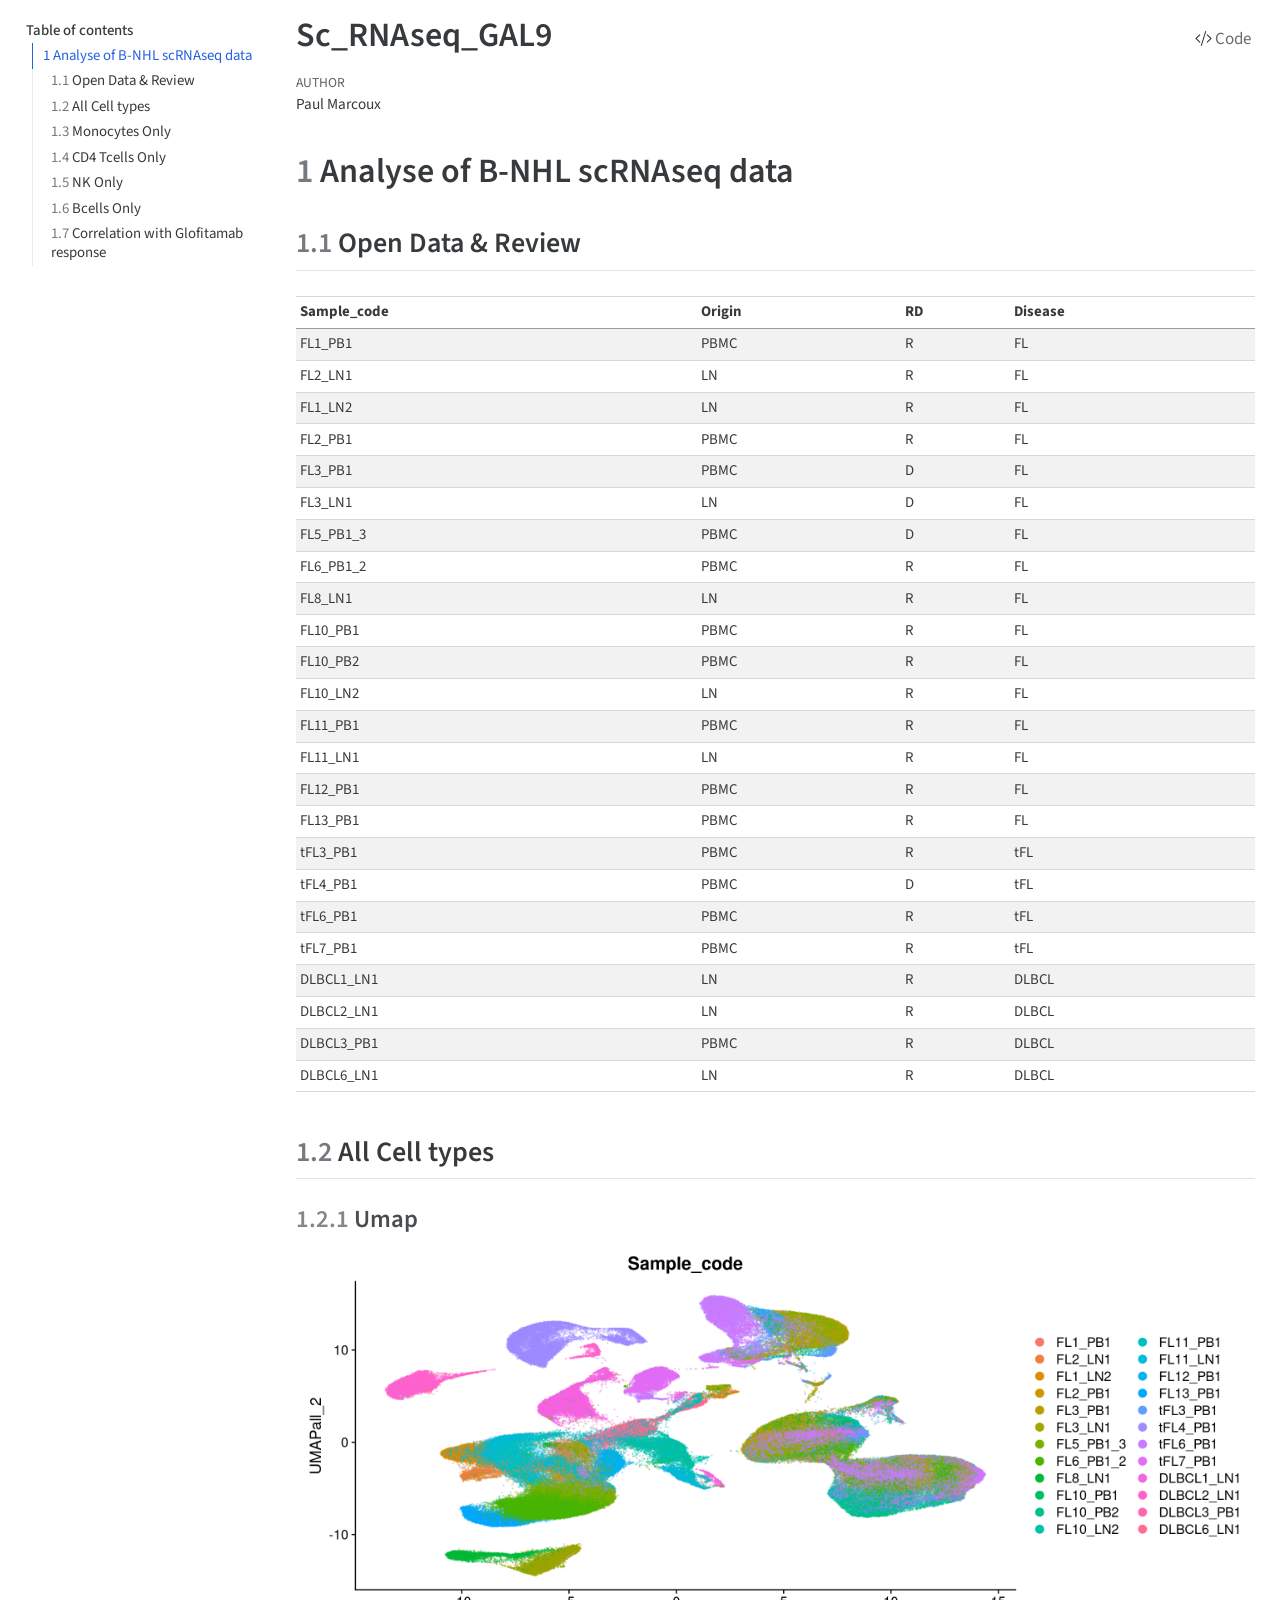
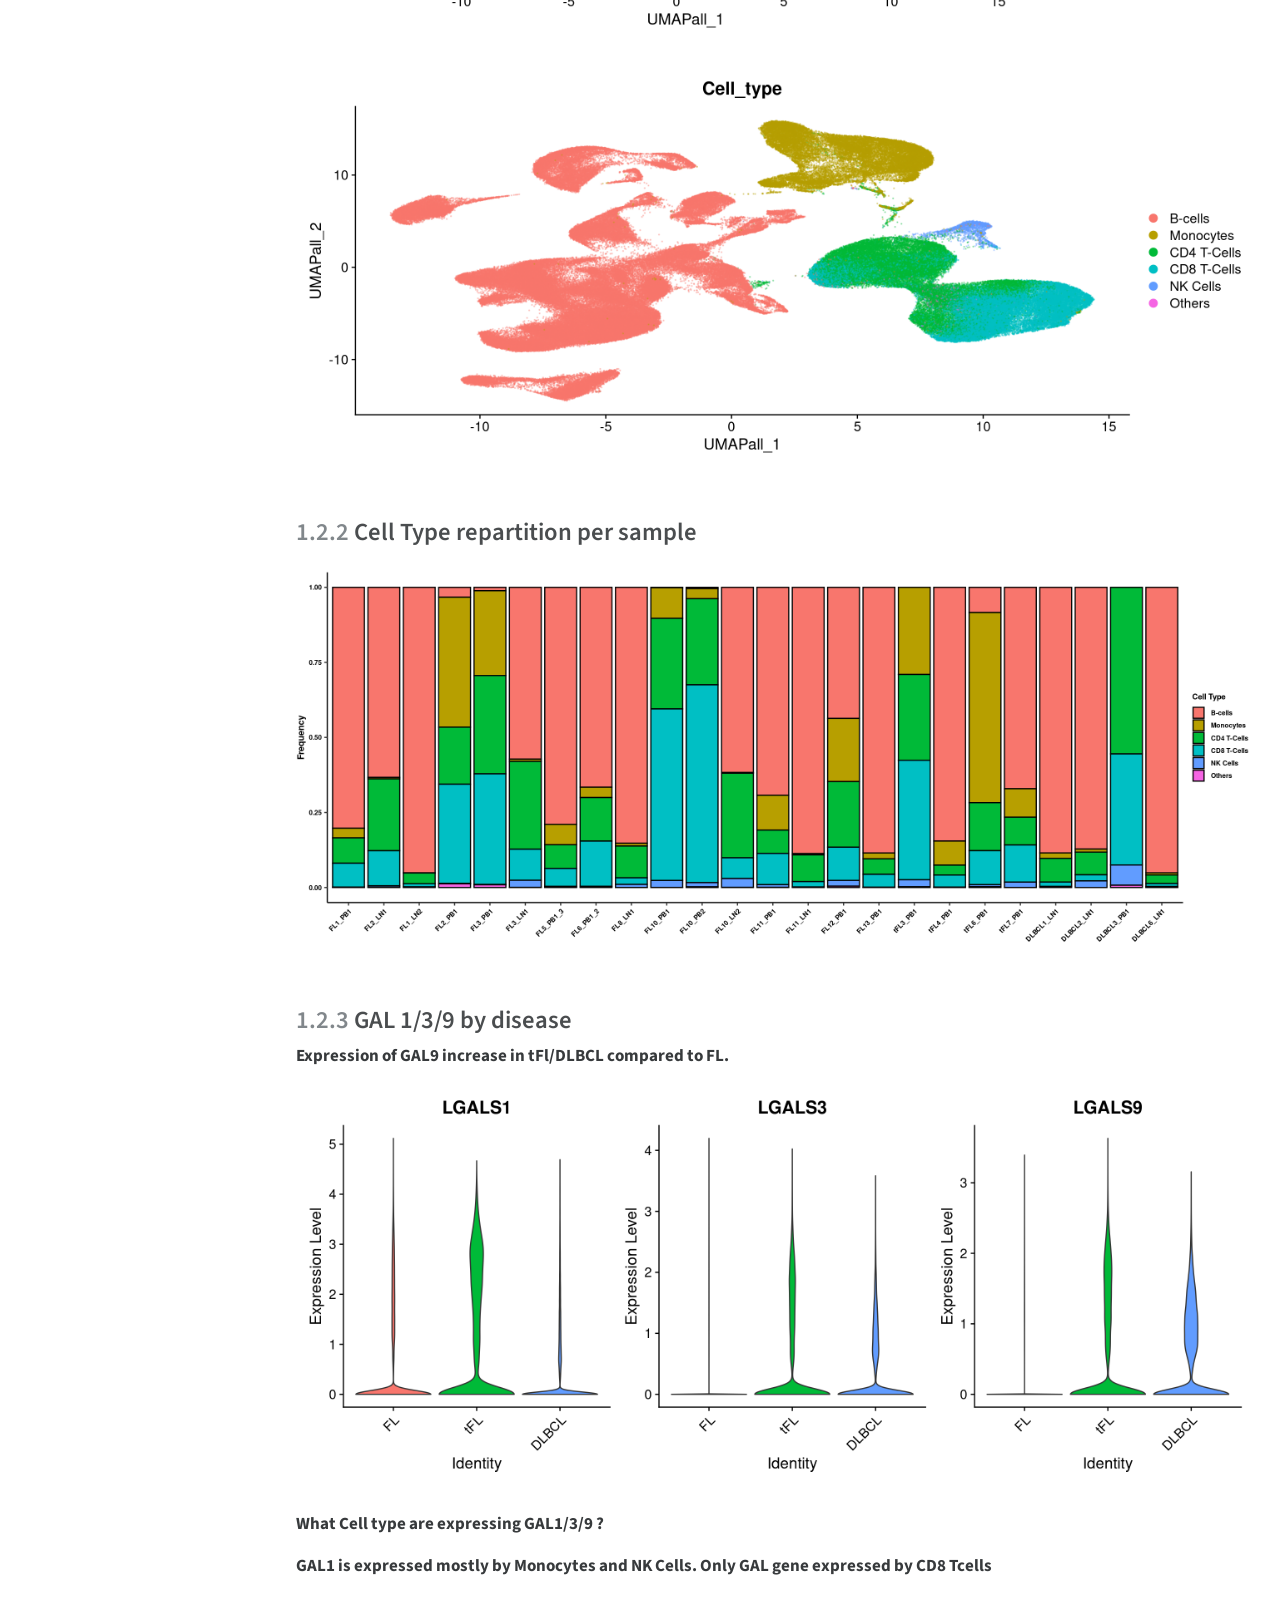
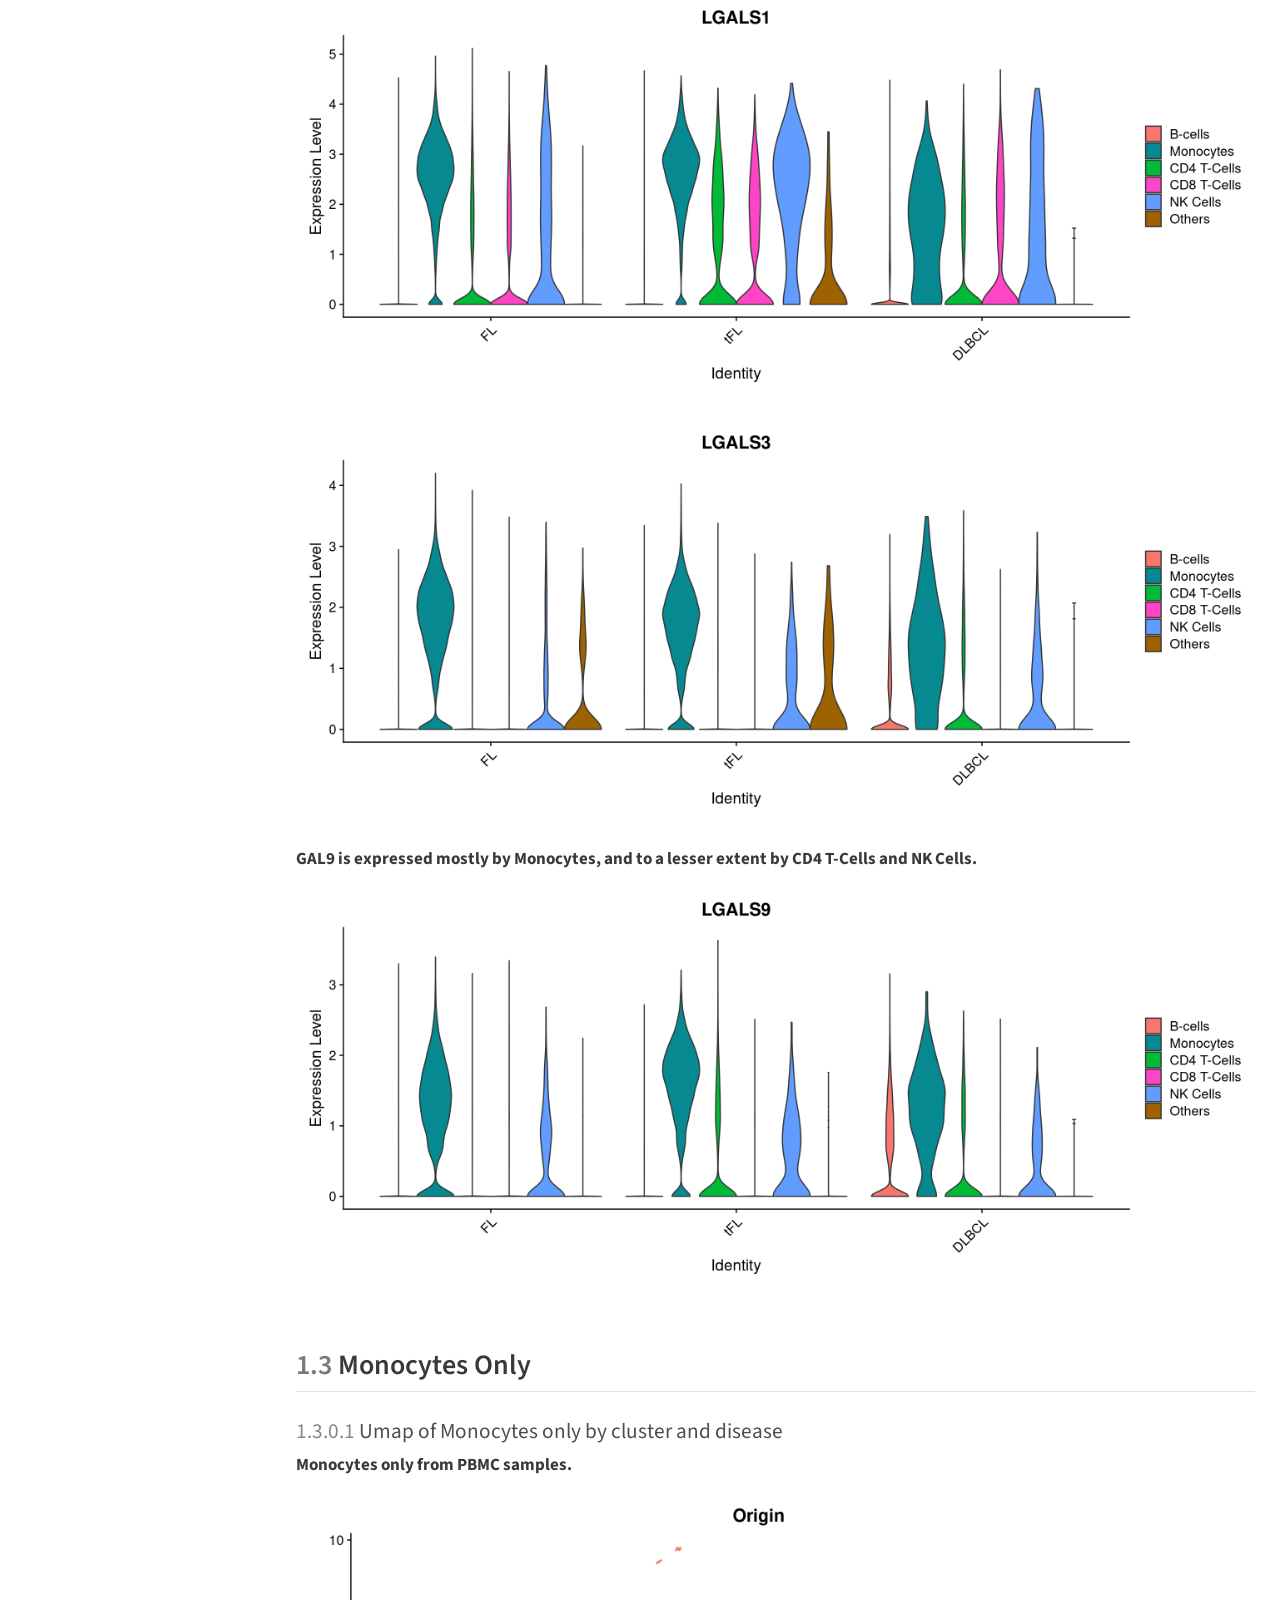
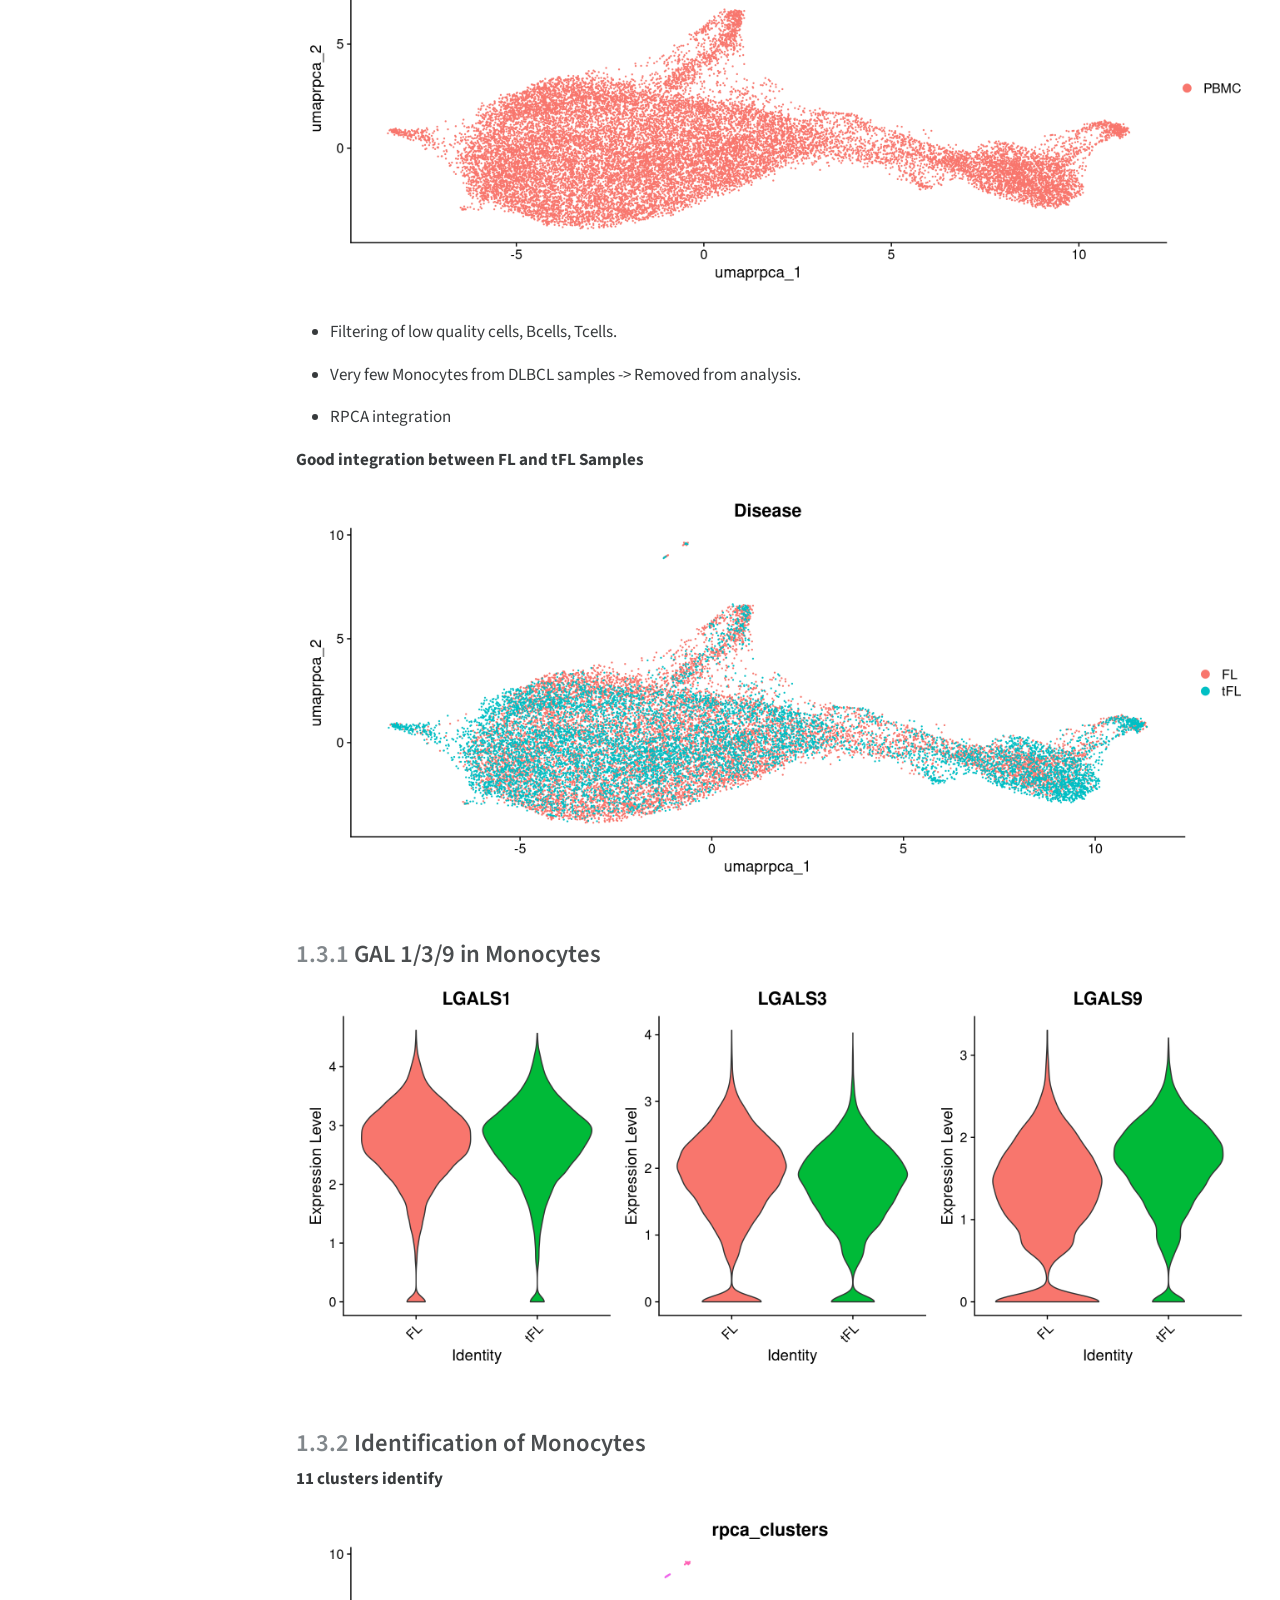
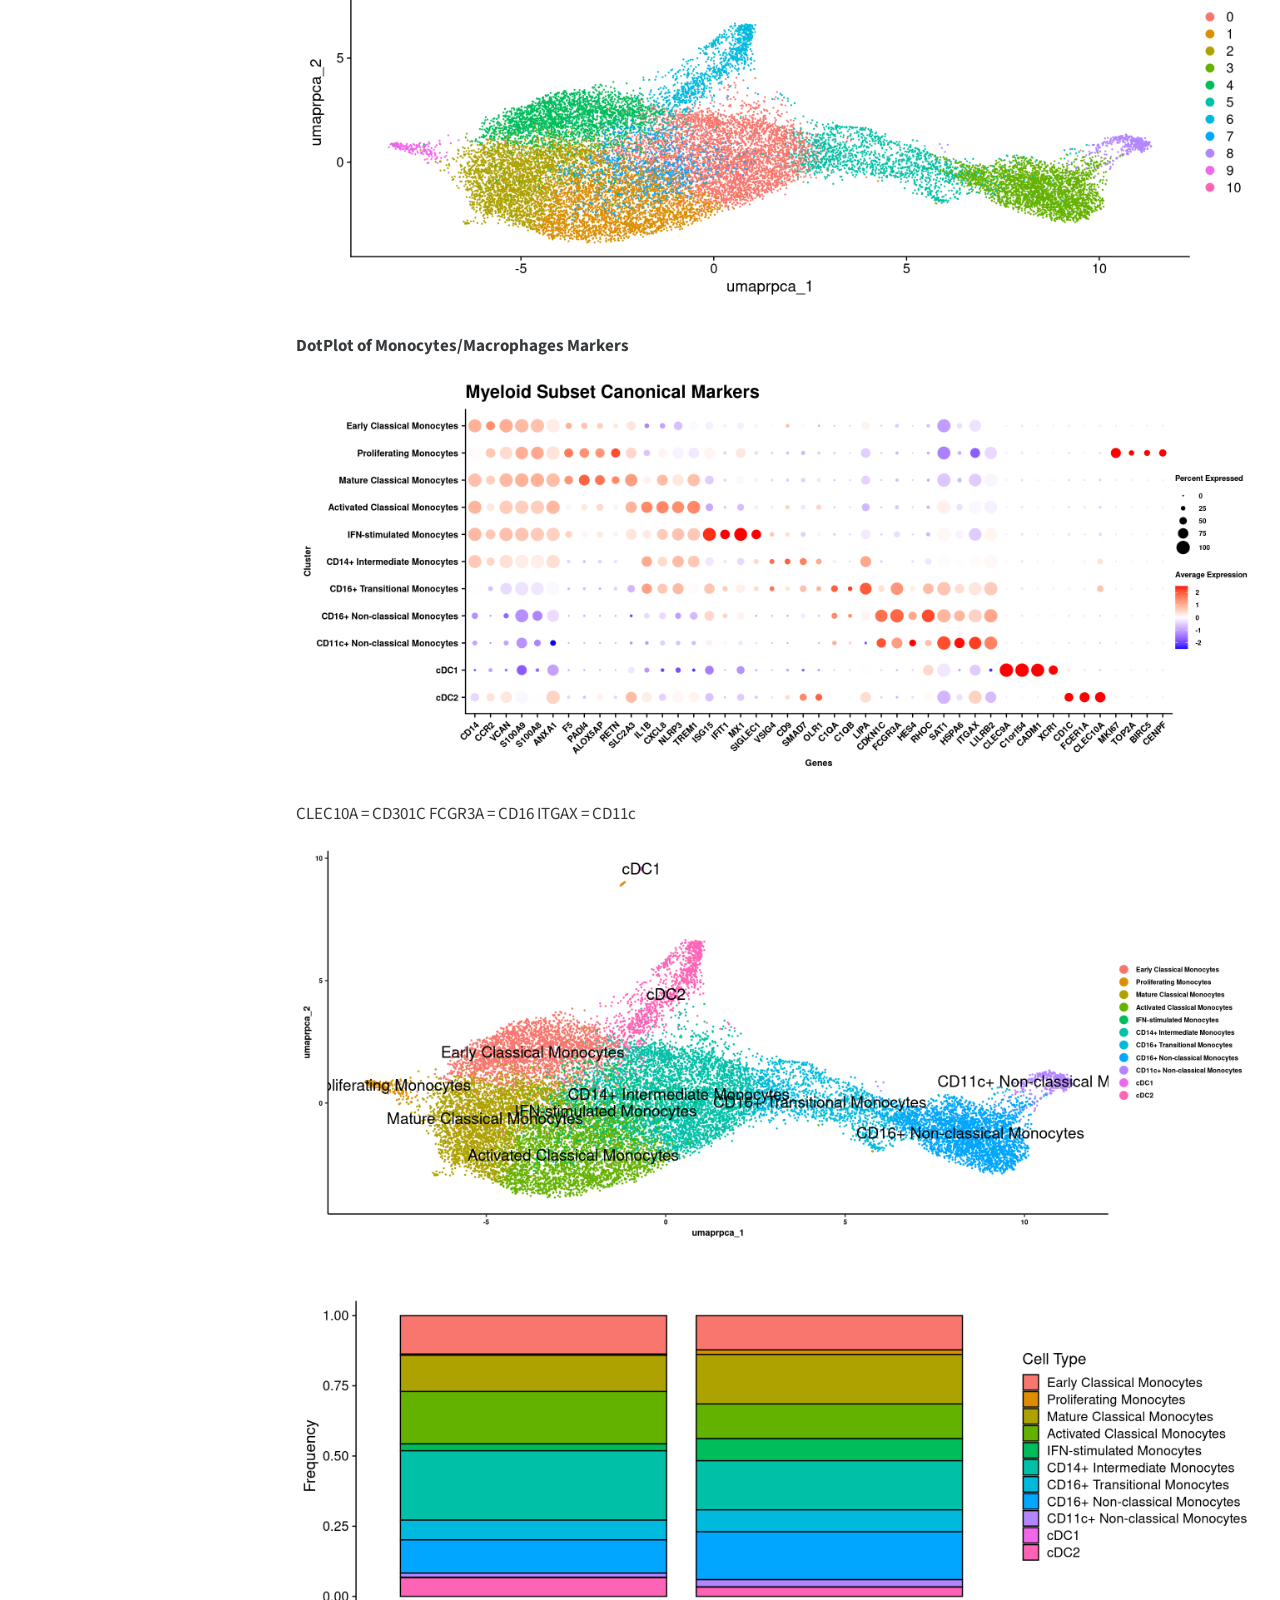
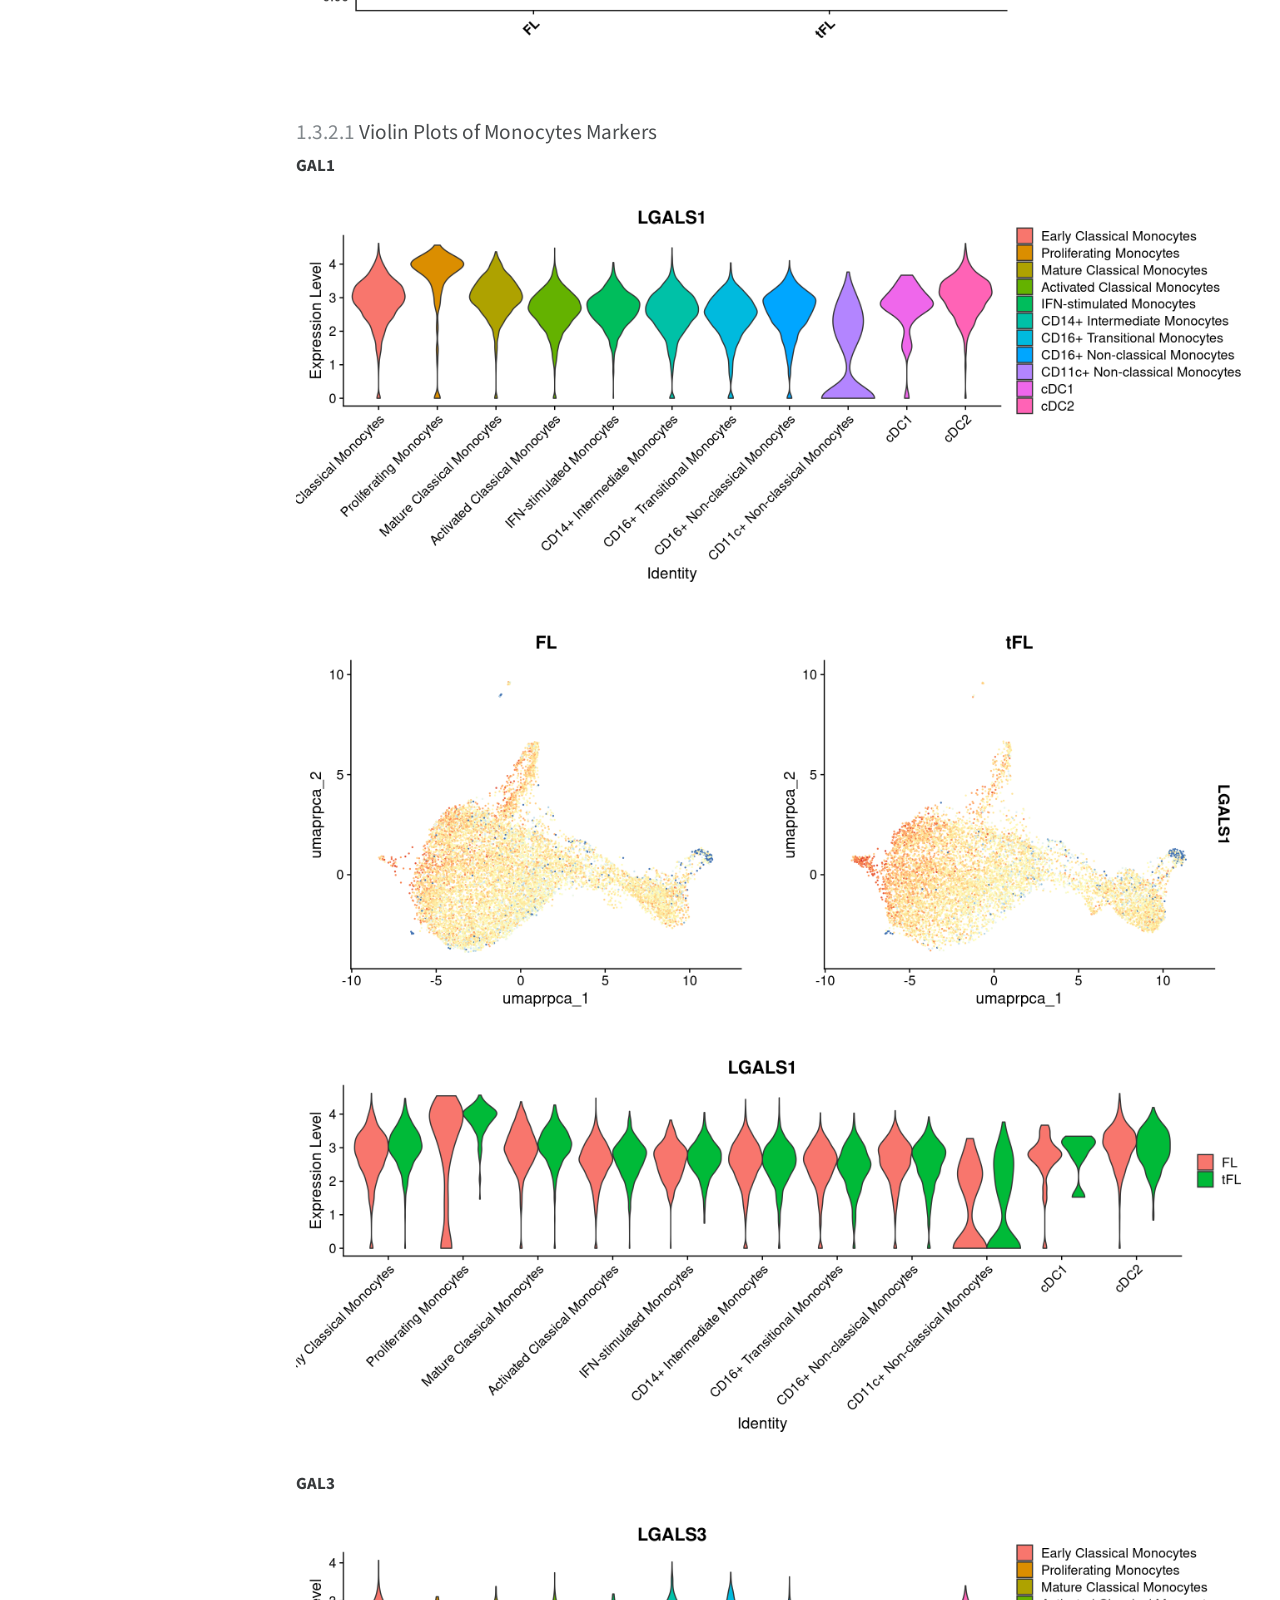
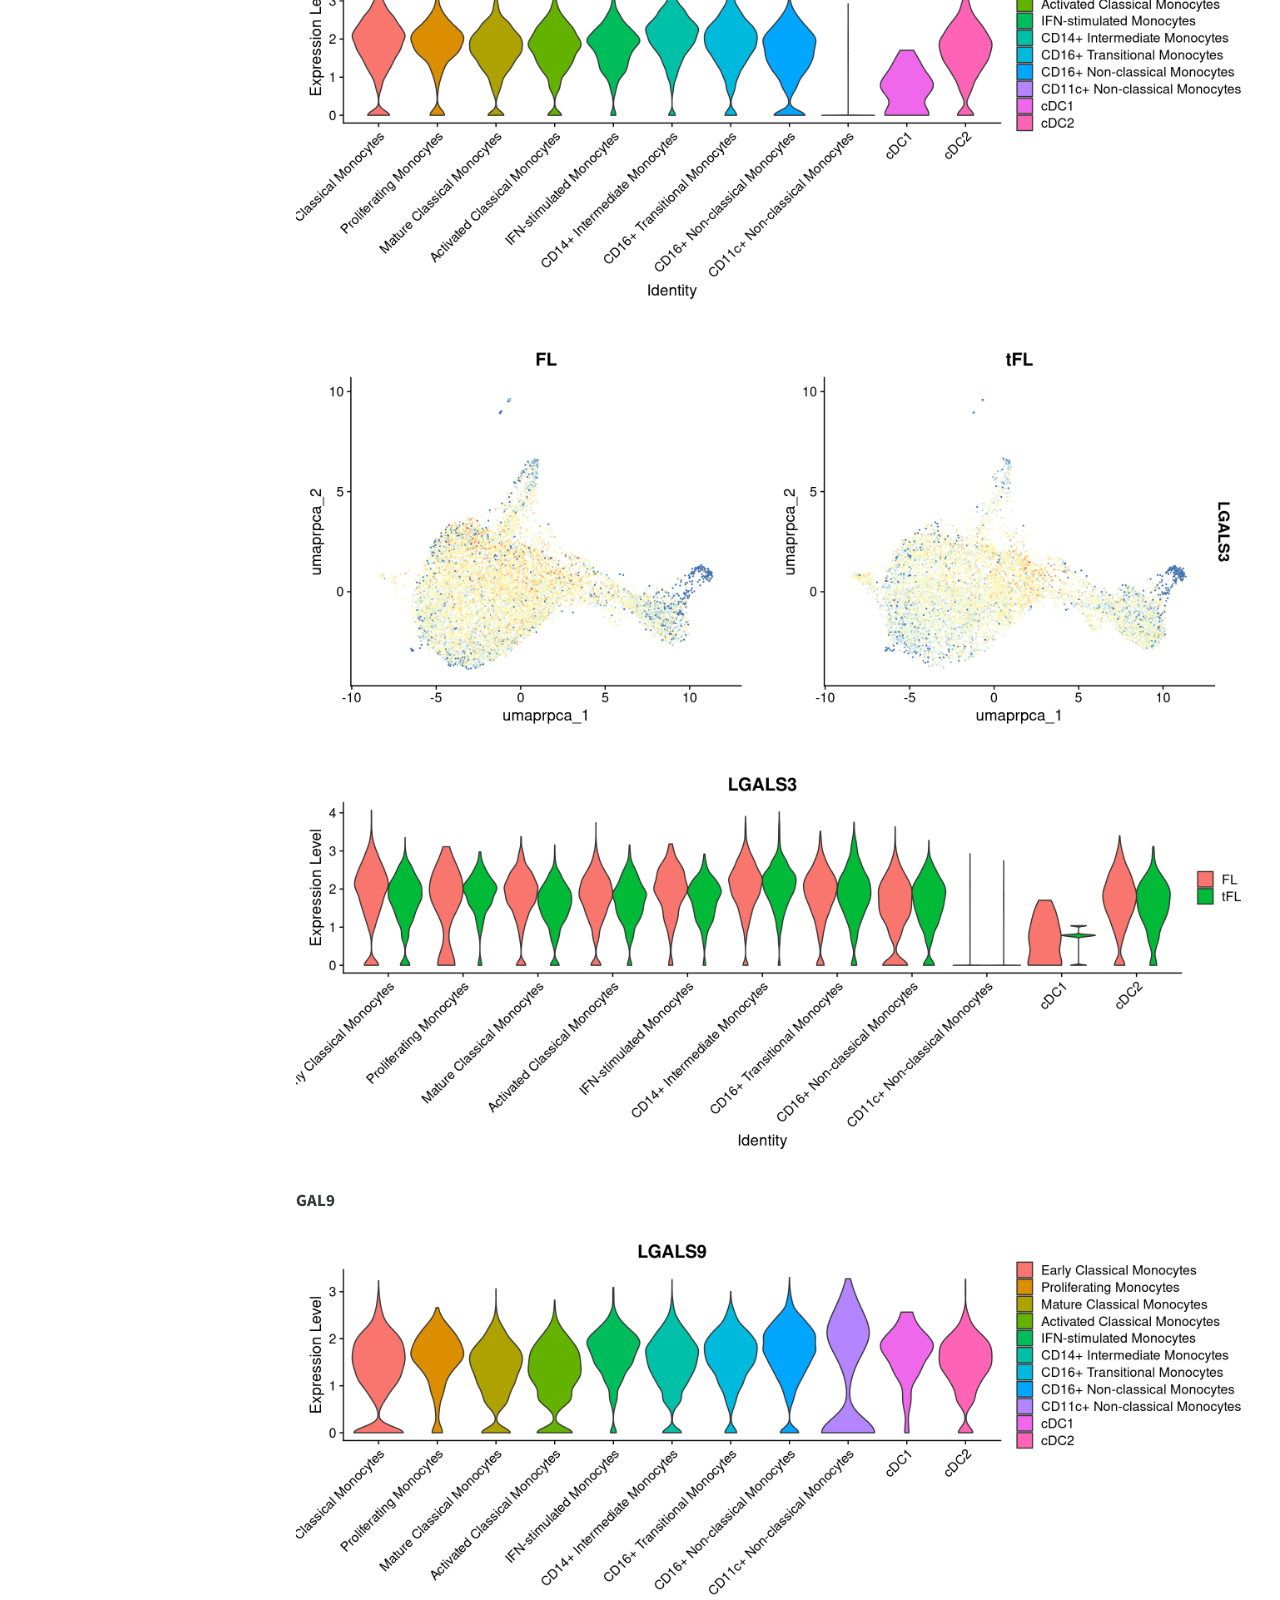
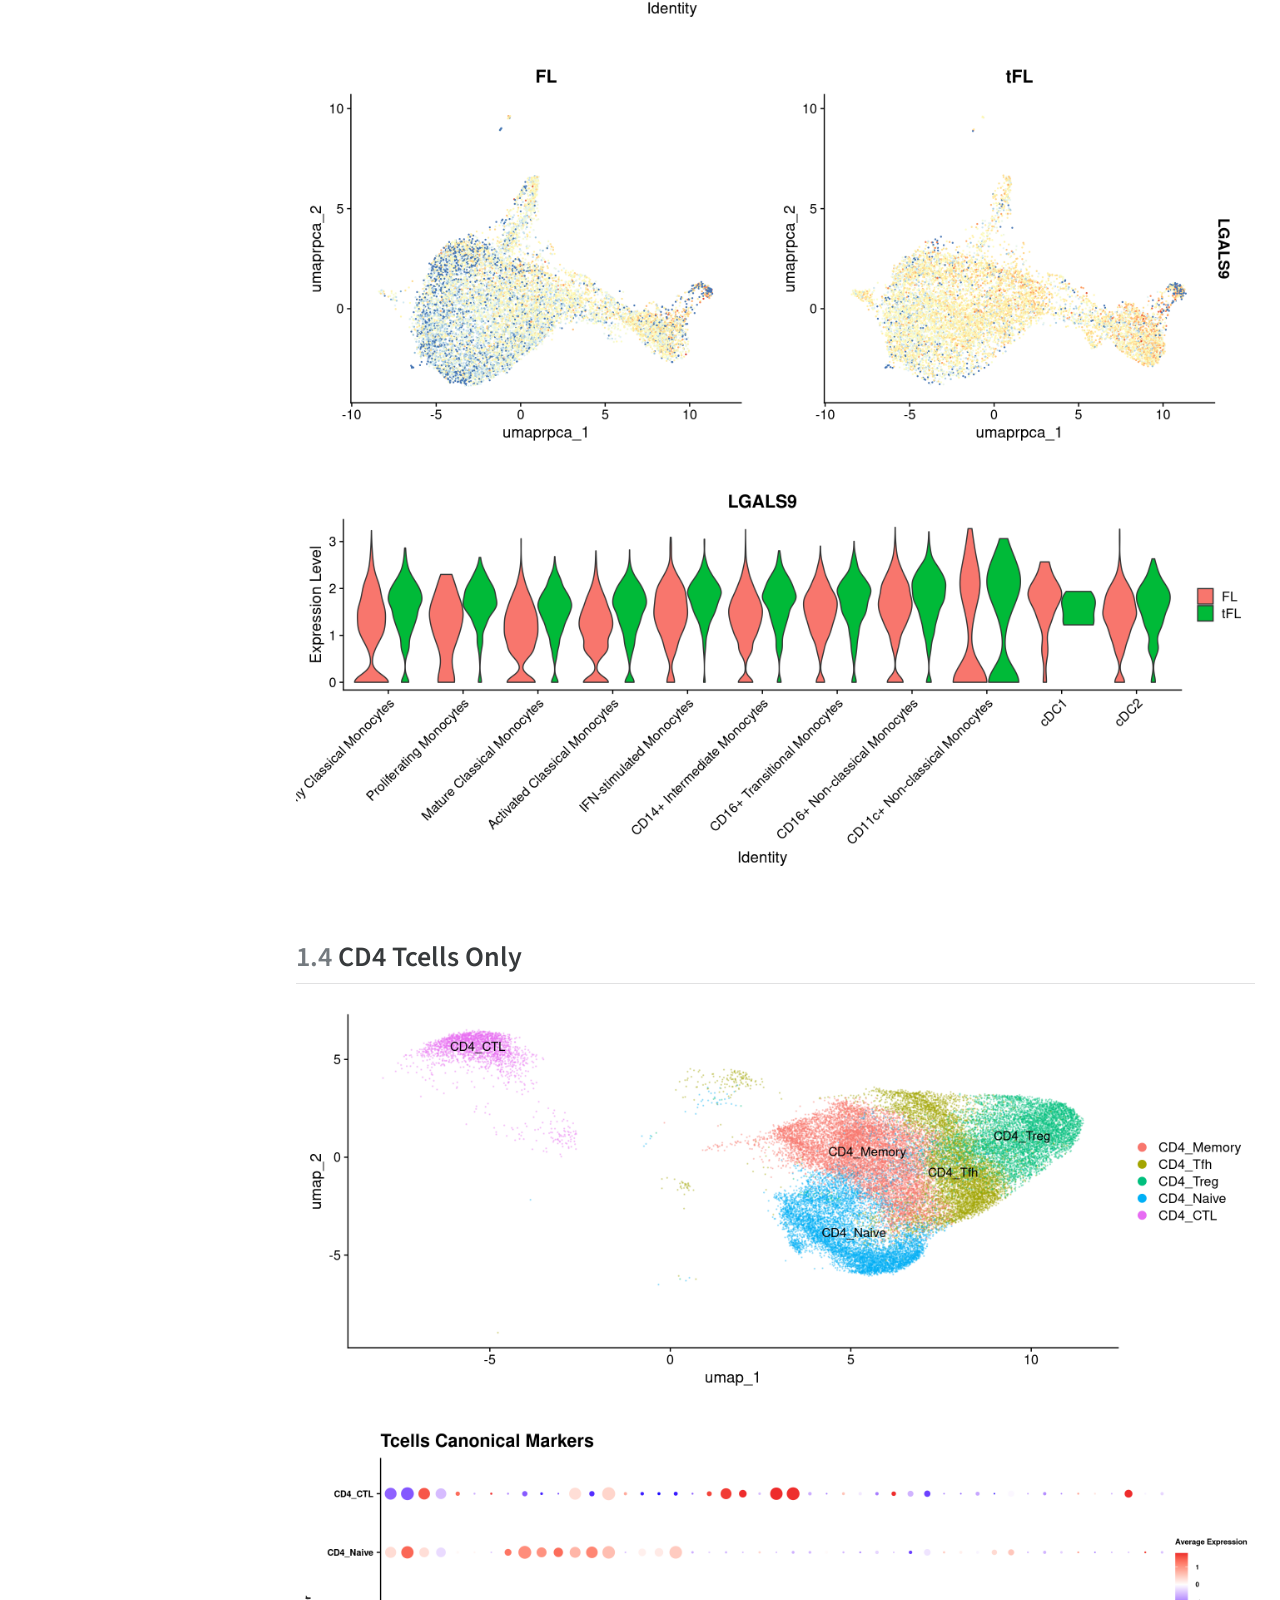
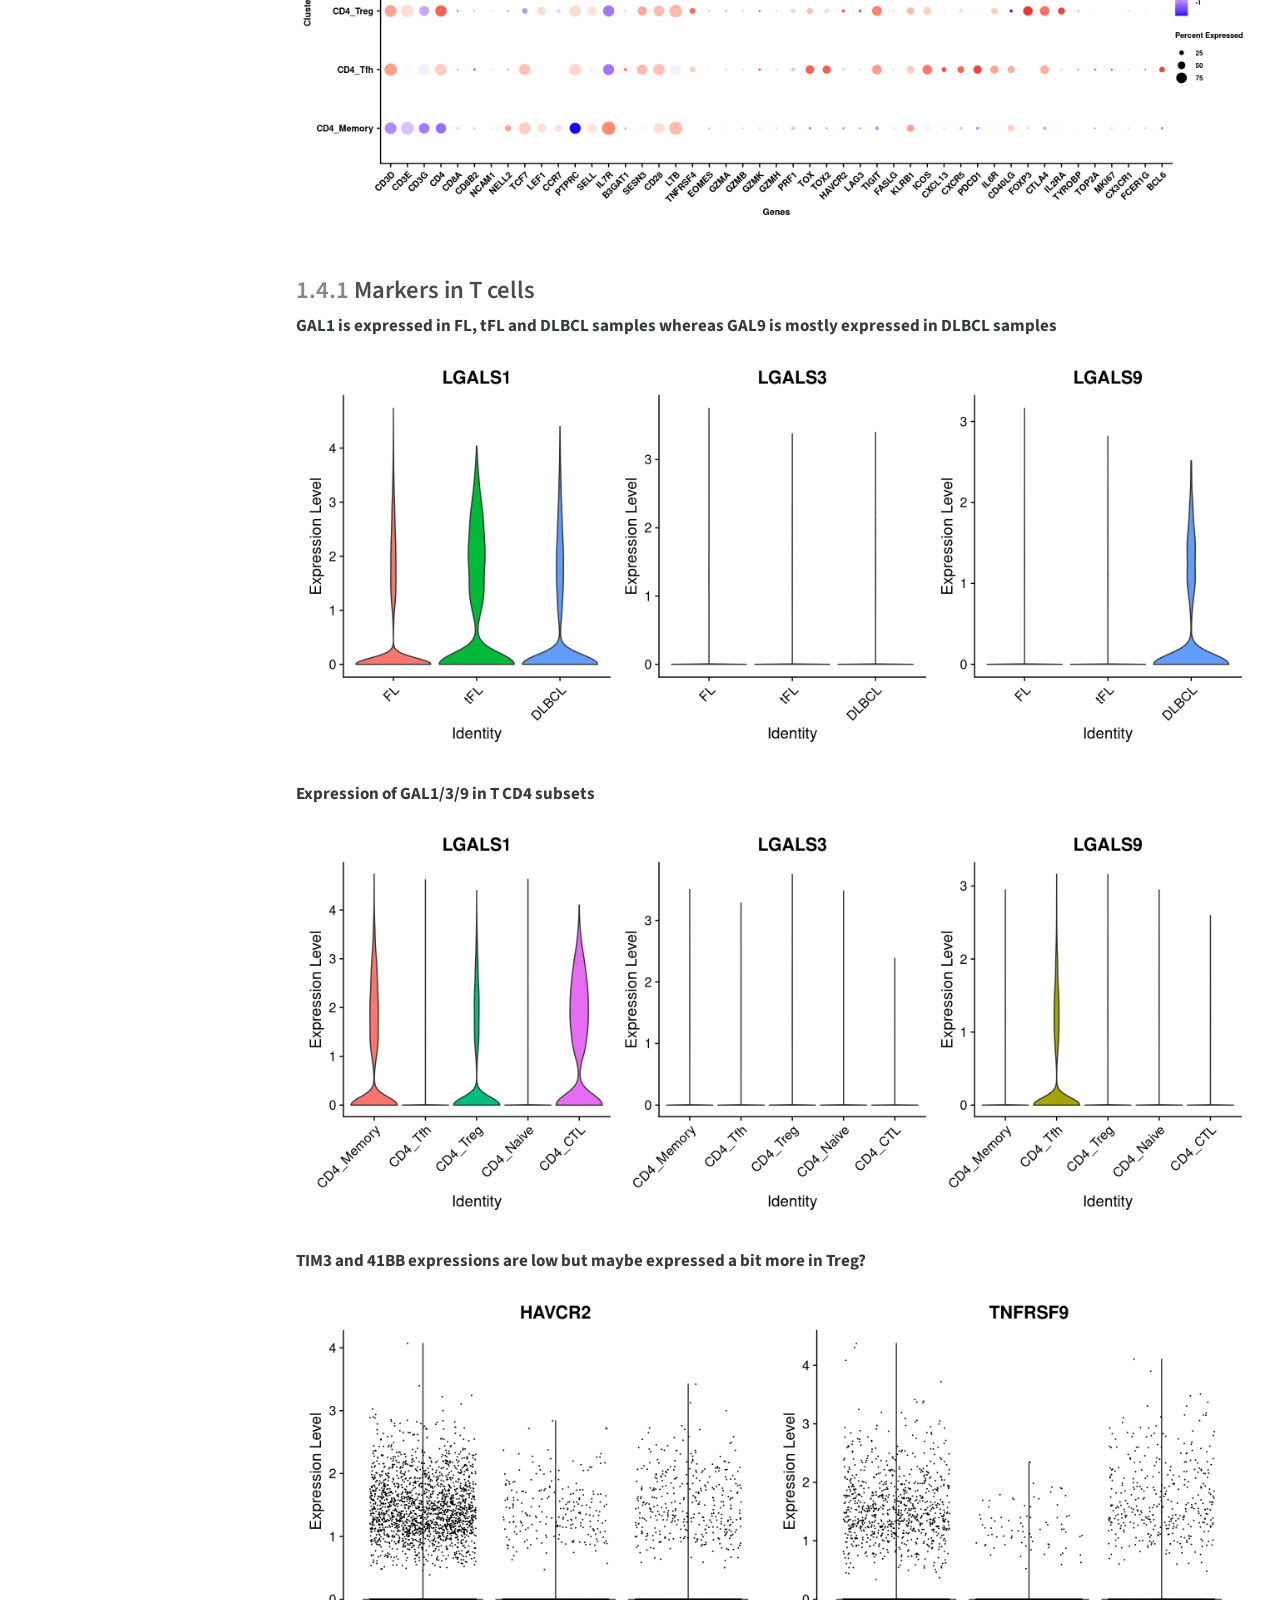
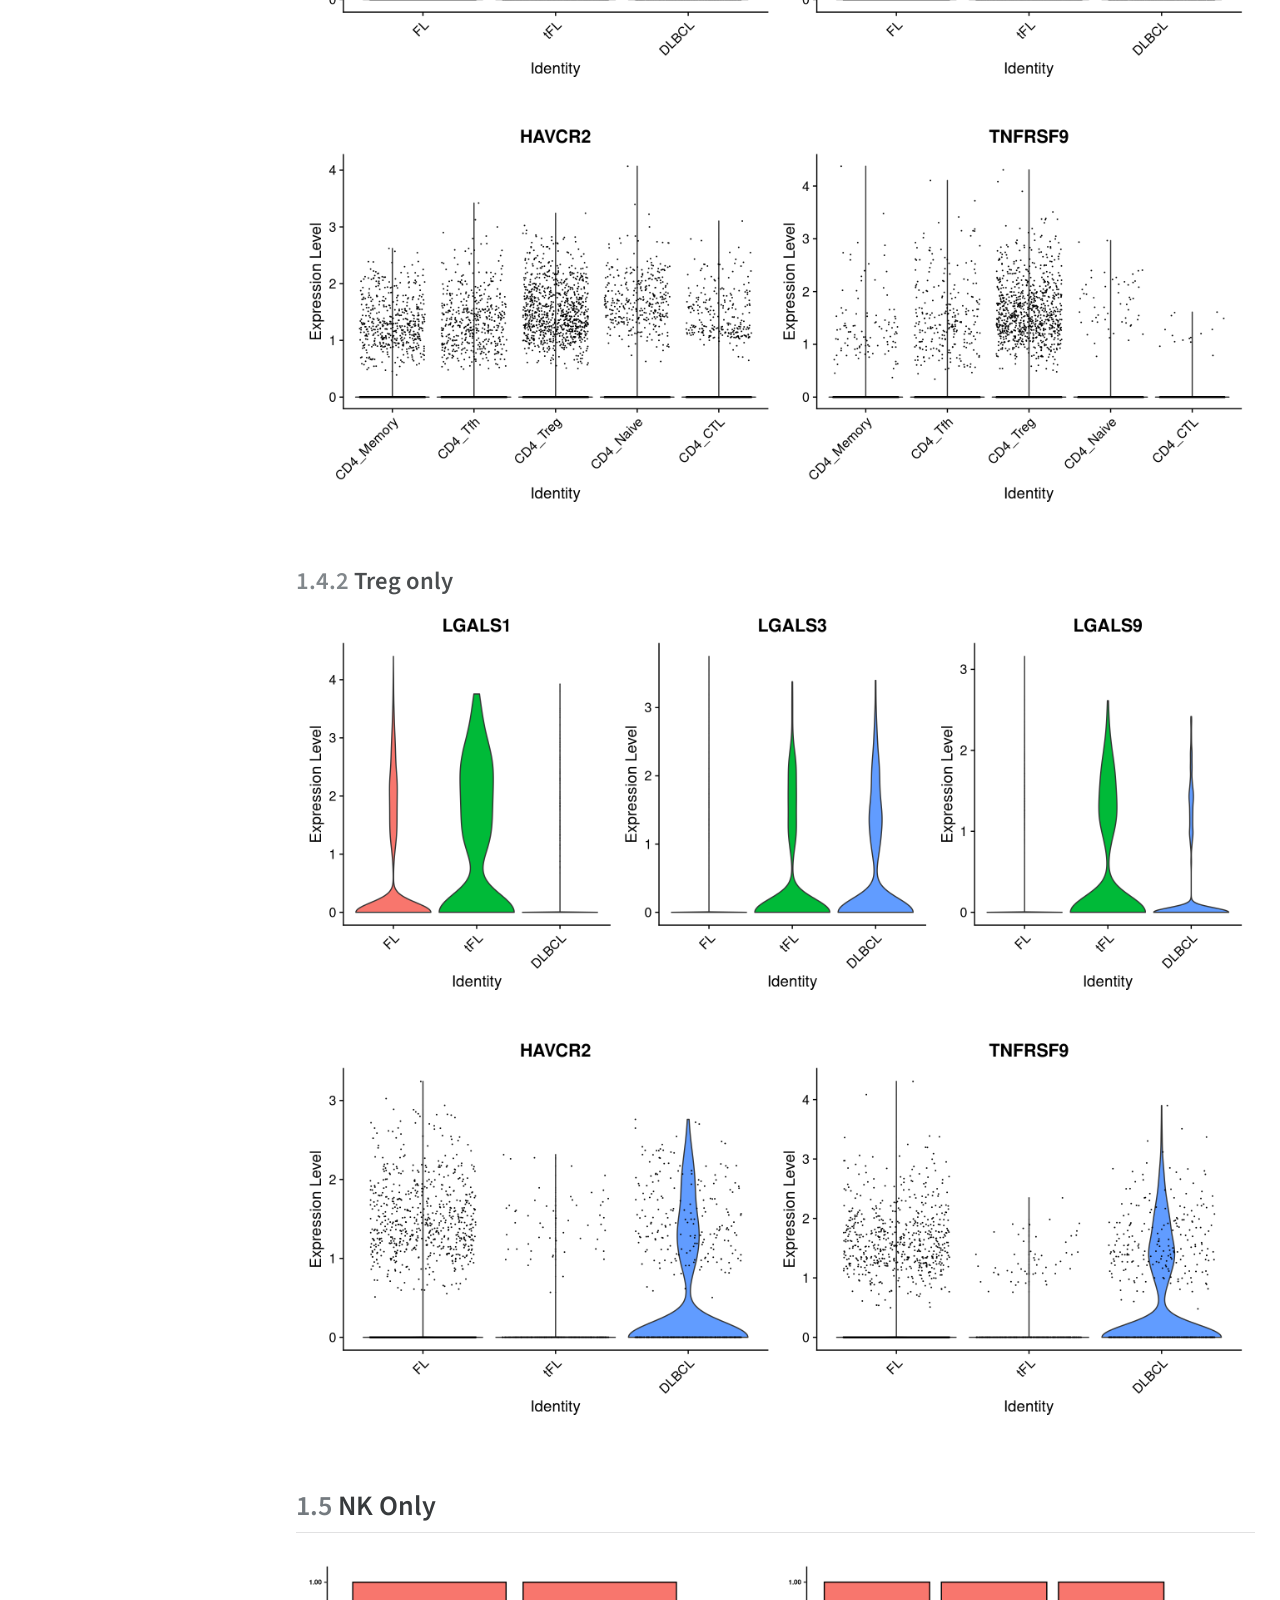
<file: index.html>
<!DOCTYPE html>
<html xmlns="http://www.w3.org/1999/xhtml" lang="en" xml:lang="en"><head>

<meta charset="utf-8">
<meta name="generator" content="quarto-1.6.42">

<meta name="viewport" content="width=device-width, initial-scale=1.0, user-scalable=yes">

<meta name="author" content="Paul Marcoux">

<title>Sc_RNAseq_GAL9</title>
<style>
code{white-space: pre-wrap;}
span.smallcaps{font-variant: small-caps;}
div.columns{display: flex; gap: min(4vw, 1.5em);}
div.column{flex: auto; overflow-x: auto;}
div.hanging-indent{margin-left: 1.5em; text-indent: -1.5em;}
ul.task-list{list-style: none;}
ul.task-list li input[type="checkbox"] {
  width: 0.8em;
  margin: 0 0.8em 0.2em -1em; /* quarto-specific, see https://github.com/quarto-dev/quarto-cli/issues/4556 */ 
  vertical-align: middle;
}
/* CSS for syntax highlighting */
pre > code.sourceCode { white-space: pre; position: relative; }
pre > code.sourceCode > span { line-height: 1.25; }
pre > code.sourceCode > span:empty { height: 1.2em; }
.sourceCode { overflow: visible; }
code.sourceCode > span { color: inherit; text-decoration: inherit; }
div.sourceCode { margin: 1em 0; }
pre.sourceCode { margin: 0; }
@media screen {
div.sourceCode { overflow: auto; }
}
@media print {
pre > code.sourceCode { white-space: pre-wrap; }
pre > code.sourceCode > span { display: inline-block; text-indent: -5em; padding-left: 5em; }
}
pre.numberSource code
  { counter-reset: source-line 0; }
pre.numberSource code > span
  { position: relative; left: -4em; counter-increment: source-line; }
pre.numberSource code > span > a:first-child::before
  { content: counter(source-line);
    position: relative; left: -1em; text-align: right; vertical-align: baseline;
    border: none; display: inline-block;
    -webkit-touch-callout: none; -webkit-user-select: none;
    -khtml-user-select: none; -moz-user-select: none;
    -ms-user-select: none; user-select: none;
    padding: 0 4px; width: 4em;
  }
pre.numberSource { margin-left: 3em;  padding-left: 4px; }
div.sourceCode
  {   }
@media screen {
pre > code.sourceCode > span > a:first-child::before { text-decoration: underline; }
}
</style>


<script src="Sc_RNAseq_GAL9_files/libs/clipboard/clipboard.min.js"></script>
<script src="Sc_RNAseq_GAL9_files/libs/quarto-html/quarto.js"></script>
<script src="Sc_RNAseq_GAL9_files/libs/quarto-html/popper.min.js"></script>
<script src="Sc_RNAseq_GAL9_files/libs/quarto-html/tippy.umd.min.js"></script>
<script src="Sc_RNAseq_GAL9_files/libs/quarto-html/anchor.min.js"></script>
<link href="Sc_RNAseq_GAL9_files/libs/quarto-html/tippy.css" rel="stylesheet">
<link href="Sc_RNAseq_GAL9_files/libs/quarto-html/quarto-syntax-highlighting-2f5df379a58b258e96c21c0638c20c03.css" rel="stylesheet" id="quarto-text-highlighting-styles">
<script src="Sc_RNAseq_GAL9_files/libs/bootstrap/bootstrap.min.js"></script>
<link href="Sc_RNAseq_GAL9_files/libs/bootstrap/bootstrap-icons.css" rel="stylesheet">
<link href="Sc_RNAseq_GAL9_files/libs/bootstrap/bootstrap-c794ee49b626ebf914d72f2d9e6b3318.min.css" rel="stylesheet" append-hash="true" id="quarto-bootstrap" data-mode="light">


</head>

<body>

<div id="quarto-content" class="page-columns page-rows-contents page-layout-full toc-left">
<div id="quarto-sidebar-toc-left" class="sidebar toc-left">
  <nav id="TOC" role="doc-toc" class="toc-active">
    <h2 id="toc-title">Table of contents</h2>
   
  <ul>
  <li><a href="#analyse-of-b-nhl-scrnaseq-data" id="toc-analyse-of-b-nhl-scrnaseq-data" class="nav-link active" data-scroll-target="#analyse-of-b-nhl-scrnaseq-data"><span class="header-section-number">1</span> Analyse of B-NHL scRNAseq data</a>
  <ul class="collapse">
  <li><a href="#open-data-review" id="toc-open-data-review" class="nav-link" data-scroll-target="#open-data-review"><span class="header-section-number">1.1</span> Open Data &amp; Review</a></li>
  <li><a href="#all-cell-types" id="toc-all-cell-types" class="nav-link" data-scroll-target="#all-cell-types"><span class="header-section-number">1.2</span> All Cell types</a>
  <ul class="collapse">
  <li><a href="#umap" id="toc-umap" class="nav-link" data-scroll-target="#umap"><span class="header-section-number">1.2.1</span> Umap</a></li>
  <li><a href="#cell-type-repartition-per-sample" id="toc-cell-type-repartition-per-sample" class="nav-link" data-scroll-target="#cell-type-repartition-per-sample"><span class="header-section-number">1.2.2</span> Cell Type repartition per sample</a></li>
  <li><a href="#gal-139-by-disease" id="toc-gal-139-by-disease" class="nav-link" data-scroll-target="#gal-139-by-disease"><span class="header-section-number">1.2.3</span> GAL 1/3/9 by disease</a></li>
  </ul></li>
  <li><a href="#monocytes-only" id="toc-monocytes-only" class="nav-link" data-scroll-target="#monocytes-only"><span class="header-section-number">1.3</span> Monocytes Only</a>
  <ul class="collapse">
  <li><a href="#gal-139-in-monocytes" id="toc-gal-139-in-monocytes" class="nav-link" data-scroll-target="#gal-139-in-monocytes"><span class="header-section-number">1.3.1</span> GAL 1/3/9 in Monocytes</a></li>
  <li><a href="#identification-of-monocytes" id="toc-identification-of-monocytes" class="nav-link" data-scroll-target="#identification-of-monocytes"><span class="header-section-number">1.3.2</span> Identification of Monocytes</a></li>
  </ul></li>
  <li><a href="#cd4-tcells-only" id="toc-cd4-tcells-only" class="nav-link" data-scroll-target="#cd4-tcells-only"><span class="header-section-number">1.4</span> CD4 Tcells Only</a>
  <ul class="collapse">
  <li><a href="#markers-in-t-cells" id="toc-markers-in-t-cells" class="nav-link" data-scroll-target="#markers-in-t-cells"><span class="header-section-number">1.4.1</span> Markers in T cells</a></li>
  <li><a href="#treg-only" id="toc-treg-only" class="nav-link" data-scroll-target="#treg-only"><span class="header-section-number">1.4.2</span> Treg only</a></li>
  </ul></li>
  <li><a href="#nk-only" id="toc-nk-only" class="nav-link" data-scroll-target="#nk-only"><span class="header-section-number">1.5</span> NK Only</a>
  <ul class="collapse">
  <li><a href="#markers-in-nk" id="toc-markers-in-nk" class="nav-link" data-scroll-target="#markers-in-nk"><span class="header-section-number">1.5.1</span> Markers in NK</a></li>
  </ul></li>
  <li><a href="#bcells-only" id="toc-bcells-only" class="nav-link" data-scroll-target="#bcells-only"><span class="header-section-number">1.6</span> Bcells Only</a>
  <ul class="collapse">
  <li><a href="#bcells-umap" id="toc-bcells-umap" class="nav-link" data-scroll-target="#bcells-umap"><span class="header-section-number">1.6.1</span> BCells Umap</a></li>
  <li><a href="#b-cells-repartition" id="toc-b-cells-repartition" class="nav-link" data-scroll-target="#b-cells-repartition"><span class="header-section-number">1.6.2</span> B Cells repartition</a></li>
  <li><a href="#markers-in-b-cells" id="toc-markers-in-b-cells" class="nav-link" data-scroll-target="#markers-in-b-cells"><span class="header-section-number">1.6.3</span> Markers in B Cells</a></li>
  </ul></li>
  <li><a href="#correlation-with-glofitamab-response" id="toc-correlation-with-glofitamab-response" class="nav-link" data-scroll-target="#correlation-with-glofitamab-response"><span class="header-section-number">1.7</span> Correlation with Glofitamab response</a>
  <ul class="collapse">
  <li><a href="#all-cell-type" id="toc-all-cell-type" class="nav-link" data-scroll-target="#all-cell-type"><span class="header-section-number">1.7.1</span> All cell type</a></li>
  <li><a href="#in-monocytes" id="toc-in-monocytes" class="nav-link" data-scroll-target="#in-monocytes"><span class="header-section-number">1.7.2</span> In Monocytes</a></li>
  <li><a href="#in-nk-cells" id="toc-in-nk-cells" class="nav-link" data-scroll-target="#in-nk-cells"><span class="header-section-number">1.7.3</span> In NK cells</a></li>
  <li><a href="#in-cd4-t-cells" id="toc-in-cd4-t-cells" class="nav-link" data-scroll-target="#in-cd4-t-cells"><span class="header-section-number">1.7.4</span> In CD4 T-cells</a></li>
  </ul></li>
  </ul></li>
  </ul>
</nav>
</div>
<div id="quarto-margin-sidebar" class="sidebar margin-sidebar zindex-bottom">
</div>
<main class="content column-page-right" id="quarto-document-content">

<header id="title-block-header" class="quarto-title-block default">
<div class="quarto-title">
<div class="quarto-title-block"><div><h1 class="title">Sc_RNAseq_GAL9</h1><button type="button" class="btn code-tools-button" id="quarto-code-tools-source"><i class="bi"></i> Code</button></div></div>
</div>



<div class="quarto-title-meta column-page-right">

    <div>
    <div class="quarto-title-meta-heading">Author</div>
    <div class="quarto-title-meta-contents">
             <p>Paul Marcoux </p>
          </div>
  </div>
    
  
    
  </div>
  


</header>


<section id="analyse-of-b-nhl-scrnaseq-data" class="level1" data-number="1">
<h1 data-number="1"><span class="header-section-number">1</span> Analyse of B-NHL scRNAseq data</h1>
<section id="open-data-review" class="level2" data-number="1.1">
<h2 data-number="1.1" class="anchored" data-anchor-id="open-data-review"><span class="header-section-number">1.1</span> Open Data &amp; Review</h2>
<div class="cell">
<div class="cell-output-display">
<table class="caption-top table table-sm table-striped small">
<thead>
<tr class="header">
<th style="text-align: left;">Sample_code</th>
<th style="text-align: left;">Origin</th>
<th style="text-align: left;">RD</th>
<th style="text-align: left;">Disease</th>
</tr>
</thead>
<tbody>
<tr class="odd">
<td style="text-align: left;">FL1_PB1</td>
<td style="text-align: left;">PBMC</td>
<td style="text-align: left;">R</td>
<td style="text-align: left;">FL</td>
</tr>
<tr class="even">
<td style="text-align: left;">FL2_LN1</td>
<td style="text-align: left;">LN</td>
<td style="text-align: left;">R</td>
<td style="text-align: left;">FL</td>
</tr>
<tr class="odd">
<td style="text-align: left;">FL1_LN2</td>
<td style="text-align: left;">LN</td>
<td style="text-align: left;">R</td>
<td style="text-align: left;">FL</td>
</tr>
<tr class="even">
<td style="text-align: left;">FL2_PB1</td>
<td style="text-align: left;">PBMC</td>
<td style="text-align: left;">R</td>
<td style="text-align: left;">FL</td>
</tr>
<tr class="odd">
<td style="text-align: left;">FL3_PB1</td>
<td style="text-align: left;">PBMC</td>
<td style="text-align: left;">D</td>
<td style="text-align: left;">FL</td>
</tr>
<tr class="even">
<td style="text-align: left;">FL3_LN1</td>
<td style="text-align: left;">LN</td>
<td style="text-align: left;">D</td>
<td style="text-align: left;">FL</td>
</tr>
<tr class="odd">
<td style="text-align: left;">FL5_PB1_3</td>
<td style="text-align: left;">PBMC</td>
<td style="text-align: left;">D</td>
<td style="text-align: left;">FL</td>
</tr>
<tr class="even">
<td style="text-align: left;">FL6_PB1_2</td>
<td style="text-align: left;">PBMC</td>
<td style="text-align: left;">R</td>
<td style="text-align: left;">FL</td>
</tr>
<tr class="odd">
<td style="text-align: left;">FL8_LN1</td>
<td style="text-align: left;">LN</td>
<td style="text-align: left;">R</td>
<td style="text-align: left;">FL</td>
</tr>
<tr class="even">
<td style="text-align: left;">FL10_PB1</td>
<td style="text-align: left;">PBMC</td>
<td style="text-align: left;">R</td>
<td style="text-align: left;">FL</td>
</tr>
<tr class="odd">
<td style="text-align: left;">FL10_PB2</td>
<td style="text-align: left;">PBMC</td>
<td style="text-align: left;">R</td>
<td style="text-align: left;">FL</td>
</tr>
<tr class="even">
<td style="text-align: left;">FL10_LN2</td>
<td style="text-align: left;">LN</td>
<td style="text-align: left;">R</td>
<td style="text-align: left;">FL</td>
</tr>
<tr class="odd">
<td style="text-align: left;">FL11_PB1</td>
<td style="text-align: left;">PBMC</td>
<td style="text-align: left;">R</td>
<td style="text-align: left;">FL</td>
</tr>
<tr class="even">
<td style="text-align: left;">FL11_LN1</td>
<td style="text-align: left;">LN</td>
<td style="text-align: left;">R</td>
<td style="text-align: left;">FL</td>
</tr>
<tr class="odd">
<td style="text-align: left;">FL12_PB1</td>
<td style="text-align: left;">PBMC</td>
<td style="text-align: left;">R</td>
<td style="text-align: left;">FL</td>
</tr>
<tr class="even">
<td style="text-align: left;">FL13_PB1</td>
<td style="text-align: left;">PBMC</td>
<td style="text-align: left;">R</td>
<td style="text-align: left;">FL</td>
</tr>
<tr class="odd">
<td style="text-align: left;">tFL3_PB1</td>
<td style="text-align: left;">PBMC</td>
<td style="text-align: left;">R</td>
<td style="text-align: left;">tFL</td>
</tr>
<tr class="even">
<td style="text-align: left;">tFL4_PB1</td>
<td style="text-align: left;">PBMC</td>
<td style="text-align: left;">D</td>
<td style="text-align: left;">tFL</td>
</tr>
<tr class="odd">
<td style="text-align: left;">tFL6_PB1</td>
<td style="text-align: left;">PBMC</td>
<td style="text-align: left;">R</td>
<td style="text-align: left;">tFL</td>
</tr>
<tr class="even">
<td style="text-align: left;">tFL7_PB1</td>
<td style="text-align: left;">PBMC</td>
<td style="text-align: left;">R</td>
<td style="text-align: left;">tFL</td>
</tr>
<tr class="odd">
<td style="text-align: left;">DLBCL1_LN1</td>
<td style="text-align: left;">LN</td>
<td style="text-align: left;">R</td>
<td style="text-align: left;">DLBCL</td>
</tr>
<tr class="even">
<td style="text-align: left;">DLBCL2_LN1</td>
<td style="text-align: left;">LN</td>
<td style="text-align: left;">R</td>
<td style="text-align: left;">DLBCL</td>
</tr>
<tr class="odd">
<td style="text-align: left;">DLBCL3_PB1</td>
<td style="text-align: left;">PBMC</td>
<td style="text-align: left;">R</td>
<td style="text-align: left;">DLBCL</td>
</tr>
<tr class="even">
<td style="text-align: left;">DLBCL6_LN1</td>
<td style="text-align: left;">LN</td>
<td style="text-align: left;">R</td>
<td style="text-align: left;">DLBCL</td>
</tr>
</tbody>
</table>
</div>
</div>
</section>
<section id="all-cell-types" class="level2" data-number="1.2">
<h2 data-number="1.2" class="anchored" data-anchor-id="all-cell-types"><span class="header-section-number">1.2</span> All Cell types</h2>
<section id="umap" class="level3" data-number="1.2.1">
<h3 data-number="1.2.1" class="anchored" data-anchor-id="umap"><span class="header-section-number">1.2.1</span> Umap</h3>
<div class="cell">
<div class="cell-output-display">
<div>
<figure class="figure">
<p><img src="Sc_RNAseq_GAL9_files/figure-html/unnamed-chunk-3-1.png" class="img-fluid figure-img" width="1152"></p>
</figure>
</div>
</div>
<div class="cell-output-display">
<div>
<figure class="figure">
<p><img src="Sc_RNAseq_GAL9_files/figure-html/unnamed-chunk-3-2.png" class="img-fluid figure-img" width="1152"></p>
</figure>
</div>
</div>
</div>
</section>
<section id="cell-type-repartition-per-sample" class="level3" data-number="1.2.2">
<h3 data-number="1.2.2" class="anchored" data-anchor-id="cell-type-repartition-per-sample"><span class="header-section-number">1.2.2</span> Cell Type repartition per sample</h3>
<div class="cell">
<div class="cell-output-display">
<div>
<figure class="figure">
<p><img src="Sc_RNAseq_GAL9_files/figure-html/CellType%20repartition%20per%20sample-1.png" class="img-fluid figure-img" width="1152"></p>
</figure>
</div>
</div>
</div>
</section>
<section id="gal-139-by-disease" class="level3" data-number="1.2.3">
<h3 data-number="1.2.3" class="anchored" data-anchor-id="gal-139-by-disease"><span class="header-section-number">1.2.3</span> GAL 1/3/9 by disease</h3>
<p><strong>Expression of GAL9 increase in tFl/DLBCL compared to FL.</strong></p>
<div class="cell">
<div class="cell-output-display">
<div>
<figure class="figure">
<p><img src="Sc_RNAseq_GAL9_files/figure-html/unnamed-chunk-4-1.png" class="img-fluid figure-img" width="1152"></p>
</figure>
</div>
</div>
</div>
<p><strong>What Cell type are expressing GAL1/3/9 ?</strong></p>
<p><strong>GAL1 is expressed mostly by Monocytes and NK Cells. Only GAL gene expressed by CD8 Tcells</strong></p>
<div class="cell">
<div class="cell-output-display">
<div>
<figure class="figure">
<p><img src="Sc_RNAseq_GAL9_files/figure-html/unnamed-chunk-5-1.png" class="img-fluid figure-img" width="1152"></p>
</figure>
</div>
</div>
</div>
<div class="cell">
<div class="cell-output-display">
<div>
<figure class="figure">
<p><img src="Sc_RNAseq_GAL9_files/figure-html/unnamed-chunk-6-1.png" class="img-fluid figure-img" width="1152"></p>
</figure>
</div>
</div>
</div>
<p><strong>GAL9 is expressed mostly by Monocytes, and to a lesser extent by CD4 T-Cells and NK Cells.</strong></p>
<div class="cell">
<div class="cell-output-display">
<div>
<figure class="figure">
<p><img src="Sc_RNAseq_GAL9_files/figure-html/unnamed-chunk-7-1.png" class="img-fluid figure-img" width="1152"></p>
</figure>
</div>
</div>
</div>
</section>
</section>
<section id="monocytes-only" class="level2" data-number="1.3">
<h2 data-number="1.3" class="anchored" data-anchor-id="monocytes-only"><span class="header-section-number">1.3</span> Monocytes Only</h2>
<section id="umap-of-monocytes-only-by-cluster-and-disease" class="level4" data-number="1.3.0.1">
<h4 data-number="1.3.0.1" class="anchored" data-anchor-id="umap-of-monocytes-only-by-cluster-and-disease"><span class="header-section-number">1.3.0.1</span> Umap of Monocytes only by cluster and disease</h4>
<p><strong>Monocytes only from PBMC samples.</strong></p>
<div class="cell">
<div class="cell-output-display">
<div>
<figure class="figure">
<p><img src="Sc_RNAseq_GAL9_files/figure-html/unnamed-chunk-9-1.png" class="img-fluid figure-img" width="1152"></p>
</figure>
</div>
</div>
</div>
<ul>
<li><p>Filtering of low quality cells, Bcells, Tcells.</p></li>
<li><p>Very few Monocytes from DLBCL samples -&gt; Removed from analysis.</p></li>
<li><p>RPCA integration</p></li>
</ul>
<p><strong>Good integration between FL and tFL Samples</strong></p>
<div class="cell">
<div class="cell-output-display">
<div>
<figure class="figure">
<p><img src="Sc_RNAseq_GAL9_files/figure-html/unnamed-chunk-10-1.png" class="img-fluid figure-img" width="1152"></p>
</figure>
</div>
</div>
</div>
</section>
<section id="gal-139-in-monocytes" class="level3" data-number="1.3.1">
<h3 data-number="1.3.1" class="anchored" data-anchor-id="gal-139-in-monocytes"><span class="header-section-number">1.3.1</span> GAL 1/3/9 in Monocytes</h3>
<div class="cell">
<div class="cell-output-display">
<div>
<figure class="figure">
<p><img src="Sc_RNAseq_GAL9_files/figure-html/unnamed-chunk-11-1.png" class="img-fluid figure-img" width="1152"></p>
</figure>
</div>
</div>
</div>
</section>
<section id="identification-of-monocytes" class="level3" data-number="1.3.2">
<h3 data-number="1.3.2" class="anchored" data-anchor-id="identification-of-monocytes"><span class="header-section-number">1.3.2</span> Identification of Monocytes</h3>
<p><strong>11 clusters identify</strong></p>
<div class="cell">
<div class="cell-output-display">
<div>
<figure class="figure">
<p><img src="Sc_RNAseq_GAL9_files/figure-html/unnamed-chunk-12-1.png" class="img-fluid figure-img" width="1152"></p>
</figure>
</div>
</div>
</div>
<p><strong>DotPlot of Monocytes/Macrophages Markers</strong></p>
<div class="cell">
<div class="cell-output-display">
<div>
<figure class="figure">
<p><img src="Sc_RNAseq_GAL9_files/figure-html/unnamed-chunk-13-1.png" class="img-fluid figure-img" width="1152"></p>
</figure>
</div>
</div>
</div>
<p>CLEC10A = CD301C FCGR3A = CD16 ITGAX = CD11c</p>
<div class="cell">
<div class="cell-output-display">
<div>
<figure class="figure">
<p><img src="Sc_RNAseq_GAL9_files/figure-html/unnamed-chunk-14-1.png" class="img-fluid figure-img" width="1152"></p>
</figure>
</div>
</div>
</div>
<div class="cell">
<div class="cell-output-display">
<div>
<figure class="figure">
<p><img src="Sc_RNAseq_GAL9_files/figure-html/unnamed-chunk-15-1.png" class="img-fluid figure-img" width="1152"></p>
</figure>
</div>
</div>
</div>
<section id="violin-plots-of-monocytes-markers" class="level4" data-number="1.3.2.1">
<h4 data-number="1.3.2.1" class="anchored" data-anchor-id="violin-plots-of-monocytes-markers"><span class="header-section-number">1.3.2.1</span> Violin Plots of Monocytes Markers</h4>
<p><strong>GAL1 </strong></p>
<div class="cell">
<div class="cell-output-display">
<div>
<figure class="figure">
<p><img src="Sc_RNAseq_GAL9_files/figure-html/unnamed-chunk-16-1.png" class="img-fluid figure-img" width="1152"></p>
</figure>
</div>
</div>
<div class="cell-output-display">
<div>
<figure class="figure">
<p><img src="Sc_RNAseq_GAL9_files/figure-html/unnamed-chunk-16-2.png" class="img-fluid figure-img" width="1152"></p>
</figure>
</div>
</div>
<div class="cell-output-display">
<div>
<figure class="figure">
<p><img src="Sc_RNAseq_GAL9_files/figure-html/unnamed-chunk-16-3.png" class="img-fluid figure-img" width="1152"></p>
</figure>
</div>
</div>
</div>
<p><strong>GAL3 </strong></p>
<div class="cell">
<div class="cell-output-display">
<div>
<figure class="figure">
<p><img src="Sc_RNAseq_GAL9_files/figure-html/unnamed-chunk-17-1.png" class="img-fluid figure-img" width="1152"></p>
</figure>
</div>
</div>
<div class="cell-output-display">
<div>
<figure class="figure">
<p><img src="Sc_RNAseq_GAL9_files/figure-html/unnamed-chunk-17-2.png" class="img-fluid figure-img" width="1152"></p>
</figure>
</div>
</div>
<div class="cell-output-display">
<div>
<figure class="figure">
<p><img src="Sc_RNAseq_GAL9_files/figure-html/unnamed-chunk-17-3.png" class="img-fluid figure-img" width="1152"></p>
</figure>
</div>
</div>
</div>
<p><strong>GAL9 </strong></p>
<div class="cell">
<div class="cell-output-display">
<div>
<figure class="figure">
<p><img src="Sc_RNAseq_GAL9_files/figure-html/unnamed-chunk-18-1.png" class="img-fluid figure-img" width="1152"></p>
</figure>
</div>
</div>
<div class="cell-output-display">
<div>
<figure class="figure">
<p><img src="Sc_RNAseq_GAL9_files/figure-html/unnamed-chunk-18-2.png" class="img-fluid figure-img" width="1152"></p>
</figure>
</div>
</div>
<div class="cell-output-display">
<div>
<figure class="figure">
<p><img src="Sc_RNAseq_GAL9_files/figure-html/unnamed-chunk-18-3.png" class="img-fluid figure-img" width="1152"></p>
</figure>
</div>
</div>
</div>
</section>
</section>
</section>
<section id="cd4-tcells-only" class="level2" data-number="1.4">
<h2 data-number="1.4" class="anchored" data-anchor-id="cd4-tcells-only"><span class="header-section-number">1.4</span> CD4 Tcells Only</h2>
<div class="cell">
<div class="cell-output-display">
<div>
<figure class="figure">
<p><img src="Sc_RNAseq_GAL9_files/figure-html/unnamed-chunk-19-1.png" class="img-fluid figure-img" width="1152"></p>
</figure>
</div>
</div>
</div>
<div class="cell">
<div class="cell-output-display">
<div>
<figure class="figure">
<p><img src="Sc_RNAseq_GAL9_files/figure-html/Dot%20Plot%20T%20cell%20cluster-1.png" class="img-fluid figure-img" width="1152"></p>
</figure>
</div>
</div>
</div>
<section id="markers-in-t-cells" class="level3" data-number="1.4.1">
<h3 data-number="1.4.1" class="anchored" data-anchor-id="markers-in-t-cells"><span class="header-section-number">1.4.1</span> Markers in T cells</h3>
<p><strong>GAL1 is expressed in FL, tFL and DLBCL samples whereas GAL9 is mostly expressed in DLBCL samples</strong></p>
<div class="cell">
<div class="cell-output-display">
<div>
<figure class="figure">
<p><img src="Sc_RNAseq_GAL9_files/figure-html/unnamed-chunk-20-1.png" class="img-fluid figure-img" width="1152"></p>
</figure>
</div>
</div>
</div>
<p><strong>Expression of GAL1/3/9 in T CD4 subsets</strong></p>
<div class="cell">
<div class="cell-output-display">
<div>
<figure class="figure">
<p><img src="Sc_RNAseq_GAL9_files/figure-html/unnamed-chunk-21-1.png" class="img-fluid figure-img" width="1152"></p>
</figure>
</div>
</div>
</div>
<p><strong>TIM3 and 41BB expressions are low but maybe expressed a bit more in Treg?</strong></p>
<div class="cell">
<div class="cell-output-display">
<div>
<figure class="figure">
<p><img src="Sc_RNAseq_GAL9_files/figure-html/unnamed-chunk-22-1.png" class="img-fluid figure-img" width="1152"></p>
</figure>
</div>
</div>
</div>
<div class="cell">
<div class="cell-output-display">
<div>
<figure class="figure">
<p><img src="Sc_RNAseq_GAL9_files/figure-html/unnamed-chunk-23-1.png" class="img-fluid figure-img" width="1152"></p>
</figure>
</div>
</div>
</div>
</section>
<section id="treg-only" class="level3" data-number="1.4.2">
<h3 data-number="1.4.2" class="anchored" data-anchor-id="treg-only"><span class="header-section-number">1.4.2</span> Treg only</h3>
<div class="cell">
<div class="cell-output-display">
<div>
<figure class="figure">
<p><img src="Sc_RNAseq_GAL9_files/figure-html/unnamed-chunk-24-1.png" class="img-fluid figure-img" width="1152"></p>
</figure>
</div>
</div>
<div class="cell-output-display">
<div>
<figure class="figure">
<p><img src="Sc_RNAseq_GAL9_files/figure-html/unnamed-chunk-24-2.png" class="img-fluid figure-img" width="1152"></p>
</figure>
</div>
</div>
</div>
</section>
</section>
<section id="nk-only" class="level2" data-number="1.5">
<h2 data-number="1.5" class="anchored" data-anchor-id="nk-only"><span class="header-section-number">1.5</span> NK Only</h2>
<div class="cell">
<div class="cell-output-display">
<div>
<figure class="figure">
<p><img src="Sc_RNAseq_GAL9_files/figure-html/unnamed-chunk-25-1.png" class="img-fluid figure-img" width="1152"></p>
</figure>
</div>
</div>
</div>
<div class="cell">
<div class="cell-output-display">
<div>
<figure class="figure">
<p><img src="Sc_RNAseq_GAL9_files/figure-html/unnamed-chunk-26-1.png" class="img-fluid figure-img" width="1152"></p>
</figure>
</div>
</div>
</div>
<section id="markers-in-nk" class="level3" data-number="1.5.1">
<h3 data-number="1.5.1" class="anchored" data-anchor-id="markers-in-nk"><span class="header-section-number">1.5.1</span> Markers in NK</h3>
<div class="cell">
<div class="cell-output-display">
<div>
<figure class="figure">
<p><img src="Sc_RNAseq_GAL9_files/figure-html/unnamed-chunk-27-1.png" class="img-fluid figure-img" width="1152"></p>
</figure>
</div>
</div>
<div class="cell-output-display">
<div>
<figure class="figure">
<p><img src="Sc_RNAseq_GAL9_files/figure-html/unnamed-chunk-27-2.png" class="img-fluid figure-img" width="1152"></p>
</figure>
</div>
</div>
</div>
</section>
</section>
<section id="bcells-only" class="level2" data-number="1.6">
<h2 data-number="1.6" class="anchored" data-anchor-id="bcells-only"><span class="header-section-number">1.6</span> Bcells Only</h2>
<p><strong>Expression of GAL genes in all B are low</strong></p>
<div class="cell">
<div class="cell-output-display">
<div>
<figure class="figure">
<p><img src="Sc_RNAseq_GAL9_files/figure-html/unnamed-chunk-30-1.png" class="img-fluid figure-img" width="1152"></p>
</figure>
</div>
</div>
</div>
<section id="bcells-umap" class="level3" data-number="1.6.1">
<h3 data-number="1.6.1" class="anchored" data-anchor-id="bcells-umap"><span class="header-section-number">1.6.1</span> BCells Umap</h3>
<div class="cell">
<div class="cell-output-display">
<div>
<figure class="figure">
<p><img src="Sc_RNAseq_GAL9_files/figure-html/unnamed-chunk-31-1.png" class="img-fluid figure-img" width="1152"></p>
</figure>
</div>
</div>
<div class="cell-output-display">
<div>
<figure class="figure">
<p><img src="Sc_RNAseq_GAL9_files/figure-html/unnamed-chunk-31-2.png" class="img-fluid figure-img" width="1152"></p>
</figure>
</div>
</div>
<div class="cell-output-display">
<div>
<figure class="figure">
<p><img src="Sc_RNAseq_GAL9_files/figure-html/unnamed-chunk-31-3.png" class="img-fluid figure-img" width="1152"></p>
</figure>
</div>
</div>
</div>
</section>
<section id="b-cells-repartition" class="level3" data-number="1.6.2">
<h3 data-number="1.6.2" class="anchored" data-anchor-id="b-cells-repartition"><span class="header-section-number">1.6.2</span> B Cells repartition</h3>
<div class="cell">
<div class="cell-output-display">
<div>
<figure class="figure">
<p><img src="Sc_RNAseq_GAL9_files/figure-html/unnamed-chunk-32-1.png" class="img-fluid figure-img" width="1152"></p>
</figure>
</div>
</div>
<div class="cell-output-display">
<div>
<figure class="figure">
<p><img src="Sc_RNAseq_GAL9_files/figure-html/unnamed-chunk-32-2.png" class="img-fluid figure-img" width="1152"></p>
</figure>
</div>
</div>
</div>
</section>
<section id="markers-in-b-cells" class="level3" data-number="1.6.3">
<h3 data-number="1.6.3" class="anchored" data-anchor-id="markers-in-b-cells"><span class="header-section-number">1.6.3</span> Markers in B Cells</h3>
<p><strong>Expression of GAL genes in B cell types</strong></p>
<div class="cell">
<div class="cell-output-display">
<div>
<figure class="figure">
<p><img src="Sc_RNAseq_GAL9_files/figure-html/unnamed-chunk-33-1.png" class="img-fluid figure-img" width="1152"></p>
</figure>
</div>
</div>
</div>
</section>
</section>
<section id="correlation-with-glofitamab-response" class="level2" data-number="1.7">
<h2 data-number="1.7" class="anchored" data-anchor-id="correlation-with-glofitamab-response"><span class="header-section-number">1.7</span> Correlation with Glofitamab response</h2>
<section id="all-cell-type" class="level3" data-number="1.7.1">
<h3 data-number="1.7.1" class="anchored" data-anchor-id="all-cell-type"><span class="header-section-number">1.7.1</span> All cell type</h3>
<div class="cell">
<div class="cell-output-display">
<div>
<figure class="figure">
<p><img src="Sc_RNAseq_GAL9_files/figure-html/unnamed-chunk-35-1.png" class="img-fluid figure-img" width="1152"></p>
</figure>
</div>
</div>
</div>
</section>
<section id="in-monocytes" class="level3" data-number="1.7.2">
<h3 data-number="1.7.2" class="anchored" data-anchor-id="in-monocytes"><span class="header-section-number">1.7.2</span> In Monocytes</h3>
<p><strong>/!&nbsp;Only One sample Low responder vs 5 High Responders</strong></p>
<div class="cell">
<div class="cell-output-display">
<div>
<figure class="figure">
<p><img src="Sc_RNAseq_GAL9_files/figure-html/unnamed-chunk-36-1.png" class="img-fluid figure-img" width="1152"></p>
</figure>
</div>
</div>
</div>
</section>
<section id="in-nk-cells" class="level3" data-number="1.7.3">
<h3 data-number="1.7.3" class="anchored" data-anchor-id="in-nk-cells"><span class="header-section-number">1.7.3</span> In NK cells</h3>
<div class="cell">
<div class="cell-output-display">
<div>
<figure class="figure">
<p><img src="Sc_RNAseq_GAL9_files/figure-html/unnamed-chunk-38-1.png" class="img-fluid figure-img" width="1152"></p>
</figure>
</div>
</div>
</div>
</section>
<section id="in-cd4-t-cells" class="level3" data-number="1.7.4">
<h3 data-number="1.7.4" class="anchored" data-anchor-id="in-cd4-t-cells"><span class="header-section-number">1.7.4</span> In CD4 T-cells</h3>
<div class="cell">
<div class="cell-output-display">
<div>
<figure class="figure">
<p><img src="Sc_RNAseq_GAL9_files/figure-html/unnamed-chunk-39-1.png" class="img-fluid figure-img" width="1152"></p>
</figure>
</div>
</div>
</div>
<section id="treg-only-1" class="level4" data-number="1.7.4.1">
<h4 data-number="1.7.4.1" class="anchored" data-anchor-id="treg-only-1"><span class="header-section-number">1.7.4.1</span> Treg Only</h4>
<div class="cell">
<div class="cell-output-display">
<div>
<figure class="figure">
<p><img src="Sc_RNAseq_GAL9_files/figure-html/unnamed-chunk-41-1.png" class="img-fluid figure-img" width="1152"></p>
</figure>
</div>
</div>
</div>
<!-- -->

</section>
</section>
</section>
</section>

</main>
<!-- /main column -->
<script id="quarto-html-after-body" type="application/javascript">
window.document.addEventListener("DOMContentLoaded", function (event) {
  const toggleBodyColorMode = (bsSheetEl) => {
    const mode = bsSheetEl.getAttribute("data-mode");
    const bodyEl = window.document.querySelector("body");
    if (mode === "dark") {
      bodyEl.classList.add("quarto-dark");
      bodyEl.classList.remove("quarto-light");
    } else {
      bodyEl.classList.add("quarto-light");
      bodyEl.classList.remove("quarto-dark");
    }
  }
  const toggleBodyColorPrimary = () => {
    const bsSheetEl = window.document.querySelector("link#quarto-bootstrap");
    if (bsSheetEl) {
      toggleBodyColorMode(bsSheetEl);
    }
  }
  toggleBodyColorPrimary();  
  const icon = "";
  const anchorJS = new window.AnchorJS();
  anchorJS.options = {
    placement: 'right',
    icon: icon
  };
  anchorJS.add('.anchored');
  const isCodeAnnotation = (el) => {
    for (const clz of el.classList) {
      if (clz.startsWith('code-annotation-')) {                     
        return true;
      }
    }
    return false;
  }
  const onCopySuccess = function(e) {
    // button target
    const button = e.trigger;
    // don't keep focus
    button.blur();
    // flash "checked"
    button.classList.add('code-copy-button-checked');
    var currentTitle = button.getAttribute("title");
    button.setAttribute("title", "Copied!");
    let tooltip;
    if (window.bootstrap) {
      button.setAttribute("data-bs-toggle", "tooltip");
      button.setAttribute("data-bs-placement", "left");
      button.setAttribute("data-bs-title", "Copied!");
      tooltip = new bootstrap.Tooltip(button, 
        { trigger: "manual", 
          customClass: "code-copy-button-tooltip",
          offset: [0, -8]});
      tooltip.show();    
    }
    setTimeout(function() {
      if (tooltip) {
        tooltip.hide();
        button.removeAttribute("data-bs-title");
        button.removeAttribute("data-bs-toggle");
        button.removeAttribute("data-bs-placement");
      }
      button.setAttribute("title", currentTitle);
      button.classList.remove('code-copy-button-checked');
    }, 1000);
    // clear code selection
    e.clearSelection();
  }
  const getTextToCopy = function(trigger) {
      const codeEl = trigger.previousElementSibling.cloneNode(true);
      for (const childEl of codeEl.children) {
        if (isCodeAnnotation(childEl)) {
          childEl.remove();
        }
      }
      return codeEl.innerText;
  }
  const clipboard = new window.ClipboardJS('.code-copy-button:not([data-in-quarto-modal])', {
    text: getTextToCopy
  });
  clipboard.on('success', onCopySuccess);
  if (window.document.getElementById('quarto-embedded-source-code-modal')) {
    const clipboardModal = new window.ClipboardJS('.code-copy-button[data-in-quarto-modal]', {
      text: getTextToCopy,
      container: window.document.getElementById('quarto-embedded-source-code-modal')
    });
    clipboardModal.on('success', onCopySuccess);
  }
  const viewSource = window.document.getElementById('quarto-view-source') ||
                     window.document.getElementById('quarto-code-tools-source');
  if (viewSource) {
    const sourceUrl = viewSource.getAttribute("data-quarto-source-url");
    viewSource.addEventListener("click", function(e) {
      if (sourceUrl) {
        // rstudio viewer pane
        if (/\bcapabilities=\b/.test(window.location)) {
          window.open(sourceUrl);
        } else {
          window.location.href = sourceUrl;
        }
      } else {
        const modal = new bootstrap.Modal(document.getElementById('quarto-embedded-source-code-modal'));
        modal.show();
      }
      return false;
    });
  }
  function toggleCodeHandler(show) {
    return function(e) {
      const detailsSrc = window.document.querySelectorAll(".cell > details > .sourceCode");
      for (let i=0; i<detailsSrc.length; i++) {
        const details = detailsSrc[i].parentElement;
        if (show) {
          details.open = true;
        } else {
          details.removeAttribute("open");
        }
      }
      const cellCodeDivs = window.document.querySelectorAll(".cell > .sourceCode");
      const fromCls = show ? "hidden" : "unhidden";
      const toCls = show ? "unhidden" : "hidden";
      for (let i=0; i<cellCodeDivs.length; i++) {
        const codeDiv = cellCodeDivs[i];
        if (codeDiv.classList.contains(fromCls)) {
          codeDiv.classList.remove(fromCls);
          codeDiv.classList.add(toCls);
        } 
      }
      return false;
    }
  }
  const hideAllCode = window.document.getElementById("quarto-hide-all-code");
  if (hideAllCode) {
    hideAllCode.addEventListener("click", toggleCodeHandler(false));
  }
  const showAllCode = window.document.getElementById("quarto-show-all-code");
  if (showAllCode) {
    showAllCode.addEventListener("click", toggleCodeHandler(true));
  }
    var localhostRegex = new RegExp(/^(?:http|https):\/\/localhost\:?[0-9]*\//);
    var mailtoRegex = new RegExp(/^mailto:/);
      var filterRegex = new RegExp('/' + window.location.host + '/');
    var isInternal = (href) => {
        return filterRegex.test(href) || localhostRegex.test(href) || mailtoRegex.test(href);
    }
    // Inspect non-navigation links and adorn them if external
 	var links = window.document.querySelectorAll('a[href]:not(.nav-link):not(.navbar-brand):not(.toc-action):not(.sidebar-link):not(.sidebar-item-toggle):not(.pagination-link):not(.no-external):not([aria-hidden]):not(.dropdown-item):not(.quarto-navigation-tool):not(.about-link)');
    for (var i=0; i<links.length; i++) {
      const link = links[i];
      if (!isInternal(link.href)) {
        // undo the damage that might have been done by quarto-nav.js in the case of
        // links that we want to consider external
        if (link.dataset.originalHref !== undefined) {
          link.href = link.dataset.originalHref;
        }
      }
    }
  function tippyHover(el, contentFn, onTriggerFn, onUntriggerFn) {
    const config = {
      allowHTML: true,
      maxWidth: 500,
      delay: 100,
      arrow: false,
      appendTo: function(el) {
          return el.parentElement;
      },
      interactive: true,
      interactiveBorder: 10,
      theme: 'quarto',
      placement: 'bottom-start',
    };
    if (contentFn) {
      config.content = contentFn;
    }
    if (onTriggerFn) {
      config.onTrigger = onTriggerFn;
    }
    if (onUntriggerFn) {
      config.onUntrigger = onUntriggerFn;
    }
    window.tippy(el, config); 
  }
  const noterefs = window.document.querySelectorAll('a[role="doc-noteref"]');
  for (var i=0; i<noterefs.length; i++) {
    const ref = noterefs[i];
    tippyHover(ref, function() {
      // use id or data attribute instead here
      let href = ref.getAttribute('data-footnote-href') || ref.getAttribute('href');
      try { href = new URL(href).hash; } catch {}
      const id = href.replace(/^#\/?/, "");
      const note = window.document.getElementById(id);
      if (note) {
        return note.innerHTML;
      } else {
        return "";
      }
    });
  }
  const xrefs = window.document.querySelectorAll('a.quarto-xref');
  const processXRef = (id, note) => {
    // Strip column container classes
    const stripColumnClz = (el) => {
      el.classList.remove("page-full", "page-columns");
      if (el.children) {
        for (const child of el.children) {
          stripColumnClz(child);
        }
      }
    }
    stripColumnClz(note)
    if (id === null || id.startsWith('sec-')) {
      // Special case sections, only their first couple elements
      const container = document.createElement("div");
      if (note.children && note.children.length > 2) {
        container.appendChild(note.children[0].cloneNode(true));
        for (let i = 1; i < note.children.length; i++) {
          const child = note.children[i];
          if (child.tagName === "P" && child.innerText === "") {
            continue;
          } else {
            container.appendChild(child.cloneNode(true));
            break;
          }
        }
        if (window.Quarto?.typesetMath) {
          window.Quarto.typesetMath(container);
        }
        return container.innerHTML
      } else {
        if (window.Quarto?.typesetMath) {
          window.Quarto.typesetMath(note);
        }
        return note.innerHTML;
      }
    } else {
      // Remove any anchor links if they are present
      const anchorLink = note.querySelector('a.anchorjs-link');
      if (anchorLink) {
        anchorLink.remove();
      }
      if (window.Quarto?.typesetMath) {
        window.Quarto.typesetMath(note);
      }
      if (note.classList.contains("callout")) {
        return note.outerHTML;
      } else {
        return note.innerHTML;
      }
    }
  }
  for (var i=0; i<xrefs.length; i++) {
    const xref = xrefs[i];
    tippyHover(xref, undefined, function(instance) {
      instance.disable();
      let url = xref.getAttribute('href');
      let hash = undefined; 
      if (url.startsWith('#')) {
        hash = url;
      } else {
        try { hash = new URL(url).hash; } catch {}
      }
      if (hash) {
        const id = hash.replace(/^#\/?/, "");
        const note = window.document.getElementById(id);
        if (note !== null) {
          try {
            const html = processXRef(id, note.cloneNode(true));
            instance.setContent(html);
          } finally {
            instance.enable();
            instance.show();
          }
        } else {
          // See if we can fetch this
          fetch(url.split('#')[0])
          .then(res => res.text())
          .then(html => {
            const parser = new DOMParser();
            const htmlDoc = parser.parseFromString(html, "text/html");
            const note = htmlDoc.getElementById(id);
            if (note !== null) {
              const html = processXRef(id, note);
              instance.setContent(html);
            } 
          }).finally(() => {
            instance.enable();
            instance.show();
          });
        }
      } else {
        // See if we can fetch a full url (with no hash to target)
        // This is a special case and we should probably do some content thinning / targeting
        fetch(url)
        .then(res => res.text())
        .then(html => {
          const parser = new DOMParser();
          const htmlDoc = parser.parseFromString(html, "text/html");
          const note = htmlDoc.querySelector('main.content');
          if (note !== null) {
            // This should only happen for chapter cross references
            // (since there is no id in the URL)
            // remove the first header
            if (note.children.length > 0 && note.children[0].tagName === "HEADER") {
              note.children[0].remove();
            }
            const html = processXRef(null, note);
            instance.setContent(html);
          } 
        }).finally(() => {
          instance.enable();
          instance.show();
        });
      }
    }, function(instance) {
    });
  }
      let selectedAnnoteEl;
      const selectorForAnnotation = ( cell, annotation) => {
        let cellAttr = 'data-code-cell="' + cell + '"';
        let lineAttr = 'data-code-annotation="' +  annotation + '"';
        const selector = 'span[' + cellAttr + '][' + lineAttr + ']';
        return selector;
      }
      const selectCodeLines = (annoteEl) => {
        const doc = window.document;
        const targetCell = annoteEl.getAttribute("data-target-cell");
        const targetAnnotation = annoteEl.getAttribute("data-target-annotation");
        const annoteSpan = window.document.querySelector(selectorForAnnotation(targetCell, targetAnnotation));
        const lines = annoteSpan.getAttribute("data-code-lines").split(",");
        const lineIds = lines.map((line) => {
          return targetCell + "-" + line;
        })
        let top = null;
        let height = null;
        let parent = null;
        if (lineIds.length > 0) {
            //compute the position of the single el (top and bottom and make a div)
            const el = window.document.getElementById(lineIds[0]);
            top = el.offsetTop;
            height = el.offsetHeight;
            parent = el.parentElement.parentElement;
          if (lineIds.length > 1) {
            const lastEl = window.document.getElementById(lineIds[lineIds.length - 1]);
            const bottom = lastEl.offsetTop + lastEl.offsetHeight;
            height = bottom - top;
          }
          if (top !== null && height !== null && parent !== null) {
            // cook up a div (if necessary) and position it 
            let div = window.document.getElementById("code-annotation-line-highlight");
            if (div === null) {
              div = window.document.createElement("div");
              div.setAttribute("id", "code-annotation-line-highlight");
              div.style.position = 'absolute';
              parent.appendChild(div);
            }
            div.style.top = top - 2 + "px";
            div.style.height = height + 4 + "px";
            div.style.left = 0;
            let gutterDiv = window.document.getElementById("code-annotation-line-highlight-gutter");
            if (gutterDiv === null) {
              gutterDiv = window.document.createElement("div");
              gutterDiv.setAttribute("id", "code-annotation-line-highlight-gutter");
              gutterDiv.style.position = 'absolute';
              const codeCell = window.document.getElementById(targetCell);
              const gutter = codeCell.querySelector('.code-annotation-gutter');
              gutter.appendChild(gutterDiv);
            }
            gutterDiv.style.top = top - 2 + "px";
            gutterDiv.style.height = height + 4 + "px";
          }
          selectedAnnoteEl = annoteEl;
        }
      };
      const unselectCodeLines = () => {
        const elementsIds = ["code-annotation-line-highlight", "code-annotation-line-highlight-gutter"];
        elementsIds.forEach((elId) => {
          const div = window.document.getElementById(elId);
          if (div) {
            div.remove();
          }
        });
        selectedAnnoteEl = undefined;
      };
        // Handle positioning of the toggle
    window.addEventListener(
      "resize",
      throttle(() => {
        elRect = undefined;
        if (selectedAnnoteEl) {
          selectCodeLines(selectedAnnoteEl);
        }
      }, 10)
    );
    function throttle(fn, ms) {
    let throttle = false;
    let timer;
      return (...args) => {
        if(!throttle) { // first call gets through
            fn.apply(this, args);
            throttle = true;
        } else { // all the others get throttled
            if(timer) clearTimeout(timer); // cancel #2
            timer = setTimeout(() => {
              fn.apply(this, args);
              timer = throttle = false;
            }, ms);
        }
      };
    }
      // Attach click handler to the DT
      const annoteDls = window.document.querySelectorAll('dt[data-target-cell]');
      for (const annoteDlNode of annoteDls) {
        annoteDlNode.addEventListener('click', (event) => {
          const clickedEl = event.target;
          if (clickedEl !== selectedAnnoteEl) {
            unselectCodeLines();
            const activeEl = window.document.querySelector('dt[data-target-cell].code-annotation-active');
            if (activeEl) {
              activeEl.classList.remove('code-annotation-active');
            }
            selectCodeLines(clickedEl);
            clickedEl.classList.add('code-annotation-active');
          } else {
            // Unselect the line
            unselectCodeLines();
            clickedEl.classList.remove('code-annotation-active');
          }
        });
      }
  const findCites = (el) => {
    const parentEl = el.parentElement;
    if (parentEl) {
      const cites = parentEl.dataset.cites;
      if (cites) {
        return {
          el,
          cites: cites.split(' ')
        };
      } else {
        return findCites(el.parentElement)
      }
    } else {
      return undefined;
    }
  };
  var bibliorefs = window.document.querySelectorAll('a[role="doc-biblioref"]');
  for (var i=0; i<bibliorefs.length; i++) {
    const ref = bibliorefs[i];
    const citeInfo = findCites(ref);
    if (citeInfo) {
      tippyHover(citeInfo.el, function() {
        var popup = window.document.createElement('div');
        citeInfo.cites.forEach(function(cite) {
          var citeDiv = window.document.createElement('div');
          citeDiv.classList.add('hanging-indent');
          citeDiv.classList.add('csl-entry');
          var biblioDiv = window.document.getElementById('ref-' + cite);
          if (biblioDiv) {
            citeDiv.innerHTML = biblioDiv.innerHTML;
          }
          popup.appendChild(citeDiv);
        });
        return popup.innerHTML;
      });
    }
  }
});
</script><div class="modal fade" id="quarto-embedded-source-code-modal" tabindex="-1" aria-labelledby="quarto-embedded-source-code-modal-label" aria-hidden="true"><div class="modal-dialog modal-dialog-scrollable"><div class="modal-content"><div class="modal-header"><h5 class="modal-title" id="quarto-embedded-source-code-modal-label">Source Code</h5><button class="btn-close" data-bs-dismiss="modal"></button></div><div class="modal-body"><div class="">
<div class="sourceCode" id="cb1" data-shortcodes="false"><pre class="sourceCode markdown code-with-copy"><code class="sourceCode markdown"><span id="cb1-1"><a href="#cb1-1" aria-hidden="true" tabindex="-1"></a><span class="co">---</span></span>
<span id="cb1-2"><a href="#cb1-2" aria-hidden="true" tabindex="-1"></a><span class="an">title:</span><span class="co"> "Sc_RNAseq_GAL9"</span></span>
<span id="cb1-3"><a href="#cb1-3" aria-hidden="true" tabindex="-1"></a><span class="an">author:</span><span class="co"> "Paul Marcoux"</span></span>
<span id="cb1-4"><a href="#cb1-4" aria-hidden="true" tabindex="-1"></a><span class="co"># date: tomorrow</span></span>
<span id="cb1-5"><a href="#cb1-5" aria-hidden="true" tabindex="-1"></a><span class="co"># date-format: "YYYY-MM-DD"</span></span>
<span id="cb1-6"><a href="#cb1-6" aria-hidden="true" tabindex="-1"></a><span class="an">format:</span><span class="co"> </span></span>
<span id="cb1-7"><a href="#cb1-7" aria-hidden="true" tabindex="-1"></a><span class="co">  html:</span></span>
<span id="cb1-8"><a href="#cb1-8" aria-hidden="true" tabindex="-1"></a><span class="co">    page-layout: full</span></span>
<span id="cb1-9"><a href="#cb1-9" aria-hidden="true" tabindex="-1"></a><span class="co">    toc: true</span></span>
<span id="cb1-10"><a href="#cb1-10" aria-hidden="true" tabindex="-1"></a><span class="co">    toc-depth: 3</span></span>
<span id="cb1-11"><a href="#cb1-11" aria-hidden="true" tabindex="-1"></a><span class="co">    toc-location: left</span></span>
<span id="cb1-12"><a href="#cb1-12" aria-hidden="true" tabindex="-1"></a><span class="co">    code-fold: true</span></span>
<span id="cb1-13"><a href="#cb1-13" aria-hidden="true" tabindex="-1"></a><span class="co">    echo: false</span></span>
<span id="cb1-14"><a href="#cb1-14" aria-hidden="true" tabindex="-1"></a><span class="co">    code-summary: "Show code"</span></span>
<span id="cb1-15"><a href="#cb1-15" aria-hidden="true" tabindex="-1"></a><span class="co">    code-tools: true</span></span>
<span id="cb1-16"><a href="#cb1-16" aria-hidden="true" tabindex="-1"></a><span class="co">    theme: cosmo</span></span>
<span id="cb1-17"><a href="#cb1-17" aria-hidden="true" tabindex="-1"></a><span class="co">    embed-resources: false</span></span>
<span id="cb1-18"><a href="#cb1-18" aria-hidden="true" tabindex="-1"></a><span class="co">    number-sections: true</span></span>
<span id="cb1-19"><a href="#cb1-19" aria-hidden="true" tabindex="-1"></a><span class="an">execute:</span></span>
<span id="cb1-20"><a href="#cb1-20" aria-hidden="true" tabindex="-1"></a><span class="co">  warning: false</span></span>
<span id="cb1-21"><a href="#cb1-21" aria-hidden="true" tabindex="-1"></a><span class="co">  message: false</span></span>
<span id="cb1-22"><a href="#cb1-22" aria-hidden="true" tabindex="-1"></a><span class="co">  freeze: auto</span></span>
<span id="cb1-23"><a href="#cb1-23" aria-hidden="true" tabindex="-1"></a><span class="co">  fig-width: 12</span></span>
<span id="cb1-24"><a href="#cb1-24" aria-hidden="true" tabindex="-1"></a><span class="co">  column: page</span></span>
<span id="cb1-25"><a href="#cb1-25" aria-hidden="true" tabindex="-1"></a><span class="co">---</span></span>
<span id="cb1-26"><a href="#cb1-26" aria-hidden="true" tabindex="-1"></a></span>
<span id="cb1-27"><a href="#cb1-27" aria-hidden="true" tabindex="-1"></a><span class="fu"># Analyse of B-NHL scRNAseq data</span></span>
<span id="cb1-28"><a href="#cb1-28" aria-hidden="true" tabindex="-1"></a></span>
<span id="cb1-29"><a href="#cb1-29" aria-hidden="true" tabindex="-1"></a><span class="fu">## Open Data &amp; Review</span></span>
<span id="cb1-30"><a href="#cb1-30" aria-hidden="true" tabindex="-1"></a></span>
<span id="cb1-33"><a href="#cb1-33" aria-hidden="true" tabindex="-1"></a><span class="in">```{r}</span></span>
<span id="cb1-34"><a href="#cb1-34" aria-hidden="true" tabindex="-1"></a><span class="co"># #| include: false</span></span>
<span id="cb1-35"><a href="#cb1-35" aria-hidden="true" tabindex="-1"></a><span class="fu">library</span>(here)</span>
<span id="cb1-36"><a href="#cb1-36" aria-hidden="true" tabindex="-1"></a><span class="fu">library</span>(gtools)</span>
<span id="cb1-37"><a href="#cb1-37" aria-hidden="true" tabindex="-1"></a><span class="fu">library</span>(Seurat)</span>
<span id="cb1-38"><a href="#cb1-38" aria-hidden="true" tabindex="-1"></a><span class="fu">source</span>(<span class="fu">here</span>(<span class="st">'src/00_Open_metadata.R'</span>))</span>
<span id="cb1-39"><a href="#cb1-39" aria-hidden="true" tabindex="-1"></a><span class="fu">source</span>(<span class="fu">here</span>(<span class="st">'src/01_Open_sc_files.R'</span>))</span>
<span id="cb1-40"><a href="#cb1-40" aria-hidden="true" tabindex="-1"></a><span class="in">```</span></span>
<span id="cb1-41"><a href="#cb1-41" aria-hidden="true" tabindex="-1"></a></span>
<span id="cb1-44"><a href="#cb1-44" aria-hidden="true" tabindex="-1"></a><span class="in">```{r}</span></span>
<span id="cb1-45"><a href="#cb1-45" aria-hidden="true" tabindex="-1"></a>Data_info_patients <span class="ot">&lt;-</span> Metadata_All <span class="sc">|&gt;</span> <span class="fu">select</span>(Sample_code,Origin,RD,Disease) <span class="sc">|&gt;</span> <span class="fu">distinct</span>() </span>
<span id="cb1-46"><a href="#cb1-46" aria-hidden="true" tabindex="-1"></a></span>
<span id="cb1-47"><a href="#cb1-47" aria-hidden="true" tabindex="-1"></a>Data_info_patients <span class="ot">&lt;-</span> Data_info_patients[<span class="fu">mixedorder</span>(Data_info_patients<span class="sc">$</span>Sample_code), ]</span>
<span id="cb1-48"><a href="#cb1-48" aria-hidden="true" tabindex="-1"></a>knitr<span class="sc">::</span><span class="fu">kable</span>(Data_info_patients)</span>
<span id="cb1-49"><a href="#cb1-49" aria-hidden="true" tabindex="-1"></a></span>
<span id="cb1-50"><a href="#cb1-50" aria-hidden="true" tabindex="-1"></a><span class="in">```</span></span>
<span id="cb1-51"><a href="#cb1-51" aria-hidden="true" tabindex="-1"></a></span>
<span id="cb1-52"><a href="#cb1-52" aria-hidden="true" tabindex="-1"></a><span class="fu">## All Cell types</span></span>
<span id="cb1-53"><a href="#cb1-53" aria-hidden="true" tabindex="-1"></a></span>
<span id="cb1-54"><a href="#cb1-54" aria-hidden="true" tabindex="-1"></a><span class="fu">### Umap</span></span>
<span id="cb1-55"><a href="#cb1-55" aria-hidden="true" tabindex="-1"></a></span>
<span id="cb1-58"><a href="#cb1-58" aria-hidden="true" tabindex="-1"></a><span class="in">```{r}</span></span>
<span id="cb1-59"><a href="#cb1-59" aria-hidden="true" tabindex="-1"></a><span class="fu">DimPlot</span>(AllSample,</span>
<span id="cb1-60"><a href="#cb1-60" aria-hidden="true" tabindex="-1"></a>        <span class="at">reduction =</span> <span class="st">"umap_all"</span>,</span>
<span id="cb1-61"><a href="#cb1-61" aria-hidden="true" tabindex="-1"></a>        <span class="at">label =</span> <span class="cn">FALSE</span>,</span>
<span id="cb1-62"><a href="#cb1-62" aria-hidden="true" tabindex="-1"></a>        <span class="at">pt.size =</span> <span class="fl">0.01</span>,</span>
<span id="cb1-63"><a href="#cb1-63" aria-hidden="true" tabindex="-1"></a>        <span class="at">raster =</span> <span class="cn">FALSE</span>,</span>
<span id="cb1-64"><a href="#cb1-64" aria-hidden="true" tabindex="-1"></a>        <span class="at">group.by =</span> <span class="st">"Sample_code"</span>,</span>
<span id="cb1-65"><a href="#cb1-65" aria-hidden="true" tabindex="-1"></a>        <span class="at">alpha =</span> <span class="fl">0.3</span></span>
<span id="cb1-66"><a href="#cb1-66" aria-hidden="true" tabindex="-1"></a>) </span>
<span id="cb1-67"><a href="#cb1-67" aria-hidden="true" tabindex="-1"></a><span class="fu">DimPlot</span>(AllSample,</span>
<span id="cb1-68"><a href="#cb1-68" aria-hidden="true" tabindex="-1"></a>        <span class="at">reduction =</span> <span class="st">"umap_all"</span>,</span>
<span id="cb1-69"><a href="#cb1-69" aria-hidden="true" tabindex="-1"></a>        <span class="at">label =</span> <span class="cn">FALSE</span>,</span>
<span id="cb1-70"><a href="#cb1-70" aria-hidden="true" tabindex="-1"></a>        <span class="at">pt.size =</span> <span class="fl">0.01</span>,</span>
<span id="cb1-71"><a href="#cb1-71" aria-hidden="true" tabindex="-1"></a>        <span class="at">raster =</span> <span class="cn">FALSE</span>,</span>
<span id="cb1-72"><a href="#cb1-72" aria-hidden="true" tabindex="-1"></a>        <span class="at">group.by =</span> <span class="st">"Cell_type"</span>,</span>
<span id="cb1-73"><a href="#cb1-73" aria-hidden="true" tabindex="-1"></a>        <span class="at">alpha =</span> <span class="fl">0.3</span></span>
<span id="cb1-74"><a href="#cb1-74" aria-hidden="true" tabindex="-1"></a>) </span>
<span id="cb1-75"><a href="#cb1-75" aria-hidden="true" tabindex="-1"></a><span class="in">```</span></span>
<span id="cb1-76"><a href="#cb1-76" aria-hidden="true" tabindex="-1"></a></span>
<span id="cb1-77"><a href="#cb1-77" aria-hidden="true" tabindex="-1"></a><span class="fu">### Cell Type repartition per sample</span></span>
<span id="cb1-78"><a href="#cb1-78" aria-hidden="true" tabindex="-1"></a></span>
<span id="cb1-79"><a href="#cb1-79" aria-hidden="true" tabindex="-1"></a><span class="in">```{r CellType repartition per sample }</span></span>
<span id="cb1-80"><a href="#cb1-80" aria-hidden="true" tabindex="-1"></a><span class="in">pochi::MetaDataPlot(AllSample, group.by = "Cell_type", split.by = "Sample_code", as.freq = T) +</span></span>
<span id="cb1-81"><a href="#cb1-81" aria-hidden="true" tabindex="-1"></a><span class="in">  labs(</span></span>
<span id="cb1-82"><a href="#cb1-82" aria-hidden="true" tabindex="-1"></a><span class="in">    title = "",</span></span>
<span id="cb1-83"><a href="#cb1-83" aria-hidden="true" tabindex="-1"></a><span class="in">    x = "", # Éviter de répéter des informations évidentes</span></span>
<span id="cb1-84"><a href="#cb1-84" aria-hidden="true" tabindex="-1"></a><span class="in">    y = "Frequency",</span></span>
<span id="cb1-85"><a href="#cb1-85" aria-hidden="true" tabindex="-1"></a><span class="in">    fill = "Cell Type"</span></span>
<span id="cb1-86"><a href="#cb1-86" aria-hidden="true" tabindex="-1"></a><span class="in">  ) +</span></span>
<span id="cb1-87"><a href="#cb1-87" aria-hidden="true" tabindex="-1"></a><span class="in">  labs(fill = "Cell Type") +</span></span>
<span id="cb1-88"><a href="#cb1-88" aria-hidden="true" tabindex="-1"></a><span class="in">  theme_blood() +</span></span>
<span id="cb1-89"><a href="#cb1-89" aria-hidden="true" tabindex="-1"></a><span class="in">  theme(axis.text.x = element_text(angle = 45, hjust = 1, vjust = 1, face = "bold")) # Inclinaison des labels</span></span>
<span id="cb1-90"><a href="#cb1-90" aria-hidden="true" tabindex="-1"></a><span class="in">```</span></span>
<span id="cb1-91"><a href="#cb1-91" aria-hidden="true" tabindex="-1"></a></span>
<span id="cb1-92"><a href="#cb1-92" aria-hidden="true" tabindex="-1"></a><span class="fu">### GAL 1/3/9 by disease</span></span>
<span id="cb1-93"><a href="#cb1-93" aria-hidden="true" tabindex="-1"></a></span>
<span id="cb1-94"><a href="#cb1-94" aria-hidden="true" tabindex="-1"></a>**Expression of GAL9 increase in tFl/DLBCL compared to FL.**</span>
<span id="cb1-95"><a href="#cb1-95" aria-hidden="true" tabindex="-1"></a></span>
<span id="cb1-98"><a href="#cb1-98" aria-hidden="true" tabindex="-1"></a><span class="in">```{r}</span></span>
<span id="cb1-99"><a href="#cb1-99" aria-hidden="true" tabindex="-1"></a><span class="fu">VlnPlot</span>(AllSample,</span>
<span id="cb1-100"><a href="#cb1-100" aria-hidden="true" tabindex="-1"></a>            <span class="at">features =</span> <span class="fu">c</span>(<span class="st">"LGALS1"</span>,<span class="st">"LGALS3"</span>,<span class="st">"LGALS9"</span>),</span>
<span id="cb1-101"><a href="#cb1-101" aria-hidden="true" tabindex="-1"></a>            <span class="at">group.by =</span> <span class="st">"Disease"</span>,</span>
<span id="cb1-102"><a href="#cb1-102" aria-hidden="true" tabindex="-1"></a>            <span class="at">pt.size =</span> <span class="dv">0</span>,</span>
<span id="cb1-103"><a href="#cb1-103" aria-hidden="true" tabindex="-1"></a>            <span class="at">raster =</span> <span class="cn">FALSE</span>)</span>
<span id="cb1-104"><a href="#cb1-104" aria-hidden="true" tabindex="-1"></a><span class="in">```</span></span>
<span id="cb1-105"><a href="#cb1-105" aria-hidden="true" tabindex="-1"></a></span>
<span id="cb1-106"><a href="#cb1-106" aria-hidden="true" tabindex="-1"></a>**What Cell type are expressing GAL1/3/9 ?**</span>
<span id="cb1-107"><a href="#cb1-107" aria-hidden="true" tabindex="-1"></a></span>
<span id="cb1-108"><a href="#cb1-108" aria-hidden="true" tabindex="-1"></a>**GAL1 is expressed mostly by Monocytes and NK Cells. Only GAL gene expressed by CD8 Tcells**</span>
<span id="cb1-109"><a href="#cb1-109" aria-hidden="true" tabindex="-1"></a></span>
<span id="cb1-112"><a href="#cb1-112" aria-hidden="true" tabindex="-1"></a><span class="in">```{r}</span></span>
<span id="cb1-113"><a href="#cb1-113" aria-hidden="true" tabindex="-1"></a><span class="fu">VlnPlot</span>(AllSample,</span>
<span id="cb1-114"><a href="#cb1-114" aria-hidden="true" tabindex="-1"></a>        <span class="at">features =</span> <span class="fu">c</span>(<span class="st">"LGALS1"</span>),</span>
<span id="cb1-115"><a href="#cb1-115" aria-hidden="true" tabindex="-1"></a>        <span class="at">group.by =</span> <span class="st">"Disease"</span>,</span>
<span id="cb1-116"><a href="#cb1-116" aria-hidden="true" tabindex="-1"></a>        <span class="at">split.by =</span> <span class="st">"Cell_type"</span>,</span>
<span id="cb1-117"><a href="#cb1-117" aria-hidden="true" tabindex="-1"></a>        <span class="at">pt.size =</span> <span class="dv">0</span>,</span>
<span id="cb1-118"><a href="#cb1-118" aria-hidden="true" tabindex="-1"></a>        <span class="at">raster =</span> <span class="cn">FALSE</span>)</span>
<span id="cb1-119"><a href="#cb1-119" aria-hidden="true" tabindex="-1"></a><span class="in">```</span></span>
<span id="cb1-120"><a href="#cb1-120" aria-hidden="true" tabindex="-1"></a></span>
<span id="cb1-123"><a href="#cb1-123" aria-hidden="true" tabindex="-1"></a><span class="in">```{r}</span></span>
<span id="cb1-124"><a href="#cb1-124" aria-hidden="true" tabindex="-1"></a><span class="fu">VlnPlot</span>(AllSample,</span>
<span id="cb1-125"><a href="#cb1-125" aria-hidden="true" tabindex="-1"></a>        <span class="at">features =</span> <span class="fu">c</span>(<span class="st">"LGALS3"</span>),</span>
<span id="cb1-126"><a href="#cb1-126" aria-hidden="true" tabindex="-1"></a>        <span class="at">group.by =</span> <span class="st">"Disease"</span>,</span>
<span id="cb1-127"><a href="#cb1-127" aria-hidden="true" tabindex="-1"></a>        <span class="at">split.by =</span> <span class="st">"Cell_type"</span>,</span>
<span id="cb1-128"><a href="#cb1-128" aria-hidden="true" tabindex="-1"></a>        <span class="at">pt.size =</span> <span class="dv">0</span>,</span>
<span id="cb1-129"><a href="#cb1-129" aria-hidden="true" tabindex="-1"></a>        <span class="at">raster =</span> <span class="cn">FALSE</span>)</span>
<span id="cb1-130"><a href="#cb1-130" aria-hidden="true" tabindex="-1"></a><span class="in">```</span></span>
<span id="cb1-131"><a href="#cb1-131" aria-hidden="true" tabindex="-1"></a></span>
<span id="cb1-132"><a href="#cb1-132" aria-hidden="true" tabindex="-1"></a>**GAL9 is expressed mostly by Monocytes, and to a lesser extent by CD4 T-Cells and NK Cells.**</span>
<span id="cb1-133"><a href="#cb1-133" aria-hidden="true" tabindex="-1"></a></span>
<span id="cb1-136"><a href="#cb1-136" aria-hidden="true" tabindex="-1"></a><span class="in">```{r}</span></span>
<span id="cb1-137"><a href="#cb1-137" aria-hidden="true" tabindex="-1"></a><span class="fu">VlnPlot</span>(AllSample,</span>
<span id="cb1-138"><a href="#cb1-138" aria-hidden="true" tabindex="-1"></a>        <span class="at">features =</span> <span class="fu">c</span>(<span class="st">"LGALS9"</span>),</span>
<span id="cb1-139"><a href="#cb1-139" aria-hidden="true" tabindex="-1"></a>        <span class="at">group.by =</span> <span class="st">"Disease"</span>,</span>
<span id="cb1-140"><a href="#cb1-140" aria-hidden="true" tabindex="-1"></a>        <span class="at">split.by =</span> <span class="st">"Cell_type"</span>,</span>
<span id="cb1-141"><a href="#cb1-141" aria-hidden="true" tabindex="-1"></a>        <span class="at">pt.size =</span> <span class="dv">0</span>,</span>
<span id="cb1-142"><a href="#cb1-142" aria-hidden="true" tabindex="-1"></a>        <span class="at">raster =</span> <span class="cn">FALSE</span>)</span>
<span id="cb1-143"><a href="#cb1-143" aria-hidden="true" tabindex="-1"></a><span class="in">```</span></span>
<span id="cb1-144"><a href="#cb1-144" aria-hidden="true" tabindex="-1"></a></span>
<span id="cb1-145"><a href="#cb1-145" aria-hidden="true" tabindex="-1"></a><span class="fu">## Monocytes Only</span></span>
<span id="cb1-146"><a href="#cb1-146" aria-hidden="true" tabindex="-1"></a></span>
<span id="cb1-149"><a href="#cb1-149" aria-hidden="true" tabindex="-1"></a><span class="in">```{r}</span></span>
<span id="cb1-150"><a href="#cb1-150" aria-hidden="true" tabindex="-1"></a>AllSample_subset_monocytes <span class="ot">&lt;-</span> <span class="fu">LoadSeuratRds</span>(<span class="fu">here</span>(<span class="st">"~/Postdoc/R/ScRNA_Barcelona/data/Seurat_obj/AllSample_subset_monocytes_cleaned_cca_rpca_integrated.rds"</span>))</span>
<span id="cb1-151"><a href="#cb1-151" aria-hidden="true" tabindex="-1"></a><span class="in">```</span></span>
<span id="cb1-152"><a href="#cb1-152" aria-hidden="true" tabindex="-1"></a></span>
<span id="cb1-153"><a href="#cb1-153" aria-hidden="true" tabindex="-1"></a><span class="fu">#### Umap of Monocytes only by cluster and disease</span></span>
<span id="cb1-154"><a href="#cb1-154" aria-hidden="true" tabindex="-1"></a></span>
<span id="cb1-155"><a href="#cb1-155" aria-hidden="true" tabindex="-1"></a>**Monocytes only from PBMC samples.**</span>
<span id="cb1-156"><a href="#cb1-156" aria-hidden="true" tabindex="-1"></a></span>
<span id="cb1-159"><a href="#cb1-159" aria-hidden="true" tabindex="-1"></a><span class="in">```{r}</span></span>
<span id="cb1-160"><a href="#cb1-160" aria-hidden="true" tabindex="-1"></a><span class="fu">DimPlot</span>(AllSample_subset_monocytes,</span>
<span id="cb1-161"><a href="#cb1-161" aria-hidden="true" tabindex="-1"></a>            <span class="at">reduction =</span> <span class="st">"umap.rpca"</span>,</span>
<span id="cb1-162"><a href="#cb1-162" aria-hidden="true" tabindex="-1"></a>            <span class="at">group.by =</span> <span class="st">"Origin"</span>,</span>
<span id="cb1-163"><a href="#cb1-163" aria-hidden="true" tabindex="-1"></a>            <span class="at">pt.size =</span> <span class="fl">0.01</span>,</span>
<span id="cb1-164"><a href="#cb1-164" aria-hidden="true" tabindex="-1"></a>            <span class="at">raster =</span> <span class="cn">FALSE</span>,</span>
<span id="cb1-165"><a href="#cb1-165" aria-hidden="true" tabindex="-1"></a>        <span class="at">label.size =</span> <span class="dv">3</span>) <span class="sc">+</span></span>
<span id="cb1-166"><a href="#cb1-166" aria-hidden="true" tabindex="-1"></a>  <span class="fu">plot_layout</span>(<span class="at">guides =</span> <span class="st">"collect"</span>)</span>
<span id="cb1-167"><a href="#cb1-167" aria-hidden="true" tabindex="-1"></a><span class="in">```</span></span>
<span id="cb1-168"><a href="#cb1-168" aria-hidden="true" tabindex="-1"></a></span>
<span id="cb1-169"><a href="#cb1-169" aria-hidden="true" tabindex="-1"></a><span class="ss">-   </span>Filtering of low quality cells, Bcells, Tcells.</span>
<span id="cb1-170"><a href="#cb1-170" aria-hidden="true" tabindex="-1"></a></span>
<span id="cb1-171"><a href="#cb1-171" aria-hidden="true" tabindex="-1"></a><span class="ss">-   </span>Very few Monocytes from DLBCL samples -<span class="sc">\&gt;</span> Removed from analysis.</span>
<span id="cb1-172"><a href="#cb1-172" aria-hidden="true" tabindex="-1"></a></span>
<span id="cb1-173"><a href="#cb1-173" aria-hidden="true" tabindex="-1"></a><span class="ss">-   </span>RPCA integration</span>
<span id="cb1-174"><a href="#cb1-174" aria-hidden="true" tabindex="-1"></a></span>
<span id="cb1-175"><a href="#cb1-175" aria-hidden="true" tabindex="-1"></a>**Good integration between FL and tFL Samples**</span>
<span id="cb1-176"><a href="#cb1-176" aria-hidden="true" tabindex="-1"></a></span>
<span id="cb1-179"><a href="#cb1-179" aria-hidden="true" tabindex="-1"></a><span class="in">```{r}</span></span>
<span id="cb1-180"><a href="#cb1-180" aria-hidden="true" tabindex="-1"></a><span class="fu">DimPlot</span>(AllSample_subset_monocytes,</span>
<span id="cb1-181"><a href="#cb1-181" aria-hidden="true" tabindex="-1"></a>            <span class="at">reduction =</span> <span class="st">"umap.rpca"</span>,</span>
<span id="cb1-182"><a href="#cb1-182" aria-hidden="true" tabindex="-1"></a>            <span class="at">group.by =</span> <span class="st">"Disease"</span>,</span>
<span id="cb1-183"><a href="#cb1-183" aria-hidden="true" tabindex="-1"></a>            <span class="at">pt.size =</span> <span class="fl">0.01</span>,</span>
<span id="cb1-184"><a href="#cb1-184" aria-hidden="true" tabindex="-1"></a>            <span class="at">raster =</span> <span class="cn">FALSE</span>) <span class="sc">+</span></span>
<span id="cb1-185"><a href="#cb1-185" aria-hidden="true" tabindex="-1"></a>  <span class="fu">plot_layout</span>(<span class="at">guides =</span> <span class="st">"collect"</span>)</span>
<span id="cb1-186"><a href="#cb1-186" aria-hidden="true" tabindex="-1"></a><span class="in">```</span></span>
<span id="cb1-187"><a href="#cb1-187" aria-hidden="true" tabindex="-1"></a></span>
<span id="cb1-188"><a href="#cb1-188" aria-hidden="true" tabindex="-1"></a><span class="fu">### GAL 1/3/9 in Monocytes</span></span>
<span id="cb1-189"><a href="#cb1-189" aria-hidden="true" tabindex="-1"></a></span>
<span id="cb1-192"><a href="#cb1-192" aria-hidden="true" tabindex="-1"></a><span class="in">```{r}</span></span>
<span id="cb1-193"><a href="#cb1-193" aria-hidden="true" tabindex="-1"></a><span class="co">#| warning: false</span></span>
<span id="cb1-194"><a href="#cb1-194" aria-hidden="true" tabindex="-1"></a><span class="fu">VlnPlot</span>(AllSample_subset_monocytes,</span>
<span id="cb1-195"><a href="#cb1-195" aria-hidden="true" tabindex="-1"></a>        <span class="at">features =</span> <span class="fu">c</span>(<span class="st">"LGALS1"</span>,<span class="st">"LGALS3"</span>,<span class="st">"LGALS9"</span>),</span>
<span id="cb1-196"><a href="#cb1-196" aria-hidden="true" tabindex="-1"></a>        <span class="at">group.by =</span> <span class="st">"Disease"</span>,</span>
<span id="cb1-197"><a href="#cb1-197" aria-hidden="true" tabindex="-1"></a>        <span class="at">pt.size =</span> <span class="dv">0</span>,</span>
<span id="cb1-198"><a href="#cb1-198" aria-hidden="true" tabindex="-1"></a>        <span class="at">raster =</span> <span class="cn">FALSE</span>)<span class="sc">&amp;</span></span>
<span id="cb1-199"><a href="#cb1-199" aria-hidden="true" tabindex="-1"></a>  <span class="fu">scale_fill_manual</span>(<span class="at">values =</span> <span class="fu">c</span>(<span class="st">"#f8766d"</span>,<span class="st">"#00ba38"</span>))  <span class="co"># Custom fill colors_response_type</span></span>
<span id="cb1-200"><a href="#cb1-200" aria-hidden="true" tabindex="-1"></a></span>
<span id="cb1-201"><a href="#cb1-201" aria-hidden="true" tabindex="-1"></a>  </span>
<span id="cb1-202"><a href="#cb1-202" aria-hidden="true" tabindex="-1"></a><span class="in">```</span></span>
<span id="cb1-203"><a href="#cb1-203" aria-hidden="true" tabindex="-1"></a></span>
<span id="cb1-204"><a href="#cb1-204" aria-hidden="true" tabindex="-1"></a><span class="fu">### Identification of Monocytes</span></span>
<span id="cb1-205"><a href="#cb1-205" aria-hidden="true" tabindex="-1"></a></span>
<span id="cb1-206"><a href="#cb1-206" aria-hidden="true" tabindex="-1"></a>**11 clusters identify**</span>
<span id="cb1-207"><a href="#cb1-207" aria-hidden="true" tabindex="-1"></a></span>
<span id="cb1-210"><a href="#cb1-210" aria-hidden="true" tabindex="-1"></a><span class="in">```{r}</span></span>
<span id="cb1-211"><a href="#cb1-211" aria-hidden="true" tabindex="-1"></a><span class="fu">DimPlot</span>(AllSample_subset_monocytes,</span>
<span id="cb1-212"><a href="#cb1-212" aria-hidden="true" tabindex="-1"></a>            <span class="at">reduction =</span> <span class="st">"umap.rpca"</span>,</span>
<span id="cb1-213"><a href="#cb1-213" aria-hidden="true" tabindex="-1"></a>            <span class="at">group.by =</span> <span class="st">"rpca_clusters"</span>,</span>
<span id="cb1-214"><a href="#cb1-214" aria-hidden="true" tabindex="-1"></a>            <span class="at">pt.size =</span> <span class="fl">0.01</span>,</span>
<span id="cb1-215"><a href="#cb1-215" aria-hidden="true" tabindex="-1"></a>            <span class="at">raster =</span> <span class="cn">FALSE</span>) <span class="sc">+</span></span>
<span id="cb1-216"><a href="#cb1-216" aria-hidden="true" tabindex="-1"></a>  <span class="fu">plot_layout</span>(<span class="at">guides =</span> <span class="st">"collect"</span>)</span>
<span id="cb1-217"><a href="#cb1-217" aria-hidden="true" tabindex="-1"></a><span class="in">```</span></span>
<span id="cb1-218"><a href="#cb1-218" aria-hidden="true" tabindex="-1"></a></span>
<span id="cb1-219"><a href="#cb1-219" aria-hidden="true" tabindex="-1"></a>**DotPlot of Monocytes/Macrophages Markers**</span>
<span id="cb1-220"><a href="#cb1-220" aria-hidden="true" tabindex="-1"></a></span>
<span id="cb1-223"><a href="#cb1-223" aria-hidden="true" tabindex="-1"></a><span class="in">```{r}</span></span>
<span id="cb1-224"><a href="#cb1-224" aria-hidden="true" tabindex="-1"></a><span class="co"># 1. Define the canonical markers based on your DE results</span></span>
<span id="cb1-225"><a href="#cb1-225" aria-hidden="true" tabindex="-1"></a>myeloid_markers <span class="ot">&lt;-</span> <span class="fu">c</span>(</span>
<span id="cb1-226"><a href="#cb1-226" aria-hidden="true" tabindex="-1"></a>  <span class="co"># Monocyte Lineage</span></span>
<span id="cb1-227"><a href="#cb1-227" aria-hidden="true" tabindex="-1"></a>  <span class="st">"CD14"</span>,<span class="st">"CCR2"</span>, <span class="st">"VCAN"</span>, <span class="st">"S100A9"</span>, <span class="st">"S100A8"</span>,<span class="st">"ANXA1"</span>,  <span class="co"># Cluster 4: Early Classical</span></span>
<span id="cb1-228"><a href="#cb1-228" aria-hidden="true" tabindex="-1"></a>  <span class="st">"F5"</span>,            </span>
<span id="cb1-229"><a href="#cb1-229" aria-hidden="true" tabindex="-1"></a>  <span class="st">"PADI4"</span>, <span class="st">"ALOX5AP"</span>, <span class="st">"RETN"</span>, <span class="st">"SLC2A3"</span>,      <span class="co"># Cluster 2: Mature Classical</span></span>
<span id="cb1-230"><a href="#cb1-230" aria-hidden="true" tabindex="-1"></a></span>
<span id="cb1-231"><a href="#cb1-231" aria-hidden="true" tabindex="-1"></a>  <span class="st">"IL1B"</span>, <span class="st">"CXCL8"</span>, <span class="st">"NLRP3"</span>, <span class="st">"TREM1"</span>,         <span class="co"># Cluster 1: Inflammatory Mac/Mono</span></span>
<span id="cb1-232"><a href="#cb1-232" aria-hidden="true" tabindex="-1"></a>  </span>
<span id="cb1-233"><a href="#cb1-233" aria-hidden="true" tabindex="-1"></a>  <span class="st">"ISG15"</span>, <span class="st">"IFIT1"</span>, <span class="st">"MX1"</span>, <span class="st">"SIGLEC1"</span>,        <span class="co"># Cluster 7: ISG-High (Interferon)</span></span>
<span id="cb1-234"><a href="#cb1-234" aria-hidden="true" tabindex="-1"></a>  </span>
<span id="cb1-235"><a href="#cb1-235" aria-hidden="true" tabindex="-1"></a></span>
<span id="cb1-236"><a href="#cb1-236" aria-hidden="true" tabindex="-1"></a></span>
<span id="cb1-237"><a href="#cb1-237" aria-hidden="true" tabindex="-1"></a>  <span class="co"># Macrophage-like</span></span>
<span id="cb1-238"><a href="#cb1-238" aria-hidden="true" tabindex="-1"></a></span>
<span id="cb1-239"><a href="#cb1-239" aria-hidden="true" tabindex="-1"></a>  <span class="st">"VSIG4"</span>, <span class="st">"CD9"</span>, <span class="st">"SMAD7"</span>, <span class="st">"OLR1"</span>,           <span class="co"># Cluster 0: Resident Mac</span></span>
<span id="cb1-240"><a href="#cb1-240" aria-hidden="true" tabindex="-1"></a>  <span class="st">"C1QA"</span>, <span class="st">"C1QB"</span>, <span class="st">"LIPA"</span>,            <span class="co">#  C1q+ Scavenging Mac</span></span>
<span id="cb1-241"><a href="#cb1-241" aria-hidden="true" tabindex="-1"></a>  </span>
<span id="cb1-242"><a href="#cb1-242" aria-hidden="true" tabindex="-1"></a>  <span class="co"># Non Classical</span></span>
<span id="cb1-243"><a href="#cb1-243" aria-hidden="true" tabindex="-1"></a>  <span class="st">"CDKN1C"</span>, <span class="st">"FCGR3A"</span>, <span class="st">"HES4"</span>, <span class="st">"RHOC"</span>,        <span class="co"># Cluster 3: Non-classical</span></span>
<span id="cb1-244"><a href="#cb1-244" aria-hidden="true" tabindex="-1"></a>  <span class="st">"SAT1"</span>, <span class="st">"HSPA6"</span>, <span class="st">"ITGAX"</span>, <span class="st">"LILRB2"</span>,        <span class="co"># Cluster 8: Activated Non-classical</span></span>
<span id="cb1-245"><a href="#cb1-245" aria-hidden="true" tabindex="-1"></a>  </span>
<span id="cb1-246"><a href="#cb1-246" aria-hidden="true" tabindex="-1"></a>  </span>
<span id="cb1-247"><a href="#cb1-247" aria-hidden="true" tabindex="-1"></a>  <span class="co"># Dendritic Cells</span></span>
<span id="cb1-248"><a href="#cb1-248" aria-hidden="true" tabindex="-1"></a>  <span class="st">"CLEC9A"</span>,<span class="st">"C1orf54"</span>, <span class="st">"CADM1"</span>, <span class="st">"XCR1"</span>,       <span class="co"># Cluster 10: cDC1 (Villani et al. 2019)</span></span>
<span id="cb1-249"><a href="#cb1-249" aria-hidden="true" tabindex="-1"></a>  <span class="st">"CD1C"</span>, <span class="st">"FCER1A"</span>, <span class="st">"CLEC10A"</span>,               <span class="co"># Cluster 6: cDC2 (Villani et al. 2019)</span></span>
<span id="cb1-250"><a href="#cb1-250" aria-hidden="true" tabindex="-1"></a></span>
<span id="cb1-251"><a href="#cb1-251" aria-hidden="true" tabindex="-1"></a>  <span class="co"># Proliferation state</span></span>
<span id="cb1-252"><a href="#cb1-252" aria-hidden="true" tabindex="-1"></a>  <span class="st">"MKI67"</span>, <span class="st">"TOP2A"</span>, <span class="st">"BIRC5"</span>, <span class="st">"CENPF"</span>     <span class="co"># Cluster 9: Cycling Myeloid</span></span>
<span id="cb1-253"><a href="#cb1-253" aria-hidden="true" tabindex="-1"></a>  </span>
<span id="cb1-254"><a href="#cb1-254" aria-hidden="true" tabindex="-1"></a>  </span>
<span id="cb1-255"><a href="#cb1-255" aria-hidden="true" tabindex="-1"></a>)</span>
<span id="cb1-256"><a href="#cb1-256" aria-hidden="true" tabindex="-1"></a><span class="co"># 2. Factor Order</span></span>
<span id="cb1-257"><a href="#cb1-257" aria-hidden="true" tabindex="-1"></a>biological_order <span class="ot">&lt;-</span> <span class="fu">c</span>(</span>
<span id="cb1-258"><a href="#cb1-258" aria-hidden="true" tabindex="-1"></a>  <span class="st">"Early Classical Monocytes"</span>, </span>
<span id="cb1-259"><a href="#cb1-259" aria-hidden="true" tabindex="-1"></a>  <span class="st">"Proliferating Monocytes"</span>,</span>
<span id="cb1-260"><a href="#cb1-260" aria-hidden="true" tabindex="-1"></a>  <span class="st">"Mature Classical Monocytes"</span>, </span>
<span id="cb1-261"><a href="#cb1-261" aria-hidden="true" tabindex="-1"></a>  <span class="st">"Activated Classical Monocytes"</span>, </span>
<span id="cb1-262"><a href="#cb1-262" aria-hidden="true" tabindex="-1"></a>  <span class="st">"IFN-stimulated Monocytes"</span>,</span>
<span id="cb1-263"><a href="#cb1-263" aria-hidden="true" tabindex="-1"></a>  <span class="st">"CD14+ Intermediate Monocytes"</span>, </span>
<span id="cb1-264"><a href="#cb1-264" aria-hidden="true" tabindex="-1"></a>  <span class="st">"CD16+ Transitional Monocytes"</span>,</span>
<span id="cb1-265"><a href="#cb1-265" aria-hidden="true" tabindex="-1"></a>  <span class="st">"CD16+ Non-classical Monocytes"</span>,</span>
<span id="cb1-266"><a href="#cb1-266" aria-hidden="true" tabindex="-1"></a>  <span class="st">"CD11c+ Non-classical Monocytes"</span>,</span>
<span id="cb1-267"><a href="#cb1-267" aria-hidden="true" tabindex="-1"></a>  <span class="st">"cDC1"</span>,</span>
<span id="cb1-268"><a href="#cb1-268" aria-hidden="true" tabindex="-1"></a>  <span class="st">"cDC2"</span></span>
<span id="cb1-269"><a href="#cb1-269" aria-hidden="true" tabindex="-1"></a>)</span>
<span id="cb1-270"><a href="#cb1-270" aria-hidden="true" tabindex="-1"></a></span>
<span id="cb1-271"><a href="#cb1-271" aria-hidden="true" tabindex="-1"></a></span>
<span id="cb1-272"><a href="#cb1-272" aria-hidden="true" tabindex="-1"></a><span class="co"># 3. Generate the DotPlot</span></span>
<span id="cb1-273"><a href="#cb1-273" aria-hidden="true" tabindex="-1"></a><span class="fu">levels</span>(AllSample_subset_monocytes) <span class="ot">&lt;-</span> <span class="fu">rev</span>(biological_order)</span>
<span id="cb1-274"><a href="#cb1-274" aria-hidden="true" tabindex="-1"></a></span>
<span id="cb1-275"><a href="#cb1-275" aria-hidden="true" tabindex="-1"></a><span class="fu">DotPlot</span>(AllSample_subset_monocytes, <span class="at">features =</span> myeloid_markers, <span class="at">dot.scale =</span> <span class="dv">5</span>) <span class="sc">+</span> </span>
<span id="cb1-276"><a href="#cb1-276" aria-hidden="true" tabindex="-1"></a>  <span class="fu">RotatedAxis</span>() <span class="sc">+</span> </span>
<span id="cb1-277"><a href="#cb1-277" aria-hidden="true" tabindex="-1"></a>  <span class="fu">scale_colour_gradient2</span>(<span class="at">low =</span> <span class="st">"blue"</span>, <span class="at">mid =</span> <span class="st">"white"</span>, <span class="at">high =</span> <span class="st">"red"</span>) <span class="sc">+</span></span>
<span id="cb1-278"><a href="#cb1-278" aria-hidden="true" tabindex="-1"></a>  <span class="fu">labs</span>(<span class="at">title =</span> <span class="st">"Myeloid Subset Canonical Markers"</span>, <span class="at">x =</span> <span class="st">"Genes"</span>, <span class="at">y =</span> <span class="st">"Cluster"</span>)<span class="sc">+</span></span>
<span id="cb1-279"><a href="#cb1-279" aria-hidden="true" tabindex="-1"></a>      <span class="fu">theme</span>(</span>
<span id="cb1-280"><a href="#cb1-280" aria-hidden="true" tabindex="-1"></a>      <span class="at">axis.text.x =</span> <span class="fu">element_text</span>(<span class="at">size =</span> <span class="dv">8</span>, <span class="at">face =</span> <span class="st">"bold"</span>, <span class="at">color =</span> <span class="st">"black"</span>), <span class="co"># Labels des axes X</span></span>
<span id="cb1-281"><a href="#cb1-281" aria-hidden="true" tabindex="-1"></a>      <span class="at">axis.text.y =</span> <span class="fu">element_text</span>(<span class="at">size =</span> <span class="dv">8</span>, <span class="at">face =</span> <span class="st">"bold"</span>, <span class="at">color =</span> <span class="st">"black"</span>),</span>
<span id="cb1-282"><a href="#cb1-282" aria-hidden="true" tabindex="-1"></a>      <span class="at">axis.title =</span> <span class="fu">element_text</span>(<span class="at">size =</span> <span class="dv">8</span>, <span class="at">face =</span> <span class="st">"bold"</span>),</span>
<span id="cb1-283"><a href="#cb1-283" aria-hidden="true" tabindex="-1"></a>      <span class="at">axis.title.y =</span> <span class="fu">element_text</span>(<span class="at">size =</span> <span class="dv">8</span>, <span class="at">face =</span> <span class="st">"bold"</span>, <span class="at">color =</span> <span class="st">"black"</span>), <span class="co"># Labels des axes X</span></span>
<span id="cb1-284"><a href="#cb1-284" aria-hidden="true" tabindex="-1"></a>      <span class="at">legend.title =</span> <span class="fu">element_text</span>(<span class="at">size =</span> <span class="dv">7</span>, <span class="at">face =</span> <span class="st">"bold"</span>), <span class="co"># Titre de la légende</span></span>
<span id="cb1-285"><a href="#cb1-285" aria-hidden="true" tabindex="-1"></a>      <span class="at">legend.text =</span> <span class="fu">element_text</span>(<span class="at">size =</span> <span class="dv">6</span>, <span class="at">face =</span> <span class="st">"bold"</span>),</span>
<span id="cb1-286"><a href="#cb1-286" aria-hidden="true" tabindex="-1"></a>      <span class="at">legend.box.spacing =</span> <span class="fu">unit</span>(<span class="fl">0.1</span>, <span class="st">"cm"</span>),</span>
<span id="cb1-287"><a href="#cb1-287" aria-hidden="true" tabindex="-1"></a>      <span class="at">legend.key.size =</span> <span class="fu">unit</span>(<span class="fl">0.4</span>, <span class="st">"cm"</span>))</span>
<span id="cb1-288"><a href="#cb1-288" aria-hidden="true" tabindex="-1"></a><span class="fu">levels</span>(AllSample_subset_monocytes) <span class="ot">&lt;-</span> (biological_order)</span>
<span id="cb1-289"><a href="#cb1-289" aria-hidden="true" tabindex="-1"></a></span>
<span id="cb1-290"><a href="#cb1-290" aria-hidden="true" tabindex="-1"></a></span>
<span id="cb1-291"><a href="#cb1-291" aria-hidden="true" tabindex="-1"></a><span class="in">```</span></span>
<span id="cb1-292"><a href="#cb1-292" aria-hidden="true" tabindex="-1"></a></span>
<span id="cb1-293"><a href="#cb1-293" aria-hidden="true" tabindex="-1"></a>CLEC10A = CD301C FCGR3A = CD16 ITGAX = CD11c</span>
<span id="cb1-294"><a href="#cb1-294" aria-hidden="true" tabindex="-1"></a></span>
<span id="cb1-297"><a href="#cb1-297" aria-hidden="true" tabindex="-1"></a><span class="in">```{r}</span></span>
<span id="cb1-298"><a href="#cb1-298" aria-hidden="true" tabindex="-1"></a><span class="fu">DimPlot</span>(</span>
<span id="cb1-299"><a href="#cb1-299" aria-hidden="true" tabindex="-1"></a>  AllSample_subset_monocytes,</span>
<span id="cb1-300"><a href="#cb1-300" aria-hidden="true" tabindex="-1"></a>  <span class="at">reduction =</span> <span class="st">"umap.rpca"</span>,</span>
<span id="cb1-301"><a href="#cb1-301" aria-hidden="true" tabindex="-1"></a>  <span class="at">combine =</span> , <span class="at">label.size =</span> <span class="dv">5</span>,</span>
<span id="cb1-302"><a href="#cb1-302" aria-hidden="true" tabindex="-1"></a>  <span class="at">label =</span> <span class="cn">TRUE</span></span>
<span id="cb1-303"><a href="#cb1-303" aria-hidden="true" tabindex="-1"></a>)<span class="sc">+</span></span>
<span id="cb1-304"><a href="#cb1-304" aria-hidden="true" tabindex="-1"></a>  <span class="fu">theme_blood</span>()</span>
<span id="cb1-305"><a href="#cb1-305" aria-hidden="true" tabindex="-1"></a><span class="in">```</span></span>
<span id="cb1-306"><a href="#cb1-306" aria-hidden="true" tabindex="-1"></a></span>
<span id="cb1-309"><a href="#cb1-309" aria-hidden="true" tabindex="-1"></a><span class="in">```{r}</span></span>
<span id="cb1-310"><a href="#cb1-310" aria-hidden="true" tabindex="-1"></a>pochi<span class="sc">::</span><span class="fu">MetaDataPlot</span>(AllSample_subset_monocytes, <span class="at">group.by =</span> <span class="st">"Cell_type_monocytes"</span>, <span class="at">split.by =</span> <span class="st">"Disease"</span>, <span class="at">as.freq =</span> T) <span class="sc">+</span></span>
<span id="cb1-311"><a href="#cb1-311" aria-hidden="true" tabindex="-1"></a>  <span class="fu">labs</span>(</span>
<span id="cb1-312"><a href="#cb1-312" aria-hidden="true" tabindex="-1"></a>    <span class="at">title =</span> <span class="st">""</span>,</span>
<span id="cb1-313"><a href="#cb1-313" aria-hidden="true" tabindex="-1"></a>    <span class="at">x =</span> <span class="st">""</span>, <span class="co"># Éviter de répéter des informations évidentes</span></span>
<span id="cb1-314"><a href="#cb1-314" aria-hidden="true" tabindex="-1"></a>    <span class="at">y =</span> <span class="st">"Frequency"</span>,</span>
<span id="cb1-315"><a href="#cb1-315" aria-hidden="true" tabindex="-1"></a>    <span class="at">fill =</span> <span class="st">"Cell Type"</span></span>
<span id="cb1-316"><a href="#cb1-316" aria-hidden="true" tabindex="-1"></a>  ) <span class="sc">+</span></span>
<span id="cb1-317"><a href="#cb1-317" aria-hidden="true" tabindex="-1"></a>  <span class="fu">labs</span>(<span class="at">fill =</span> <span class="st">"Cell Type"</span>) <span class="sc">+</span></span>
<span id="cb1-318"><a href="#cb1-318" aria-hidden="true" tabindex="-1"></a>  <span class="co"># scale_fill_brewer(palette = "GnBu", direction = -1) +</span></span>
<span id="cb1-319"><a href="#cb1-319" aria-hidden="true" tabindex="-1"></a>  <span class="co"># theme_blood() +</span></span>
<span id="cb1-320"><a href="#cb1-320" aria-hidden="true" tabindex="-1"></a>  <span class="fu">theme</span>(<span class="at">axis.text.x =</span> <span class="fu">element_text</span>(<span class="at">angle =</span> <span class="dv">45</span>, <span class="at">hjust =</span> <span class="dv">1</span>, <span class="at">vjust =</span> <span class="dv">1</span>, <span class="at">face =</span> <span class="st">"bold"</span>)) <span class="co"># Inclinaison des labels</span></span>
<span id="cb1-321"><a href="#cb1-321" aria-hidden="true" tabindex="-1"></a><span class="in">```</span></span>
<span id="cb1-322"><a href="#cb1-322" aria-hidden="true" tabindex="-1"></a></span>
<span id="cb1-323"><a href="#cb1-323" aria-hidden="true" tabindex="-1"></a><span class="fu">#### Violin Plots of Monocytes Markers</span></span>
<span id="cb1-324"><a href="#cb1-324" aria-hidden="true" tabindex="-1"></a>**GAL1 **</span>
<span id="cb1-327"><a href="#cb1-327" aria-hidden="true" tabindex="-1"></a><span class="in">```{r}</span></span>
<span id="cb1-328"><a href="#cb1-328" aria-hidden="true" tabindex="-1"></a><span class="fu">VlnPlot</span>(AllSample_subset_monocytes, <span class="at">features =</span> <span class="st">"LGALS1"</span>,<span class="at">pt.size =</span> <span class="dv">0</span>)</span>
<span id="cb1-329"><a href="#cb1-329" aria-hidden="true" tabindex="-1"></a><span class="fu">FeaturePlot</span>(AllSample_subset_monocytes, <span class="at">features =</span> <span class="st">"LGALS1"</span>,<span class="at">pt.size =</span> <span class="fl">0.01</span>, <span class="at">raster =</span> <span class="cn">FALSE</span>,</span>
<span id="cb1-330"><a href="#cb1-330" aria-hidden="true" tabindex="-1"></a>            <span class="at">split.by =</span> <span class="st">"Disease"</span>, <span class="at">reduction =</span> <span class="st">"umap.rpca"</span>,) <span class="sc">&amp;</span></span>
<span id="cb1-331"><a href="#cb1-331" aria-hidden="true" tabindex="-1"></a>    <span class="fu">scale_color_distiller</span>(<span class="at">palette =</span> <span class="st">"RdYlBu"</span>) </span>
<span id="cb1-332"><a href="#cb1-332" aria-hidden="true" tabindex="-1"></a></span>
<span id="cb1-333"><a href="#cb1-333" aria-hidden="true" tabindex="-1"></a><span class="fu">VlnPlot</span>(AllSample_subset_monocytes, <span class="at">features =</span> <span class="st">"LGALS1"</span>,<span class="at">pt.size =</span> <span class="dv">0</span>,<span class="at">split.by =</span> <span class="st">"Disease"</span>)<span class="sc">&amp;</span></span>
<span id="cb1-334"><a href="#cb1-334" aria-hidden="true" tabindex="-1"></a>  <span class="fu">scale_fill_manual</span>(<span class="at">values =</span> <span class="fu">c</span>(<span class="st">"#f8766d"</span>,<span class="st">"#00ba38"</span>))</span>
<span id="cb1-335"><a href="#cb1-335" aria-hidden="true" tabindex="-1"></a><span class="in">```</span></span>
<span id="cb1-336"><a href="#cb1-336" aria-hidden="true" tabindex="-1"></a></span>
<span id="cb1-337"><a href="#cb1-337" aria-hidden="true" tabindex="-1"></a>**GAL3 **</span>
<span id="cb1-340"><a href="#cb1-340" aria-hidden="true" tabindex="-1"></a><span class="in">```{r}</span></span>
<span id="cb1-341"><a href="#cb1-341" aria-hidden="true" tabindex="-1"></a><span class="fu">VlnPlot</span>(AllSample_subset_monocytes, <span class="at">features =</span> <span class="st">"LGALS3"</span>,<span class="at">pt.size =</span> <span class="dv">0</span>)</span>
<span id="cb1-342"><a href="#cb1-342" aria-hidden="true" tabindex="-1"></a><span class="fu">FeaturePlot</span>(AllSample_subset_monocytes, <span class="at">features =</span> <span class="st">"LGALS3"</span>,<span class="at">pt.size =</span> <span class="fl">0.01</span>, <span class="at">raster =</span> <span class="cn">FALSE</span>,</span>
<span id="cb1-343"><a href="#cb1-343" aria-hidden="true" tabindex="-1"></a>            <span class="at">split.by =</span> <span class="st">"Disease"</span>, <span class="at">reduction =</span> <span class="st">"umap.rpca"</span>,) <span class="sc">&amp;</span></span>
<span id="cb1-344"><a href="#cb1-344" aria-hidden="true" tabindex="-1"></a>    <span class="fu">scale_color_distiller</span>(<span class="at">palette =</span> <span class="st">"RdYlBu"</span>) </span>
<span id="cb1-345"><a href="#cb1-345" aria-hidden="true" tabindex="-1"></a></span>
<span id="cb1-346"><a href="#cb1-346" aria-hidden="true" tabindex="-1"></a><span class="fu">VlnPlot</span>(AllSample_subset_monocytes, <span class="at">features =</span> <span class="st">"LGALS3"</span>,<span class="at">pt.size =</span> <span class="dv">0</span>,<span class="at">split.by =</span> <span class="st">"Disease"</span>)<span class="sc">&amp;</span></span>
<span id="cb1-347"><a href="#cb1-347" aria-hidden="true" tabindex="-1"></a>  <span class="fu">scale_fill_manual</span>(<span class="at">values =</span> <span class="fu">c</span>(<span class="st">"#f8766d"</span>,<span class="st">"#00ba38"</span>))</span>
<span id="cb1-348"><a href="#cb1-348" aria-hidden="true" tabindex="-1"></a><span class="in">```</span></span>
<span id="cb1-349"><a href="#cb1-349" aria-hidden="true" tabindex="-1"></a></span>
<span id="cb1-350"><a href="#cb1-350" aria-hidden="true" tabindex="-1"></a>**GAL9 **</span>
<span id="cb1-353"><a href="#cb1-353" aria-hidden="true" tabindex="-1"></a><span class="in">```{r}</span></span>
<span id="cb1-354"><a href="#cb1-354" aria-hidden="true" tabindex="-1"></a><span class="fu">VlnPlot</span>(AllSample_subset_monocytes, <span class="at">features =</span> <span class="st">"LGALS9"</span>,<span class="at">pt.size =</span> <span class="dv">0</span>)</span>
<span id="cb1-355"><a href="#cb1-355" aria-hidden="true" tabindex="-1"></a><span class="fu">FeaturePlot</span>(AllSample_subset_monocytes, <span class="at">features =</span> <span class="st">"LGALS9"</span>,<span class="at">pt.size =</span> <span class="fl">0.01</span>, <span class="at">raster =</span> <span class="cn">FALSE</span>,</span>
<span id="cb1-356"><a href="#cb1-356" aria-hidden="true" tabindex="-1"></a>            <span class="at">split.by =</span> <span class="st">"Disease"</span>, <span class="at">reduction =</span> <span class="st">"umap.rpca"</span>,) <span class="sc">&amp;</span></span>
<span id="cb1-357"><a href="#cb1-357" aria-hidden="true" tabindex="-1"></a>    <span class="fu">scale_color_distiller</span>(<span class="at">palette =</span> <span class="st">"RdYlBu"</span>) </span>
<span id="cb1-358"><a href="#cb1-358" aria-hidden="true" tabindex="-1"></a></span>
<span id="cb1-359"><a href="#cb1-359" aria-hidden="true" tabindex="-1"></a><span class="fu">VlnPlot</span>(AllSample_subset_monocytes, <span class="at">features =</span> <span class="st">"LGALS9"</span>,<span class="at">pt.size =</span> <span class="dv">0</span>,<span class="at">split.by =</span> <span class="st">"Disease"</span>)<span class="sc">&amp;</span></span>
<span id="cb1-360"><a href="#cb1-360" aria-hidden="true" tabindex="-1"></a>  <span class="fu">scale_fill_manual</span>(<span class="at">values =</span> <span class="fu">c</span>(<span class="st">"#f8766d"</span>,<span class="st">"#00ba38"</span>))</span>
<span id="cb1-361"><a href="#cb1-361" aria-hidden="true" tabindex="-1"></a></span>
<span id="cb1-362"><a href="#cb1-362" aria-hidden="true" tabindex="-1"></a><span class="in">```</span></span>
<span id="cb1-363"><a href="#cb1-363" aria-hidden="true" tabindex="-1"></a></span>
<span id="cb1-364"><a href="#cb1-364" aria-hidden="true" tabindex="-1"></a><span class="fu">## CD4 Tcells Only</span></span>
<span id="cb1-365"><a href="#cb1-365" aria-hidden="true" tabindex="-1"></a></span>
<span id="cb1-366"><a href="#cb1-366" aria-hidden="true" tabindex="-1"></a><span class="in">```{r T cells R Object}</span></span>
<span id="cb1-367"><a href="#cb1-367" aria-hidden="true" tabindex="-1"></a><span class="in">load(file = file.path(data_dir, 'Object_R/Seurat_obj_T_annoted.Robj'))</span></span>
<span id="cb1-368"><a href="#cb1-368" aria-hidden="true" tabindex="-1"></a><span class="in">Tcells_joined &lt;- JoinLayers(Tcells)</span></span>
<span id="cb1-369"><a href="#cb1-369" aria-hidden="true" tabindex="-1"></a></span>
<span id="cb1-370"><a href="#cb1-370" aria-hidden="true" tabindex="-1"></a><span class="in">Tcells_joined$Disease &lt;- factor(Tcells_joined$Disease, levels = c("FL", "tFL", "DLBCL"))</span></span>
<span id="cb1-371"><a href="#cb1-371" aria-hidden="true" tabindex="-1"></a></span>
<span id="cb1-372"><a href="#cb1-372" aria-hidden="true" tabindex="-1"></a><span class="in">rm(Tcells)</span></span>
<span id="cb1-373"><a href="#cb1-373" aria-hidden="true" tabindex="-1"></a><span class="in">```</span></span>
<span id="cb1-374"><a href="#cb1-374" aria-hidden="true" tabindex="-1"></a></span>
<span id="cb1-377"><a href="#cb1-377" aria-hidden="true" tabindex="-1"></a><span class="in">```{r}</span></span>
<span id="cb1-378"><a href="#cb1-378" aria-hidden="true" tabindex="-1"></a>Tcells_TCD4 <span class="ot">&lt;-</span> <span class="fu">subset</span>(Tcells_joined, <span class="at">subset =</span> Cell_type <span class="sc">==</span> <span class="st">"CD4"</span>)</span>
<span id="cb1-379"><a href="#cb1-379" aria-hidden="true" tabindex="-1"></a></span>
<span id="cb1-380"><a href="#cb1-380" aria-hidden="true" tabindex="-1"></a><span class="fu">DimPlot</span>(Tcells_TCD4,</span>
<span id="cb1-381"><a href="#cb1-381" aria-hidden="true" tabindex="-1"></a>        <span class="at">reduction =</span> <span class="st">"umap"</span>,</span>
<span id="cb1-382"><a href="#cb1-382" aria-hidden="true" tabindex="-1"></a>        <span class="at">label =</span> <span class="cn">TRUE</span>,</span>
<span id="cb1-383"><a href="#cb1-383" aria-hidden="true" tabindex="-1"></a>        <span class="at">pt.size =</span> <span class="fl">0.01</span>,</span>
<span id="cb1-384"><a href="#cb1-384" aria-hidden="true" tabindex="-1"></a>        <span class="at">raster =</span> <span class="cn">FALSE</span>,</span>
<span id="cb1-385"><a href="#cb1-385" aria-hidden="true" tabindex="-1"></a>        <span class="at">alpha =</span> <span class="fl">0.3</span>)</span>
<span id="cb1-386"><a href="#cb1-386" aria-hidden="true" tabindex="-1"></a><span class="in">```</span></span>
<span id="cb1-387"><a href="#cb1-387" aria-hidden="true" tabindex="-1"></a></span>
<span id="cb1-388"><a href="#cb1-388" aria-hidden="true" tabindex="-1"></a><span class="in">```{r Dot Plot T cell cluster}</span></span>
<span id="cb1-389"><a href="#cb1-389" aria-hidden="true" tabindex="-1"></a><span class="in">  markers &lt;- c(</span></span>
<span id="cb1-390"><a href="#cb1-390" aria-hidden="true" tabindex="-1"></a><span class="in">    "CD3D", "CD3E", "CD3G", "CD4", "CD8A", "CD8B2", "NCAM1", "NELL2", "TCF7", "LEF1", "CCR7", "PTPRC", "SELL", "IL7R", "B3GAT1", "SESN3", "CD28", "LTB", "TNFRSF4", "EOMES", "GZMA", "GZMB", "GZMK", "GZMH",</span></span>
<span id="cb1-391"><a href="#cb1-391" aria-hidden="true" tabindex="-1"></a><span class="in">    "PRF1", "TOX", "TOX2", "HAVCR2", "LAG3", "TIGIT", "FASLG", "KLRB1", "ICOS", "CXCL13", "CXCR5", "PDCD1",</span></span>
<span id="cb1-392"><a href="#cb1-392" aria-hidden="true" tabindex="-1"></a><span class="in">    "IL6R", "CD40LG", "FOXP3", "CTLA4", "IL2RA", "TYROBP", "TOP2A", "MKI67", "CX3CR1", "FCER1G", "BCL6"</span></span>
<span id="cb1-393"><a href="#cb1-393" aria-hidden="true" tabindex="-1"></a><span class="in">  )</span></span>
<span id="cb1-394"><a href="#cb1-394" aria-hidden="true" tabindex="-1"></a></span>
<span id="cb1-395"><a href="#cb1-395" aria-hidden="true" tabindex="-1"></a><span class="in">DotPlot(Tcells_TCD4, features = markers, assay = "RNA", dot.scale = 5) +</span></span>
<span id="cb1-396"><a href="#cb1-396" aria-hidden="true" tabindex="-1"></a><span class="in">    RotatedAxis() + </span></span>
<span id="cb1-397"><a href="#cb1-397" aria-hidden="true" tabindex="-1"></a><span class="in">    scale_color_gradient2(low = "blue", mid = "white", high = "firebrick2") +</span></span>
<span id="cb1-398"><a href="#cb1-398" aria-hidden="true" tabindex="-1"></a><span class="in">    labs(title = "Tcells Canonical Markers", x = "Genes", y = "Cluster")+</span></span>
<span id="cb1-399"><a href="#cb1-399" aria-hidden="true" tabindex="-1"></a><span class="in">      theme(</span></span>
<span id="cb1-400"><a href="#cb1-400" aria-hidden="true" tabindex="-1"></a><span class="in">      axis.text.x = element_text(size = 8, face = "bold", color = "black"), # Labels des axes X</span></span>
<span id="cb1-401"><a href="#cb1-401" aria-hidden="true" tabindex="-1"></a><span class="in">      axis.text.y = element_text(size = 8, face = "bold", color = "black"),</span></span>
<span id="cb1-402"><a href="#cb1-402" aria-hidden="true" tabindex="-1"></a><span class="in">      axis.title = element_text(size = 8, face = "bold"),</span></span>
<span id="cb1-403"><a href="#cb1-403" aria-hidden="true" tabindex="-1"></a><span class="in">      axis.title.y = element_text(size = 8, face = "bold", color = "black"), # Labels des axes X</span></span>
<span id="cb1-404"><a href="#cb1-404" aria-hidden="true" tabindex="-1"></a><span class="in">      legend.title = element_text(size = 7, face = "bold"), # Titre de la légende</span></span>
<span id="cb1-405"><a href="#cb1-405" aria-hidden="true" tabindex="-1"></a><span class="in">      legend.text = element_text(size = 6, face = "bold"),</span></span>
<span id="cb1-406"><a href="#cb1-406" aria-hidden="true" tabindex="-1"></a><span class="in">      legend.box.spacing = unit(0.1, "cm"),</span></span>
<span id="cb1-407"><a href="#cb1-407" aria-hidden="true" tabindex="-1"></a><span class="in">      legend.key.size = unit(0.4, "cm"))</span></span>
<span id="cb1-408"><a href="#cb1-408" aria-hidden="true" tabindex="-1"></a><span class="in">```</span></span>
<span id="cb1-409"><a href="#cb1-409" aria-hidden="true" tabindex="-1"></a></span>
<span id="cb1-410"><a href="#cb1-410" aria-hidden="true" tabindex="-1"></a><span class="fu">### Markers in T cells</span></span>
<span id="cb1-411"><a href="#cb1-411" aria-hidden="true" tabindex="-1"></a>**GAL1 is expressed in FL, tFL and  DLBCL samples whereas GAL9 is mostly expressed in DLBCL samples**</span>
<span id="cb1-414"><a href="#cb1-414" aria-hidden="true" tabindex="-1"></a><span class="in">```{r}</span></span>
<span id="cb1-415"><a href="#cb1-415" aria-hidden="true" tabindex="-1"></a><span class="fu">VlnPlot</span>(Tcells_TCD4,</span>
<span id="cb1-416"><a href="#cb1-416" aria-hidden="true" tabindex="-1"></a>        <span class="at">features =</span> <span class="fu">c</span>(<span class="st">"LGALS1"</span>,<span class="st">"LGALS3"</span>,<span class="st">"LGALS9"</span>),</span>
<span id="cb1-417"><a href="#cb1-417" aria-hidden="true" tabindex="-1"></a>        <span class="at">group.by =</span> <span class="st">"Disease"</span>,</span>
<span id="cb1-418"><a href="#cb1-418" aria-hidden="true" tabindex="-1"></a>        <span class="at">pt.size =</span> <span class="dv">0</span>,</span>
<span id="cb1-419"><a href="#cb1-419" aria-hidden="true" tabindex="-1"></a>        <span class="at">raster =</span> <span class="cn">FALSE</span>)</span>
<span id="cb1-420"><a href="#cb1-420" aria-hidden="true" tabindex="-1"></a><span class="in">```</span></span>
<span id="cb1-421"><a href="#cb1-421" aria-hidden="true" tabindex="-1"></a>**Expression of GAL1/3/9 in T CD4 subsets**</span>
<span id="cb1-424"><a href="#cb1-424" aria-hidden="true" tabindex="-1"></a><span class="in">```{r}</span></span>
<span id="cb1-425"><a href="#cb1-425" aria-hidden="true" tabindex="-1"></a><span class="fu">VlnPlot</span>(Tcells_TCD4,</span>
<span id="cb1-426"><a href="#cb1-426" aria-hidden="true" tabindex="-1"></a>        <span class="at">features =</span> <span class="fu">c</span>(<span class="st">"LGALS1"</span>,<span class="st">"LGALS3"</span>,<span class="st">"LGALS9"</span>),</span>
<span id="cb1-427"><a href="#cb1-427" aria-hidden="true" tabindex="-1"></a>        <span class="at">group.by =</span> <span class="st">"T_clusters"</span>,</span>
<span id="cb1-428"><a href="#cb1-428" aria-hidden="true" tabindex="-1"></a>        <span class="at">pt.size =</span> <span class="fl">0.00</span>,</span>
<span id="cb1-429"><a href="#cb1-429" aria-hidden="true" tabindex="-1"></a>        <span class="at">raster =</span> <span class="cn">FALSE</span>)</span>
<span id="cb1-430"><a href="#cb1-430" aria-hidden="true" tabindex="-1"></a><span class="in">```</span></span>
<span id="cb1-431"><a href="#cb1-431" aria-hidden="true" tabindex="-1"></a>**TIM3 and 41BB expressions are low but maybe expressed a bit more in Treg?**</span>
<span id="cb1-434"><a href="#cb1-434" aria-hidden="true" tabindex="-1"></a><span class="in">```{r}</span></span>
<span id="cb1-435"><a href="#cb1-435" aria-hidden="true" tabindex="-1"></a><span class="fu">VlnPlot</span>(Tcells_TCD4,</span>
<span id="cb1-436"><a href="#cb1-436" aria-hidden="true" tabindex="-1"></a>        <span class="at">features =</span> <span class="fu">c</span>(<span class="st">"HAVCR2"</span>,<span class="st">"TNFRSF9"</span>),</span>
<span id="cb1-437"><a href="#cb1-437" aria-hidden="true" tabindex="-1"></a>        <span class="at">group.by =</span> <span class="st">"Disease"</span>,</span>
<span id="cb1-438"><a href="#cb1-438" aria-hidden="true" tabindex="-1"></a>        <span class="at">pt.size =</span> <span class="fl">0.01</span>,</span>
<span id="cb1-439"><a href="#cb1-439" aria-hidden="true" tabindex="-1"></a>        <span class="at">raster =</span> <span class="cn">FALSE</span>)</span>
<span id="cb1-440"><a href="#cb1-440" aria-hidden="true" tabindex="-1"></a><span class="in">```</span></span>
<span id="cb1-443"><a href="#cb1-443" aria-hidden="true" tabindex="-1"></a><span class="in">```{r}</span></span>
<span id="cb1-444"><a href="#cb1-444" aria-hidden="true" tabindex="-1"></a><span class="fu">VlnPlot</span>(Tcells_TCD4,</span>
<span id="cb1-445"><a href="#cb1-445" aria-hidden="true" tabindex="-1"></a>        <span class="at">features =</span> <span class="fu">c</span>(<span class="st">"HAVCR2"</span>,<span class="st">"TNFRSF9"</span>),</span>
<span id="cb1-446"><a href="#cb1-446" aria-hidden="true" tabindex="-1"></a>        <span class="at">group.by =</span> <span class="st">"T_clusters"</span>,</span>
<span id="cb1-447"><a href="#cb1-447" aria-hidden="true" tabindex="-1"></a>        <span class="at">pt.size =</span> <span class="fl">0.01</span>,</span>
<span id="cb1-448"><a href="#cb1-448" aria-hidden="true" tabindex="-1"></a>        <span class="at">raster =</span> <span class="cn">FALSE</span>)</span>
<span id="cb1-449"><a href="#cb1-449" aria-hidden="true" tabindex="-1"></a><span class="in">```</span></span>
<span id="cb1-450"><a href="#cb1-450" aria-hidden="true" tabindex="-1"></a></span>
<span id="cb1-451"><a href="#cb1-451" aria-hidden="true" tabindex="-1"></a><span class="fu">### Treg only</span></span>
<span id="cb1-452"><a href="#cb1-452" aria-hidden="true" tabindex="-1"></a></span>
<span id="cb1-455"><a href="#cb1-455" aria-hidden="true" tabindex="-1"></a><span class="in">```{r}</span></span>
<span id="cb1-456"><a href="#cb1-456" aria-hidden="true" tabindex="-1"></a>Tcells_TCD4_Treg <span class="ot">&lt;-</span> <span class="fu">subset</span>(Tcells_joined, <span class="at">subset =</span> T_clusters <span class="sc">==</span> <span class="st">"CD4_Treg"</span>)</span>
<span id="cb1-457"><a href="#cb1-457" aria-hidden="true" tabindex="-1"></a></span>
<span id="cb1-458"><a href="#cb1-458" aria-hidden="true" tabindex="-1"></a><span class="fu">VlnPlot</span>(Tcells_TCD4_Treg,</span>
<span id="cb1-459"><a href="#cb1-459" aria-hidden="true" tabindex="-1"></a>        <span class="at">features =</span> <span class="fu">c</span>(<span class="st">"LGALS1"</span>,<span class="st">"LGALS3"</span>,<span class="st">"LGALS9"</span>),</span>
<span id="cb1-460"><a href="#cb1-460" aria-hidden="true" tabindex="-1"></a>        <span class="at">group.by =</span> <span class="st">"Disease"</span>,</span>
<span id="cb1-461"><a href="#cb1-461" aria-hidden="true" tabindex="-1"></a>        <span class="at">pt.size =</span> <span class="dv">0</span>,</span>
<span id="cb1-462"><a href="#cb1-462" aria-hidden="true" tabindex="-1"></a>        <span class="at">raster =</span> <span class="cn">FALSE</span></span>
<span id="cb1-463"><a href="#cb1-463" aria-hidden="true" tabindex="-1"></a>)</span>
<span id="cb1-464"><a href="#cb1-464" aria-hidden="true" tabindex="-1"></a></span>
<span id="cb1-465"><a href="#cb1-465" aria-hidden="true" tabindex="-1"></a><span class="fu">VlnPlot</span>(Tcells_TCD4_Treg,</span>
<span id="cb1-466"><a href="#cb1-466" aria-hidden="true" tabindex="-1"></a>        <span class="at">features =</span> <span class="fu">c</span>(<span class="st">"HAVCR2"</span>,<span class="st">"TNFRSF9"</span>),</span>
<span id="cb1-467"><a href="#cb1-467" aria-hidden="true" tabindex="-1"></a>        <span class="at">group.by =</span> <span class="st">"Disease"</span>,</span>
<span id="cb1-468"><a href="#cb1-468" aria-hidden="true" tabindex="-1"></a>        <span class="at">pt.size =</span> <span class="fl">0.01</span>,</span>
<span id="cb1-469"><a href="#cb1-469" aria-hidden="true" tabindex="-1"></a>        <span class="at">raster =</span> <span class="cn">FALSE</span>)</span>
<span id="cb1-470"><a href="#cb1-470" aria-hidden="true" tabindex="-1"></a><span class="in">```</span></span>
<span id="cb1-471"><a href="#cb1-471" aria-hidden="true" tabindex="-1"></a></span>
<span id="cb1-472"><a href="#cb1-472" aria-hidden="true" tabindex="-1"></a><span class="fu">## NK Only</span></span>
<span id="cb1-473"><a href="#cb1-473" aria-hidden="true" tabindex="-1"></a></span>
<span id="cb1-476"><a href="#cb1-476" aria-hidden="true" tabindex="-1"></a><span class="in">```{r}</span></span>
<span id="cb1-477"><a href="#cb1-477" aria-hidden="true" tabindex="-1"></a>Origin_distribution <span class="ot">&lt;-</span> pochi<span class="sc">::</span><span class="fu">MetaDataPlot</span>(AllSample, <span class="at">group.by =</span> <span class="st">"Cell_type"</span>, <span class="at">split.by =</span> <span class="st">"Origin"</span>, <span class="at">as.freq =</span> T) <span class="sc">+</span></span>
<span id="cb1-478"><a href="#cb1-478" aria-hidden="true" tabindex="-1"></a>  <span class="fu">labs</span>(</span>
<span id="cb1-479"><a href="#cb1-479" aria-hidden="true" tabindex="-1"></a>    <span class="at">title =</span> <span class="st">""</span>,</span>
<span id="cb1-480"><a href="#cb1-480" aria-hidden="true" tabindex="-1"></a>    <span class="at">x =</span> <span class="st">""</span>, <span class="co"># Éviter de répéter des informations évidentes</span></span>
<span id="cb1-481"><a href="#cb1-481" aria-hidden="true" tabindex="-1"></a>    <span class="at">y =</span> <span class="st">"Frequency"</span>,</span>
<span id="cb1-482"><a href="#cb1-482" aria-hidden="true" tabindex="-1"></a>    <span class="at">fill =</span> <span class="st">"Cell Type"</span></span>
<span id="cb1-483"><a href="#cb1-483" aria-hidden="true" tabindex="-1"></a>  ) <span class="sc">+</span></span>
<span id="cb1-484"><a href="#cb1-484" aria-hidden="true" tabindex="-1"></a>  <span class="fu">labs</span>(<span class="at">fill =</span> <span class="st">"Cell Type"</span>) <span class="sc">+</span></span>
<span id="cb1-485"><a href="#cb1-485" aria-hidden="true" tabindex="-1"></a>  <span class="co"># scale_fill_brewer(palette = "GnBu", direction = -1) +</span></span>
<span id="cb1-486"><a href="#cb1-486" aria-hidden="true" tabindex="-1"></a>  <span class="fu">theme_blood</span>() <span class="sc">+</span></span>
<span id="cb1-487"><a href="#cb1-487" aria-hidden="true" tabindex="-1"></a>  <span class="fu">theme</span>(<span class="at">axis.text.x =</span> <span class="fu">element_text</span>(<span class="at">angle =</span> <span class="dv">45</span>, <span class="at">hjust =</span> <span class="dv">1</span>, <span class="at">vjust =</span> <span class="dv">1</span>, <span class="at">face =</span> <span class="st">"bold"</span>)) <span class="co"># Inclinaison des labels</span></span>
<span id="cb1-488"><a href="#cb1-488" aria-hidden="true" tabindex="-1"></a></span>
<span id="cb1-489"><a href="#cb1-489" aria-hidden="true" tabindex="-1"></a>Disease_distribution <span class="ot">&lt;-</span> pochi<span class="sc">::</span><span class="fu">MetaDataPlot</span>(AllSample, <span class="at">group.by =</span> <span class="st">"Cell_type"</span>, <span class="at">split.by =</span> <span class="st">"Disease"</span>, <span class="at">as.freq =</span> T) <span class="sc">+</span></span>
<span id="cb1-490"><a href="#cb1-490" aria-hidden="true" tabindex="-1"></a>  <span class="fu">labs</span>(</span>
<span id="cb1-491"><a href="#cb1-491" aria-hidden="true" tabindex="-1"></a>    <span class="at">title =</span> <span class="st">""</span>,</span>
<span id="cb1-492"><a href="#cb1-492" aria-hidden="true" tabindex="-1"></a>    <span class="at">x =</span> <span class="st">""</span>, <span class="co"># Éviter de répéter des informations évidentes</span></span>
<span id="cb1-493"><a href="#cb1-493" aria-hidden="true" tabindex="-1"></a>    <span class="at">y =</span> <span class="st">"Frequency"</span>,</span>
<span id="cb1-494"><a href="#cb1-494" aria-hidden="true" tabindex="-1"></a>    <span class="at">fill =</span> <span class="st">"Cell Type"</span></span>
<span id="cb1-495"><a href="#cb1-495" aria-hidden="true" tabindex="-1"></a>  ) <span class="sc">+</span></span>
<span id="cb1-496"><a href="#cb1-496" aria-hidden="true" tabindex="-1"></a>  <span class="fu">labs</span>(<span class="at">fill =</span> <span class="st">"Cell Type"</span>) <span class="sc">+</span></span>
<span id="cb1-497"><a href="#cb1-497" aria-hidden="true" tabindex="-1"></a>  <span class="co"># scale_fill_brewer(palette = "GnBu", direction = -1) +</span></span>
<span id="cb1-498"><a href="#cb1-498" aria-hidden="true" tabindex="-1"></a>  <span class="fu">theme_blood</span>() <span class="sc">+</span></span>
<span id="cb1-499"><a href="#cb1-499" aria-hidden="true" tabindex="-1"></a>  <span class="fu">theme</span>(<span class="at">axis.text.x =</span> <span class="fu">element_text</span>(<span class="at">angle =</span> <span class="dv">45</span>, <span class="at">hjust =</span> <span class="dv">1</span>, <span class="at">vjust =</span> <span class="dv">1</span>, <span class="at">face =</span> <span class="st">"bold"</span>)) <span class="co"># Inclinaison des labels</span></span>
<span id="cb1-500"><a href="#cb1-500" aria-hidden="true" tabindex="-1"></a></span>
<span id="cb1-501"><a href="#cb1-501" aria-hidden="true" tabindex="-1"></a><span class="fu">plot_grid</span>(Origin_distribution, Disease_distribution,</span>
<span id="cb1-502"><a href="#cb1-502" aria-hidden="true" tabindex="-1"></a>          <span class="at">ncol =</span> <span class="dv">2</span>)</span>
<span id="cb1-503"><a href="#cb1-503" aria-hidden="true" tabindex="-1"></a></span>
<span id="cb1-504"><a href="#cb1-504" aria-hidden="true" tabindex="-1"></a><span class="in">```</span></span>
<span id="cb1-505"><a href="#cb1-505" aria-hidden="true" tabindex="-1"></a></span>
<span id="cb1-508"><a href="#cb1-508" aria-hidden="true" tabindex="-1"></a><span class="in">```{r}</span></span>
<span id="cb1-509"><a href="#cb1-509" aria-hidden="true" tabindex="-1"></a>Tcells_NK <span class="ot">&lt;-</span> <span class="fu">subset</span>(Tcells_joined, <span class="at">subset =</span> Cell_type <span class="sc">==</span> <span class="st">"NK"</span>)</span>
<span id="cb1-510"><a href="#cb1-510" aria-hidden="true" tabindex="-1"></a>Origin_distribution <span class="ot">&lt;-</span> pochi<span class="sc">::</span><span class="fu">MetaDataPlot</span>(Tcells_NK, <span class="at">group.by =</span> <span class="st">"Cell_type"</span>, <span class="at">split.by =</span> <span class="st">"Origin"</span>, <span class="at">as.freq =</span> F) <span class="sc">+</span></span>
<span id="cb1-511"><a href="#cb1-511" aria-hidden="true" tabindex="-1"></a>  <span class="fu">labs</span>(</span>
<span id="cb1-512"><a href="#cb1-512" aria-hidden="true" tabindex="-1"></a>    <span class="at">title =</span> <span class="st">""</span>,</span>
<span id="cb1-513"><a href="#cb1-513" aria-hidden="true" tabindex="-1"></a>    <span class="at">x =</span> <span class="st">""</span>, <span class="co"># Éviter de répéter des informations évidentes</span></span>
<span id="cb1-514"><a href="#cb1-514" aria-hidden="true" tabindex="-1"></a>    <span class="at">y =</span> <span class="st">"Cells Number"</span>,</span>
<span id="cb1-515"><a href="#cb1-515" aria-hidden="true" tabindex="-1"></a>    <span class="at">fill =</span> <span class="st">"Cell Type"</span></span>
<span id="cb1-516"><a href="#cb1-516" aria-hidden="true" tabindex="-1"></a>  ) <span class="sc">+</span></span>
<span id="cb1-517"><a href="#cb1-517" aria-hidden="true" tabindex="-1"></a>  <span class="fu">labs</span>(<span class="at">fill =</span> <span class="st">"Cell Type"</span>) <span class="sc">+</span></span>
<span id="cb1-518"><a href="#cb1-518" aria-hidden="true" tabindex="-1"></a>  <span class="co"># scale_fill_brewer(palette = "GnBu", direction = -1) +</span></span>
<span id="cb1-519"><a href="#cb1-519" aria-hidden="true" tabindex="-1"></a>  <span class="fu">theme_blood</span>() <span class="sc">+</span></span>
<span id="cb1-520"><a href="#cb1-520" aria-hidden="true" tabindex="-1"></a>  <span class="fu">theme</span>(<span class="at">axis.text.x =</span> <span class="fu">element_text</span>(<span class="at">angle =</span> <span class="dv">45</span>, <span class="at">hjust =</span> <span class="dv">1</span>, <span class="at">vjust =</span> <span class="dv">1</span>, <span class="at">face =</span> <span class="st">"bold"</span>)) <span class="co"># Inclinaison des labels</span></span>
<span id="cb1-521"><a href="#cb1-521" aria-hidden="true" tabindex="-1"></a></span>
<span id="cb1-522"><a href="#cb1-522" aria-hidden="true" tabindex="-1"></a>Disease_distribution <span class="ot">&lt;-</span> pochi<span class="sc">::</span><span class="fu">MetaDataPlot</span>(Tcells_NK, <span class="at">group.by =</span> <span class="st">"Cell_type"</span>, <span class="at">split.by =</span> <span class="st">"Disease"</span>, <span class="at">as.freq =</span> F) <span class="sc">+</span></span>
<span id="cb1-523"><a href="#cb1-523" aria-hidden="true" tabindex="-1"></a>  <span class="fu">labs</span>(</span>
<span id="cb1-524"><a href="#cb1-524" aria-hidden="true" tabindex="-1"></a>    <span class="at">title =</span> <span class="st">""</span>,</span>
<span id="cb1-525"><a href="#cb1-525" aria-hidden="true" tabindex="-1"></a>    <span class="at">x =</span> <span class="st">""</span>, <span class="co"># Éviter de répéter des informations évidentes</span></span>
<span id="cb1-526"><a href="#cb1-526" aria-hidden="true" tabindex="-1"></a>    <span class="at">y =</span> <span class="st">"Numbers"</span>,</span>
<span id="cb1-527"><a href="#cb1-527" aria-hidden="true" tabindex="-1"></a>    <span class="at">fill =</span> <span class="st">"Cell Type"</span></span>
<span id="cb1-528"><a href="#cb1-528" aria-hidden="true" tabindex="-1"></a>  ) <span class="sc">+</span></span>
<span id="cb1-529"><a href="#cb1-529" aria-hidden="true" tabindex="-1"></a>  <span class="fu">labs</span>(<span class="at">fill =</span> <span class="st">"Cell Type"</span>) <span class="sc">+</span></span>
<span id="cb1-530"><a href="#cb1-530" aria-hidden="true" tabindex="-1"></a>  <span class="co"># scale_fill_brewer(palette = "GnBu", direction = -1) +</span></span>
<span id="cb1-531"><a href="#cb1-531" aria-hidden="true" tabindex="-1"></a>  <span class="fu">theme_blood</span>() <span class="sc">+</span></span>
<span id="cb1-532"><a href="#cb1-532" aria-hidden="true" tabindex="-1"></a>  <span class="fu">theme</span>(<span class="at">axis.text.x =</span> <span class="fu">element_text</span>(<span class="at">angle =</span> <span class="dv">45</span>, <span class="at">hjust =</span> <span class="dv">1</span>, <span class="at">vjust =</span> <span class="dv">1</span>, <span class="at">face =</span> <span class="st">"bold"</span>)) <span class="co"># Inclinaison des labels</span></span>
<span id="cb1-533"><a href="#cb1-533" aria-hidden="true" tabindex="-1"></a></span>
<span id="cb1-534"><a href="#cb1-534" aria-hidden="true" tabindex="-1"></a><span class="fu">plot_grid</span>(Origin_distribution, Disease_distribution,</span>
<span id="cb1-535"><a href="#cb1-535" aria-hidden="true" tabindex="-1"></a>          <span class="at">ncol =</span> <span class="dv">2</span>)</span>
<span id="cb1-536"><a href="#cb1-536" aria-hidden="true" tabindex="-1"></a></span>
<span id="cb1-537"><a href="#cb1-537" aria-hidden="true" tabindex="-1"></a><span class="in">```</span></span>
<span id="cb1-538"><a href="#cb1-538" aria-hidden="true" tabindex="-1"></a></span>
<span id="cb1-539"><a href="#cb1-539" aria-hidden="true" tabindex="-1"></a><span class="fu">### Markers in NK</span></span>
<span id="cb1-540"><a href="#cb1-540" aria-hidden="true" tabindex="-1"></a></span>
<span id="cb1-543"><a href="#cb1-543" aria-hidden="true" tabindex="-1"></a><span class="in">```{r}</span></span>
<span id="cb1-544"><a href="#cb1-544" aria-hidden="true" tabindex="-1"></a><span class="fu">VlnPlot</span>(Tcells_NK,</span>
<span id="cb1-545"><a href="#cb1-545" aria-hidden="true" tabindex="-1"></a>        <span class="at">features =</span> <span class="fu">c</span>(<span class="st">"LGALS1"</span>,<span class="st">"LGALS3"</span>,<span class="st">"LGALS9"</span>),</span>
<span id="cb1-546"><a href="#cb1-546" aria-hidden="true" tabindex="-1"></a>        <span class="at">group.by =</span> <span class="st">"Disease"</span>,</span>
<span id="cb1-547"><a href="#cb1-547" aria-hidden="true" tabindex="-1"></a>        <span class="at">pt.size =</span> <span class="dv">0</span>,</span>
<span id="cb1-548"><a href="#cb1-548" aria-hidden="true" tabindex="-1"></a>        <span class="at">raster =</span> <span class="cn">FALSE</span></span>
<span id="cb1-549"><a href="#cb1-549" aria-hidden="true" tabindex="-1"></a>)</span>
<span id="cb1-550"><a href="#cb1-550" aria-hidden="true" tabindex="-1"></a></span>
<span id="cb1-551"><a href="#cb1-551" aria-hidden="true" tabindex="-1"></a><span class="co">#TIM3 41BB</span></span>
<span id="cb1-552"><a href="#cb1-552" aria-hidden="true" tabindex="-1"></a><span class="fu">VlnPlot</span>(Tcells_NK,</span>
<span id="cb1-553"><a href="#cb1-553" aria-hidden="true" tabindex="-1"></a>        <span class="at">features =</span> <span class="fu">c</span>(<span class="st">"HAVCR2"</span>,<span class="st">"TNFRSF9"</span>),</span>
<span id="cb1-554"><a href="#cb1-554" aria-hidden="true" tabindex="-1"></a>        <span class="at">group.by =</span> <span class="st">"Disease"</span>,</span>
<span id="cb1-555"><a href="#cb1-555" aria-hidden="true" tabindex="-1"></a>        <span class="at">pt.size =</span> <span class="dv">0</span>,</span>
<span id="cb1-556"><a href="#cb1-556" aria-hidden="true" tabindex="-1"></a>        <span class="at">raster =</span> <span class="cn">FALSE</span></span>
<span id="cb1-557"><a href="#cb1-557" aria-hidden="true" tabindex="-1"></a>)</span>
<span id="cb1-558"><a href="#cb1-558" aria-hidden="true" tabindex="-1"></a><span class="in">```</span></span>
<span id="cb1-559"><a href="#cb1-559" aria-hidden="true" tabindex="-1"></a></span>
<span id="cb1-560"><a href="#cb1-560" aria-hidden="true" tabindex="-1"></a><span class="fu">## Bcells Only</span></span>
<span id="cb1-561"><a href="#cb1-561" aria-hidden="true" tabindex="-1"></a></span>
<span id="cb1-564"><a href="#cb1-564" aria-hidden="true" tabindex="-1"></a><span class="in">```{r}</span></span>
<span id="cb1-565"><a href="#cb1-565" aria-hidden="true" tabindex="-1"></a><span class="fu">load</span>(<span class="fu">here</span>(<span class="st">"~/Postdoc/R/SC_Flex_TALYIES_July2024/Object_R/Seurat_obj_B_annoted.Robj"</span>))</span>
<span id="cb1-566"><a href="#cb1-566" aria-hidden="true" tabindex="-1"></a></span>
<span id="cb1-567"><a href="#cb1-567" aria-hidden="true" tabindex="-1"></a><span class="in">```</span></span>
<span id="cb1-568"><a href="#cb1-568" aria-hidden="true" tabindex="-1"></a></span>
<span id="cb1-571"><a href="#cb1-571" aria-hidden="true" tabindex="-1"></a><span class="in">```{r}</span></span>
<span id="cb1-572"><a href="#cb1-572" aria-hidden="true" tabindex="-1"></a>Metadata_Bcell <span class="ot">&lt;-</span> AllBcells<span class="sc">@</span>meta.data <span class="sc">%&gt;%</span></span>
<span id="cb1-573"><a href="#cb1-573" aria-hidden="true" tabindex="-1"></a>    <span class="fu">select</span>(orig.ident, type, Lymphomatype,Cluster_name,Response_type_total) <span class="sc">%&gt;%</span></span>
<span id="cb1-574"><a href="#cb1-574" aria-hidden="true" tabindex="-1"></a>    <span class="fu">mutate</span>(<span class="at">Sample_code =</span> <span class="fu">gsub</span>(<span class="st">"</span><span class="sc">\\</span><span class="st">."</span>, <span class="st">"_"</span>, orig.ident)) <span class="sc">%&gt;%</span></span>
<span id="cb1-575"><a href="#cb1-575" aria-hidden="true" tabindex="-1"></a>    <span class="fu">mutate</span>(<span class="at">cell_id =</span> <span class="fu">gsub</span>(<span class="st">"</span><span class="sc">\\</span><span class="st">."</span>, <span class="st">"_"</span>, <span class="fu">rownames</span>(.))) <span class="sc">%&gt;%</span></span>
<span id="cb1-576"><a href="#cb1-576" aria-hidden="true" tabindex="-1"></a>    <span class="fu">mutate</span>(</span>
<span id="cb1-577"><a href="#cb1-577" aria-hidden="true" tabindex="-1"></a>      <span class="at">Sample_code =</span> <span class="fu">ifelse</span>(Sample_code <span class="sc">==</span> <span class="st">"FL5_PB1"</span>, <span class="st">"FL5_PB1_3"</span>, Sample_code),</span>
<span id="cb1-578"><a href="#cb1-578" aria-hidden="true" tabindex="-1"></a>      <span class="at">Sample_code =</span> <span class="fu">ifelse</span>(Sample_code <span class="sc">==</span> <span class="st">"FL6_PB1"</span>, <span class="st">"FL6_PB1_2"</span>, Sample_code)</span>
<span id="cb1-579"><a href="#cb1-579" aria-hidden="true" tabindex="-1"></a>    ) <span class="sc">|&gt;</span> </span>
<span id="cb1-580"><a href="#cb1-580" aria-hidden="true" tabindex="-1"></a>  <span class="fu">mutate</span>(<span class="at">B_cell_type =</span> <span class="fu">case_when</span>(</span>
<span id="cb1-581"><a href="#cb1-581" aria-hidden="true" tabindex="-1"></a>    <span class="co"># Cluster_name == "Circulating_B_Cells" ~ "Circulating_B_Tumor_B_Cells",</span></span>
<span id="cb1-582"><a href="#cb1-582" aria-hidden="true" tabindex="-1"></a>    Cluster_name <span class="sc">%in%</span> <span class="fu">c</span>(<span class="st">"tFL4_PB1_2"</span>,<span class="st">"DLBCL6_LN1_2"</span>,<span class="st">"DLBCL2_LN1_2"</span>) <span class="sc">~</span> <span class="st">"Proliferating_Tumor_B_Cells"</span>,</span>
<span id="cb1-583"><a href="#cb1-583" aria-hidden="true" tabindex="-1"></a>    Cluster_name <span class="sc">==</span> <span class="st">"Healthy_B_Cells"</span> <span class="sc">~</span> <span class="st">"Healthy_B_Cells"</span>,</span>
<span id="cb1-584"><a href="#cb1-584" aria-hidden="true" tabindex="-1"></a>    Cluster_name <span class="sc">==</span> <span class="st">"KI67+_B_Cells"</span> <span class="sc">~</span> <span class="st">"Proliferating_Tumor_B_Cells"</span>,</span>
<span id="cb1-585"><a href="#cb1-585" aria-hidden="true" tabindex="-1"></a>    <span class="cn">TRUE</span> <span class="sc">~</span> <span class="st">"Non_Prolif_Tumor_B_Cells"</span></span>
<span id="cb1-586"><a href="#cb1-586" aria-hidden="true" tabindex="-1"></a>  )) <span class="sc">|&gt;</span> </span>
<span id="cb1-587"><a href="#cb1-587" aria-hidden="true" tabindex="-1"></a>  <span class="fu">mutate</span>(<span class="at">Lymphomatype =</span> <span class="fu">factor</span>(Lymphomatype, <span class="at">levels =</span> <span class="fu">c</span>(<span class="st">"FL"</span>,<span class="st">"tFL"</span>,<span class="st">"DLBCL"</span>)),</span>
<span id="cb1-588"><a href="#cb1-588" aria-hidden="true" tabindex="-1"></a>         <span class="at">Sample_code_paper =</span> Sample_code,</span>
<span id="cb1-589"><a href="#cb1-589" aria-hidden="true" tabindex="-1"></a>         <span class="at">Sample_code_paper =</span> <span class="fu">recode</span>(Sample_code_paper, <span class="sc">!!!</span>Replacement_table),</span>
<span id="cb1-590"><a href="#cb1-590" aria-hidden="true" tabindex="-1"></a>         <span class="at">Sample_code =</span> <span class="fu">factor</span>(Sample_code, <span class="at">levels =</span> Sample_order),</span>
<span id="cb1-591"><a href="#cb1-591" aria-hidden="true" tabindex="-1"></a>         <span class="at">type =</span> <span class="fu">if_else</span>(type <span class="sc">==</span> <span class="st">"PB"</span>, <span class="st">"PBMC"</span>, type)</span>
<span id="cb1-592"><a href="#cb1-592" aria-hidden="true" tabindex="-1"></a>)</span>
<span id="cb1-593"><a href="#cb1-593" aria-hidden="true" tabindex="-1"></a></span>
<span id="cb1-594"><a href="#cb1-594" aria-hidden="true" tabindex="-1"></a>  AllBcells <span class="ot">&lt;-</span> <span class="fu">AddMetaData</span>(AllBcells, <span class="at">metadata =</span> Metadata_Bcell<span class="sc">$</span>orig.ident, <span class="at">col.name =</span> <span class="st">"orig.ident"</span>)</span>
<span id="cb1-595"><a href="#cb1-595" aria-hidden="true" tabindex="-1"></a>  AllBcells <span class="ot">&lt;-</span> <span class="fu">AddMetaData</span>(AllBcells, <span class="at">metadata =</span> Metadata_Bcell<span class="sc">$</span>Sample_code_paper, <span class="at">col.name =</span> <span class="st">"Sample_code_paper"</span>)</span>
<span id="cb1-596"><a href="#cb1-596" aria-hidden="true" tabindex="-1"></a>  AllBcells <span class="ot">&lt;-</span> <span class="fu">AddMetaData</span>(AllBcells, <span class="at">metadata =</span> Metadata_Bcell<span class="sc">$</span>Sample_code, <span class="at">col.name =</span> <span class="st">"Sample_code"</span>)</span>
<span id="cb1-597"><a href="#cb1-597" aria-hidden="true" tabindex="-1"></a>  AllBcells <span class="ot">&lt;-</span> <span class="fu">AddMetaData</span>(AllBcells, <span class="at">metadata =</span> Metadata_Bcell<span class="sc">$</span>B_cell_type, <span class="at">col.name =</span> <span class="st">"B_cell_type"</span>)</span>
<span id="cb1-598"><a href="#cb1-598" aria-hidden="true" tabindex="-1"></a>  AllBcells <span class="ot">&lt;-</span> <span class="fu">AddMetaData</span>(AllBcells, <span class="at">metadata =</span> Metadata_Bcell<span class="sc">$</span>type, <span class="at">col.name =</span> <span class="st">"Origin"</span>)</span>
<span id="cb1-599"><a href="#cb1-599" aria-hidden="true" tabindex="-1"></a>  AllBcells <span class="ot">&lt;-</span> <span class="fu">AddMetaData</span>(AllBcells, <span class="at">metadata =</span> Metadata_Bcell<span class="sc">$</span>Lymphomatype, <span class="at">col.name =</span> <span class="st">"Disease"</span>)</span>
<span id="cb1-600"><a href="#cb1-600" aria-hidden="true" tabindex="-1"></a>  </span>
<span id="cb1-601"><a href="#cb1-601" aria-hidden="true" tabindex="-1"></a><span class="in">```</span></span>
<span id="cb1-602"><a href="#cb1-602" aria-hidden="true" tabindex="-1"></a></span>
<span id="cb1-603"><a href="#cb1-603" aria-hidden="true" tabindex="-1"></a>**Expression of GAL genes in all B are low**</span>
<span id="cb1-606"><a href="#cb1-606" aria-hidden="true" tabindex="-1"></a><span class="in">```{r}</span></span>
<span id="cb1-607"><a href="#cb1-607" aria-hidden="true" tabindex="-1"></a><span class="fu">VlnPlot</span>(AllBcells, <span class="at">features =</span> <span class="fu">c</span>(<span class="st">"LGALS1"</span>,<span class="st">"LGALS3"</span>,<span class="st">"LGALS9"</span>),<span class="at">pt.size =</span> <span class="dv">0</span>,<span class="at">group.by =</span> <span class="st">"Disease"</span>)</span>
<span id="cb1-608"><a href="#cb1-608" aria-hidden="true" tabindex="-1"></a><span class="in">```</span></span>
<span id="cb1-609"><a href="#cb1-609" aria-hidden="true" tabindex="-1"></a></span>
<span id="cb1-610"><a href="#cb1-610" aria-hidden="true" tabindex="-1"></a><span class="fu">### BCells Umap</span></span>
<span id="cb1-611"><a href="#cb1-611" aria-hidden="true" tabindex="-1"></a></span>
<span id="cb1-614"><a href="#cb1-614" aria-hidden="true" tabindex="-1"></a><span class="in">```{r}</span></span>
<span id="cb1-615"><a href="#cb1-615" aria-hidden="true" tabindex="-1"></a><span class="fu">DimPlot</span>(AllBcells,</span>
<span id="cb1-616"><a href="#cb1-616" aria-hidden="true" tabindex="-1"></a>        <span class="at">reduction =</span> <span class="st">"full.umap"</span>,</span>
<span id="cb1-617"><a href="#cb1-617" aria-hidden="true" tabindex="-1"></a>        <span class="at">label =</span> <span class="cn">FALSE</span>,</span>
<span id="cb1-618"><a href="#cb1-618" aria-hidden="true" tabindex="-1"></a>        <span class="at">pt.size =</span> <span class="fl">0.01</span>,</span>
<span id="cb1-619"><a href="#cb1-619" aria-hidden="true" tabindex="-1"></a>        <span class="at">raster =</span> <span class="cn">FALSE</span>,</span>
<span id="cb1-620"><a href="#cb1-620" aria-hidden="true" tabindex="-1"></a>        <span class="at">group.by =</span> <span class="st">"Sample_code"</span>,</span>
<span id="cb1-621"><a href="#cb1-621" aria-hidden="true" tabindex="-1"></a>        <span class="at">alpha =</span> <span class="fl">0.3</span></span>
<span id="cb1-622"><a href="#cb1-622" aria-hidden="true" tabindex="-1"></a>) </span>
<span id="cb1-623"><a href="#cb1-623" aria-hidden="true" tabindex="-1"></a></span>
<span id="cb1-624"><a href="#cb1-624" aria-hidden="true" tabindex="-1"></a><span class="fu">FeaturePlot</span>(AllBcells,</span>
<span id="cb1-625"><a href="#cb1-625" aria-hidden="true" tabindex="-1"></a>        <span class="at">reduction =</span> <span class="st">"full.umap"</span>,</span>
<span id="cb1-626"><a href="#cb1-626" aria-hidden="true" tabindex="-1"></a>        <span class="at">features =</span> <span class="st">"MKI67"</span>,</span>
<span id="cb1-627"><a href="#cb1-627" aria-hidden="true" tabindex="-1"></a>        <span class="at">pt.size =</span> <span class="fl">0.01</span>,</span>
<span id="cb1-628"><a href="#cb1-628" aria-hidden="true" tabindex="-1"></a>        <span class="at">raster =</span> <span class="cn">FALSE</span>,</span>
<span id="cb1-629"><a href="#cb1-629" aria-hidden="true" tabindex="-1"></a>        <span class="at">alpha =</span> <span class="fl">0.3</span></span>
<span id="cb1-630"><a href="#cb1-630" aria-hidden="true" tabindex="-1"></a>) </span>
<span id="cb1-631"><a href="#cb1-631" aria-hidden="true" tabindex="-1"></a></span>
<span id="cb1-632"><a href="#cb1-632" aria-hidden="true" tabindex="-1"></a><span class="fu">DimPlot</span>(AllBcells,</span>
<span id="cb1-633"><a href="#cb1-633" aria-hidden="true" tabindex="-1"></a>        <span class="at">reduction =</span> <span class="st">"full.umap"</span>,</span>
<span id="cb1-634"><a href="#cb1-634" aria-hidden="true" tabindex="-1"></a>        <span class="at">label =</span> <span class="cn">FALSE</span>,</span>
<span id="cb1-635"><a href="#cb1-635" aria-hidden="true" tabindex="-1"></a>        <span class="at">pt.size =</span> <span class="fl">0.01</span>,</span>
<span id="cb1-636"><a href="#cb1-636" aria-hidden="true" tabindex="-1"></a>        <span class="at">raster =</span> <span class="cn">FALSE</span>,</span>
<span id="cb1-637"><a href="#cb1-637" aria-hidden="true" tabindex="-1"></a>        <span class="at">group.by =</span> <span class="st">"B_cell_type"</span>,</span>
<span id="cb1-638"><a href="#cb1-638" aria-hidden="true" tabindex="-1"></a>        <span class="at">alpha =</span> <span class="fl">0.3</span></span>
<span id="cb1-639"><a href="#cb1-639" aria-hidden="true" tabindex="-1"></a>) </span>
<span id="cb1-640"><a href="#cb1-640" aria-hidden="true" tabindex="-1"></a></span>
<span id="cb1-641"><a href="#cb1-641" aria-hidden="true" tabindex="-1"></a><span class="in">```</span></span>
<span id="cb1-642"><a href="#cb1-642" aria-hidden="true" tabindex="-1"></a></span>
<span id="cb1-643"><a href="#cb1-643" aria-hidden="true" tabindex="-1"></a><span class="fu">### B Cells repartition</span></span>
<span id="cb1-644"><a href="#cb1-644" aria-hidden="true" tabindex="-1"></a></span>
<span id="cb1-647"><a href="#cb1-647" aria-hidden="true" tabindex="-1"></a><span class="in">```{r}</span></span>
<span id="cb1-648"><a href="#cb1-648" aria-hidden="true" tabindex="-1"></a>pochi<span class="sc">::</span><span class="fu">MetaDataPlot</span>(AllBcells, <span class="at">group.by =</span> <span class="st">"B_cell_type"</span>, <span class="at">split.by =</span> <span class="st">"Sample_code"</span>, <span class="at">as.freq =</span> T) <span class="sc">+</span></span>
<span id="cb1-649"><a href="#cb1-649" aria-hidden="true" tabindex="-1"></a>  <span class="fu">labs</span>(</span>
<span id="cb1-650"><a href="#cb1-650" aria-hidden="true" tabindex="-1"></a>    <span class="at">title =</span> <span class="st">""</span>,</span>
<span id="cb1-651"><a href="#cb1-651" aria-hidden="true" tabindex="-1"></a>    <span class="at">x =</span> <span class="st">""</span>, </span>
<span id="cb1-652"><a href="#cb1-652" aria-hidden="true" tabindex="-1"></a>    <span class="at">y =</span> <span class="st">"Frequency"</span>,</span>
<span id="cb1-653"><a href="#cb1-653" aria-hidden="true" tabindex="-1"></a>    <span class="at">fill =</span> <span class="st">"Cell Type"</span></span>
<span id="cb1-654"><a href="#cb1-654" aria-hidden="true" tabindex="-1"></a>  ) <span class="sc">+</span></span>
<span id="cb1-655"><a href="#cb1-655" aria-hidden="true" tabindex="-1"></a>  <span class="fu">labs</span>(<span class="at">fill =</span> <span class="st">"Cell Type"</span>) <span class="sc">+</span></span>
<span id="cb1-656"><a href="#cb1-656" aria-hidden="true" tabindex="-1"></a>  <span class="fu">theme_blood</span>() <span class="sc">+</span></span>
<span id="cb1-657"><a href="#cb1-657" aria-hidden="true" tabindex="-1"></a>  <span class="fu">theme</span>(<span class="at">axis.text.x =</span> <span class="fu">element_text</span>(<span class="at">angle =</span> <span class="dv">45</span>, <span class="at">hjust =</span> <span class="dv">1</span>, <span class="at">vjust =</span> <span class="dv">1</span>, <span class="at">face =</span> <span class="st">"bold"</span>)) <span class="co"># Inclinaison des labels</span></span>
<span id="cb1-658"><a href="#cb1-658" aria-hidden="true" tabindex="-1"></a></span>
<span id="cb1-659"><a href="#cb1-659" aria-hidden="true" tabindex="-1"></a>pochi<span class="sc">::</span><span class="fu">MetaDataPlot</span>(AllBcells, <span class="at">group.by =</span> <span class="st">"B_cell_type"</span>, <span class="at">split.by =</span> <span class="st">"Sample_code"</span>, <span class="at">as.freq =</span> F) <span class="sc">+</span></span>
<span id="cb1-660"><a href="#cb1-660" aria-hidden="true" tabindex="-1"></a>  <span class="fu">labs</span>(</span>
<span id="cb1-661"><a href="#cb1-661" aria-hidden="true" tabindex="-1"></a>    <span class="at">title =</span> <span class="st">""</span>,</span>
<span id="cb1-662"><a href="#cb1-662" aria-hidden="true" tabindex="-1"></a>    <span class="at">x =</span> <span class="st">""</span>, </span>
<span id="cb1-663"><a href="#cb1-663" aria-hidden="true" tabindex="-1"></a>    <span class="at">y =</span> <span class="st">"Cell Numbers"</span>,</span>
<span id="cb1-664"><a href="#cb1-664" aria-hidden="true" tabindex="-1"></a>    <span class="at">fill =</span> <span class="st">"Cell Type"</span></span>
<span id="cb1-665"><a href="#cb1-665" aria-hidden="true" tabindex="-1"></a>  ) <span class="sc">+</span></span>
<span id="cb1-666"><a href="#cb1-666" aria-hidden="true" tabindex="-1"></a>  <span class="fu">labs</span>(<span class="at">fill =</span> <span class="st">"Cell Type"</span>) <span class="sc">+</span></span>
<span id="cb1-667"><a href="#cb1-667" aria-hidden="true" tabindex="-1"></a>  <span class="fu">theme_blood</span>() <span class="sc">+</span></span>
<span id="cb1-668"><a href="#cb1-668" aria-hidden="true" tabindex="-1"></a>  <span class="fu">theme</span>(<span class="at">axis.text.x =</span> <span class="fu">element_text</span>(<span class="at">angle =</span> <span class="dv">45</span>, <span class="at">hjust =</span> <span class="dv">1</span>, <span class="at">vjust =</span> <span class="dv">1</span>, <span class="at">face =</span> <span class="st">"bold"</span>)) <span class="co"># Inclinaison des labels</span></span>
<span id="cb1-669"><a href="#cb1-669" aria-hidden="true" tabindex="-1"></a><span class="in">```</span></span>
<span id="cb1-670"><a href="#cb1-670" aria-hidden="true" tabindex="-1"></a></span>
<span id="cb1-671"><a href="#cb1-671" aria-hidden="true" tabindex="-1"></a><span class="fu">### Markers in B Cells</span></span>
<span id="cb1-672"><a href="#cb1-672" aria-hidden="true" tabindex="-1"></a>**Expression of GAL genes in B cell types**</span>
<span id="cb1-675"><a href="#cb1-675" aria-hidden="true" tabindex="-1"></a><span class="in">```{r}</span></span>
<span id="cb1-676"><a href="#cb1-676" aria-hidden="true" tabindex="-1"></a><span class="fu">VlnPlot</span>(AllBcells, <span class="at">features =</span> <span class="fu">c</span>(<span class="st">"LGALS1"</span>,<span class="st">"LGALS3"</span>,<span class="st">"LGALS9"</span>),<span class="at">pt.size =</span> <span class="dv">0</span>, <span class="at">group.by =</span> <span class="st">"B_cell_type"</span>)</span>
<span id="cb1-677"><a href="#cb1-677" aria-hidden="true" tabindex="-1"></a></span>
<span id="cb1-678"><a href="#cb1-678" aria-hidden="true" tabindex="-1"></a><span class="in">```</span></span>
<span id="cb1-679"><a href="#cb1-679" aria-hidden="true" tabindex="-1"></a></span>
<span id="cb1-682"><a href="#cb1-682" aria-hidden="true" tabindex="-1"></a><span class="in">```{r}</span></span>
<span id="cb1-683"><a href="#cb1-683" aria-hidden="true" tabindex="-1"></a><span class="fu">rm</span>(AllBcells)</span>
<span id="cb1-684"><a href="#cb1-684" aria-hidden="true" tabindex="-1"></a><span class="in">```</span></span>
<span id="cb1-685"><a href="#cb1-685" aria-hidden="true" tabindex="-1"></a></span>
<span id="cb1-686"><a href="#cb1-686" aria-hidden="true" tabindex="-1"></a><span class="fu">## Correlation with Glofitamab response </span></span>
<span id="cb1-687"><a href="#cb1-687" aria-hidden="true" tabindex="-1"></a><span class="fu">### All cell type </span></span>
<span id="cb1-690"><a href="#cb1-690" aria-hidden="true" tabindex="-1"></a><span class="in">```{r}</span></span>
<span id="cb1-691"><a href="#cb1-691" aria-hidden="true" tabindex="-1"></a>AllSample_subset <span class="ot">&lt;-</span> <span class="fu">subset</span>(AllSample, Sample_code <span class="sc">%in%</span> Sample_list)</span>
<span id="cb1-692"><a href="#cb1-692" aria-hidden="true" tabindex="-1"></a><span class="fu">rm</span>(AllSample)</span>
<span id="cb1-693"><a href="#cb1-693" aria-hidden="true" tabindex="-1"></a><span class="fu">VlnPlot</span>(AllSample_subset,</span>
<span id="cb1-694"><a href="#cb1-694" aria-hidden="true" tabindex="-1"></a>            <span class="at">features =</span> <span class="fu">c</span>(<span class="st">"LGALS1"</span>,<span class="st">"LGALS3"</span>,<span class="st">"LGALS9"</span>),</span>
<span id="cb1-695"><a href="#cb1-695" aria-hidden="true" tabindex="-1"></a>            <span class="at">group.by =</span> <span class="st">"Response_type_total"</span>,</span>
<span id="cb1-696"><a href="#cb1-696" aria-hidden="true" tabindex="-1"></a>            <span class="at">pt.size =</span> <span class="dv">0</span>,</span>
<span id="cb1-697"><a href="#cb1-697" aria-hidden="true" tabindex="-1"></a>            <span class="at">raster =</span> <span class="cn">FALSE</span>)</span>
<span id="cb1-698"><a href="#cb1-698" aria-hidden="true" tabindex="-1"></a><span class="fu">rm</span>(AllSample_subset)</span>
<span id="cb1-699"><a href="#cb1-699" aria-hidden="true" tabindex="-1"></a><span class="in">```</span></span>
<span id="cb1-700"><a href="#cb1-700" aria-hidden="true" tabindex="-1"></a><span class="fu">### In Monocytes</span></span>
<span id="cb1-701"><a href="#cb1-701" aria-hidden="true" tabindex="-1"></a>**/!\ Only One sample Low responder vs 5 High Responders**</span>
<span id="cb1-704"><a href="#cb1-704" aria-hidden="true" tabindex="-1"></a><span class="in">```{r}</span></span>
<span id="cb1-705"><a href="#cb1-705" aria-hidden="true" tabindex="-1"></a>AllSample_subset_monocytes_response <span class="ot">&lt;-</span> <span class="fu">subset</span>(AllSample_subset_monocytes, Sample_code <span class="sc">%in%</span> Sample_list)</span>
<span id="cb1-706"><a href="#cb1-706" aria-hidden="true" tabindex="-1"></a><span class="fu">VlnPlot</span>(AllSample_subset_monocytes_response,</span>
<span id="cb1-707"><a href="#cb1-707" aria-hidden="true" tabindex="-1"></a>            <span class="at">features =</span> <span class="fu">c</span>(<span class="st">"LGALS1"</span>,<span class="st">"LGALS3"</span>,<span class="st">"LGALS9"</span>),</span>
<span id="cb1-708"><a href="#cb1-708" aria-hidden="true" tabindex="-1"></a>            <span class="at">group.by =</span> <span class="st">"Response_type_total"</span>,</span>
<span id="cb1-709"><a href="#cb1-709" aria-hidden="true" tabindex="-1"></a>            <span class="at">pt.size =</span> <span class="dv">0</span>,</span>
<span id="cb1-710"><a href="#cb1-710" aria-hidden="true" tabindex="-1"></a>            <span class="at">raster =</span> <span class="cn">FALSE</span>)</span>
<span id="cb1-711"><a href="#cb1-711" aria-hidden="true" tabindex="-1"></a></span>
<span id="cb1-712"><a href="#cb1-712" aria-hidden="true" tabindex="-1"></a><span class="fu">rm</span>(AllSample_subset_monocytes)</span>
<span id="cb1-713"><a href="#cb1-713" aria-hidden="true" tabindex="-1"></a><span class="in">```</span></span>
<span id="cb1-716"><a href="#cb1-716" aria-hidden="true" tabindex="-1"></a><span class="in">```{r}</span></span>
<span id="cb1-717"><a href="#cb1-717" aria-hidden="true" tabindex="-1"></a><span class="co"># AllSample_subset_monocytes_metadata &lt;- AllSample_subset_monocytes@meta.data |&gt; </span></span>
<span id="cb1-718"><a href="#cb1-718" aria-hidden="true" tabindex="-1"></a><span class="co">#   mutate(cell_id = rownames(AllSample_subset_monocytes_metadata)) |&gt; </span></span>
<span id="cb1-719"><a href="#cb1-719" aria-hidden="true" tabindex="-1"></a><span class="co">#   mutate(cell_id = gsub("[.]", "_", cell_id))</span></span>
<span id="cb1-720"><a href="#cb1-720" aria-hidden="true" tabindex="-1"></a>  </span>
<span id="cb1-721"><a href="#cb1-721" aria-hidden="true" tabindex="-1"></a><span class="in">```</span></span>
<span id="cb1-722"><a href="#cb1-722" aria-hidden="true" tabindex="-1"></a></span>
<span id="cb1-723"><a href="#cb1-723" aria-hidden="true" tabindex="-1"></a><span class="fu">### In NK cells</span></span>
<span id="cb1-726"><a href="#cb1-726" aria-hidden="true" tabindex="-1"></a><span class="in">```{r}</span></span>
<span id="cb1-727"><a href="#cb1-727" aria-hidden="true" tabindex="-1"></a>Tcells_NK <span class="ot">&lt;-</span> <span class="fu">subset</span>(Tcells_joined, <span class="at">subset =</span> Cell_type <span class="sc">==</span> <span class="st">"NK"</span> <span class="sc">&amp;</span> Sample_code <span class="sc">%in%</span> Sample_list)</span>
<span id="cb1-728"><a href="#cb1-728" aria-hidden="true" tabindex="-1"></a><span class="fu">VlnPlot</span>(Tcells_NK,</span>
<span id="cb1-729"><a href="#cb1-729" aria-hidden="true" tabindex="-1"></a>            <span class="at">features =</span> <span class="fu">c</span>(<span class="st">"LGALS1"</span>,<span class="st">"LGALS3"</span>,<span class="st">"LGALS9"</span>),</span>
<span id="cb1-730"><a href="#cb1-730" aria-hidden="true" tabindex="-1"></a>            <span class="at">group.by =</span> <span class="st">"Response_type_total"</span>,</span>
<span id="cb1-731"><a href="#cb1-731" aria-hidden="true" tabindex="-1"></a>            <span class="at">pt.size =</span> <span class="dv">0</span>,</span>
<span id="cb1-732"><a href="#cb1-732" aria-hidden="true" tabindex="-1"></a>            <span class="at">raster =</span> <span class="cn">FALSE</span>)</span>
<span id="cb1-733"><a href="#cb1-733" aria-hidden="true" tabindex="-1"></a><span class="in">```</span></span>
<span id="cb1-734"><a href="#cb1-734" aria-hidden="true" tabindex="-1"></a></span>
<span id="cb1-735"><a href="#cb1-735" aria-hidden="true" tabindex="-1"></a></span>
<span id="cb1-736"><a href="#cb1-736" aria-hidden="true" tabindex="-1"></a><span class="fu">### In CD4 T-cells</span></span>
<span id="cb1-739"><a href="#cb1-739" aria-hidden="true" tabindex="-1"></a><span class="in">```{r}</span></span>
<span id="cb1-740"><a href="#cb1-740" aria-hidden="true" tabindex="-1"></a>Tcells_CD4_subset <span class="ot">&lt;-</span> <span class="fu">subset</span>(Tcells_TCD4, Sample_code <span class="sc">%in%</span> Sample_list)</span>
<span id="cb1-741"><a href="#cb1-741" aria-hidden="true" tabindex="-1"></a></span>
<span id="cb1-742"><a href="#cb1-742" aria-hidden="true" tabindex="-1"></a><span class="fu">VlnPlot</span>(Tcells_CD4_subset,</span>
<span id="cb1-743"><a href="#cb1-743" aria-hidden="true" tabindex="-1"></a>            <span class="at">features =</span> <span class="fu">c</span>(<span class="st">"LGALS1"</span>,<span class="st">"LGALS3"</span>,<span class="st">"LGALS9"</span>),</span>
<span id="cb1-744"><a href="#cb1-744" aria-hidden="true" tabindex="-1"></a>            <span class="at">group.by =</span> <span class="st">"Response_type_total"</span>,</span>
<span id="cb1-745"><a href="#cb1-745" aria-hidden="true" tabindex="-1"></a>            <span class="at">pt.size =</span> <span class="dv">0</span>,</span>
<span id="cb1-746"><a href="#cb1-746" aria-hidden="true" tabindex="-1"></a>            <span class="at">raster =</span> <span class="cn">FALSE</span>)</span>
<span id="cb1-747"><a href="#cb1-747" aria-hidden="true" tabindex="-1"></a><span class="fu">rm</span>(Tcells_TCD4)</span>
<span id="cb1-748"><a href="#cb1-748" aria-hidden="true" tabindex="-1"></a><span class="in">```</span></span>
<span id="cb1-749"><a href="#cb1-749" aria-hidden="true" tabindex="-1"></a></span>
<span id="cb1-752"><a href="#cb1-752" aria-hidden="true" tabindex="-1"></a><span class="in">```{r}</span></span>
<span id="cb1-753"><a href="#cb1-753" aria-hidden="true" tabindex="-1"></a><span class="co"># VlnPlot(Tcells_CD4_subset,</span></span>
<span id="cb1-754"><a href="#cb1-754" aria-hidden="true" tabindex="-1"></a><span class="co">#         features = c("LGALS1"),</span></span>
<span id="cb1-755"><a href="#cb1-755" aria-hidden="true" tabindex="-1"></a><span class="co">#         group.by = "Response_type_total",</span></span>
<span id="cb1-756"><a href="#cb1-756" aria-hidden="true" tabindex="-1"></a><span class="co">#         split.by = "T_clusters",</span></span>
<span id="cb1-757"><a href="#cb1-757" aria-hidden="true" tabindex="-1"></a><span class="co">#         pt.size = 0,</span></span>
<span id="cb1-758"><a href="#cb1-758" aria-hidden="true" tabindex="-1"></a><span class="co">#         raster = FALSE) &amp; </span></span>
<span id="cb1-759"><a href="#cb1-759" aria-hidden="true" tabindex="-1"></a><span class="co">#   scale_fill_manual(values = colors_response_type)</span></span>
<span id="cb1-760"><a href="#cb1-760" aria-hidden="true" tabindex="-1"></a><span class="co">#         </span></span>
<span id="cb1-761"><a href="#cb1-761" aria-hidden="true" tabindex="-1"></a><span class="co">#         VlnPlot(Tcells_CD4_subset,</span></span>
<span id="cb1-762"><a href="#cb1-762" aria-hidden="true" tabindex="-1"></a><span class="co">#         features = c("LGALS3"),</span></span>
<span id="cb1-763"><a href="#cb1-763" aria-hidden="true" tabindex="-1"></a><span class="co">#         group.by = "Response_type_total",</span></span>
<span id="cb1-764"><a href="#cb1-764" aria-hidden="true" tabindex="-1"></a><span class="co">#         split.by = "T_clusters",</span></span>
<span id="cb1-765"><a href="#cb1-765" aria-hidden="true" tabindex="-1"></a><span class="co">#         pt.size = 0,</span></span>
<span id="cb1-766"><a href="#cb1-766" aria-hidden="true" tabindex="-1"></a><span class="co">#         raster = FALSE)</span></span>
<span id="cb1-767"><a href="#cb1-767" aria-hidden="true" tabindex="-1"></a><span class="co">#         </span></span>
<span id="cb1-768"><a href="#cb1-768" aria-hidden="true" tabindex="-1"></a><span class="co">#         </span></span>
<span id="cb1-769"><a href="#cb1-769" aria-hidden="true" tabindex="-1"></a><span class="co"># VlnPlot(Tcells_CD4_subset,</span></span>
<span id="cb1-770"><a href="#cb1-770" aria-hidden="true" tabindex="-1"></a><span class="co">#         features = c("LGALS9"),</span></span>
<span id="cb1-771"><a href="#cb1-771" aria-hidden="true" tabindex="-1"></a><span class="co">#         group.by = "Response_type_total",</span></span>
<span id="cb1-772"><a href="#cb1-772" aria-hidden="true" tabindex="-1"></a><span class="co">#         split.by = "T_clusters",</span></span>
<span id="cb1-773"><a href="#cb1-773" aria-hidden="true" tabindex="-1"></a><span class="co">#         pt.size = 0,</span></span>
<span id="cb1-774"><a href="#cb1-774" aria-hidden="true" tabindex="-1"></a><span class="co">#         raster = FALSE)</span></span>
<span id="cb1-775"><a href="#cb1-775" aria-hidden="true" tabindex="-1"></a><span class="in">```</span></span>
<span id="cb1-776"><a href="#cb1-776" aria-hidden="true" tabindex="-1"></a></span>
<span id="cb1-777"><a href="#cb1-777" aria-hidden="true" tabindex="-1"></a><span class="fu">#### Treg Only</span></span>
<span id="cb1-778"><a href="#cb1-778" aria-hidden="true" tabindex="-1"></a></span>
<span id="cb1-781"><a href="#cb1-781" aria-hidden="true" tabindex="-1"></a><span class="in">```{r}</span></span>
<span id="cb1-782"><a href="#cb1-782" aria-hidden="true" tabindex="-1"></a>Tcells_CD4_Treg_subset <span class="ot">&lt;-</span> <span class="fu">subset</span>(Tcells_TCD4_Treg, Sample_code <span class="sc">%in%</span> Sample_list)</span>
<span id="cb1-783"><a href="#cb1-783" aria-hidden="true" tabindex="-1"></a><span class="fu">VlnPlot</span>(Tcells_CD4_Treg_subset,</span>
<span id="cb1-784"><a href="#cb1-784" aria-hidden="true" tabindex="-1"></a>        <span class="at">features =</span> <span class="fu">c</span>(<span class="st">"LGALS1"</span>,<span class="st">"LGALS3"</span>,<span class="st">"LGALS9"</span>),</span>
<span id="cb1-785"><a href="#cb1-785" aria-hidden="true" tabindex="-1"></a>        <span class="at">group.by =</span> <span class="st">"Response_type_total"</span>,</span>
<span id="cb1-786"><a href="#cb1-786" aria-hidden="true" tabindex="-1"></a>        <span class="at">pt.size =</span> <span class="dv">0</span>,</span>
<span id="cb1-787"><a href="#cb1-787" aria-hidden="true" tabindex="-1"></a>        <span class="at">raster =</span> <span class="cn">FALSE</span></span>
<span id="cb1-788"><a href="#cb1-788" aria-hidden="true" tabindex="-1"></a>)</span>
<span id="cb1-789"><a href="#cb1-789" aria-hidden="true" tabindex="-1"></a><span class="in">```</span></span>
<span id="cb1-790"><a href="#cb1-790" aria-hidden="true" tabindex="-1"></a></span>
<span id="cb1-793"><a href="#cb1-793" aria-hidden="true" tabindex="-1"></a><span class="in">```{r}</span></span>
<span id="cb1-794"><a href="#cb1-794" aria-hidden="true" tabindex="-1"></a>  <span class="co"># Tcells_subset &lt;- subset(Tcells, Cell_type %in% c("CD4") &amp; Sample_code %in% Sample_list)</span></span>
<span id="cb1-795"><a href="#cb1-795" aria-hidden="true" tabindex="-1"></a>  <span class="co"># Tcells_subset &lt;- subset(Tcells, T_clusters %in% c("CD4_Treg") &amp; Sample_code %in% Sample_list)</span></span>
<span id="cb1-796"><a href="#cb1-796" aria-hidden="true" tabindex="-1"></a></span>
<span id="cb1-797"><a href="#cb1-797" aria-hidden="true" tabindex="-1"></a><span class="in">```</span></span>
<span id="cb1-798"><a href="#cb1-798" aria-hidden="true" tabindex="-1"></a></span>
<span id="cb1-801"><a href="#cb1-801" aria-hidden="true" tabindex="-1"></a><span class="in">```{r}</span></span>
<span id="cb1-802"><a href="#cb1-802" aria-hidden="true" tabindex="-1"></a><span class="co">#   gene &lt;- paste0("LGALS9")</span></span>
<span id="cb1-803"><a href="#cb1-803" aria-hidden="true" tabindex="-1"></a><span class="co">#</span></span>
<span id="cb1-804"><a href="#cb1-804" aria-hidden="true" tabindex="-1"></a><span class="co">#   data_Expression &lt;- FetchData(Tcells_subset, vars = gene) %&gt;%</span></span>
<span id="cb1-805"><a href="#cb1-805" aria-hidden="true" tabindex="-1"></a><span class="co">#     mutate(cell_id = rownames(.)) %&gt;%</span></span>
<span id="cb1-806"><a href="#cb1-806" aria-hidden="true" tabindex="-1"></a><span class="co">#     mutate(cell_id = gsub("[.]", "_", cell_id)) %&gt;%</span></span>
<span id="cb1-807"><a href="#cb1-807" aria-hidden="true" tabindex="-1"></a><span class="co">#     left_join(Tcells_Sample_metadata)</span></span>
<span id="cb1-808"><a href="#cb1-808" aria-hidden="true" tabindex="-1"></a><span class="co">#</span></span>
<span id="cb1-809"><a href="#cb1-809" aria-hidden="true" tabindex="-1"></a><span class="co">#   grouped_data &lt;- data_Expression %&gt;%</span></span>
<span id="cb1-810"><a href="#cb1-810" aria-hidden="true" tabindex="-1"></a><span class="co">#     group_by(B_cell_depletion_total_glofi, Sample_code, Response_type_total) %&gt;%</span></span>
<span id="cb1-811"><a href="#cb1-811" aria-hidden="true" tabindex="-1"></a><span class="co">#     summarise(mean_gene = mean(!!sym(gene), na.rm = TRUE), count = n())</span></span>
<span id="cb1-812"><a href="#cb1-812" aria-hidden="true" tabindex="-1"></a><span class="co">#</span></span>
<span id="cb1-813"><a href="#cb1-813" aria-hidden="true" tabindex="-1"></a><span class="co">#   # Calculer le modèle linéaire pour obtenir R^2</span></span>
<span id="cb1-814"><a href="#cb1-814" aria-hidden="true" tabindex="-1"></a><span class="co">#   correlation_result &lt;- cor.test(grouped_data$B_cell_depletion_total_glofi, grouped_data$mean_gene, use = "pairwise.complete.obs")</span></span>
<span id="cb1-815"><a href="#cb1-815" aria-hidden="true" tabindex="-1"></a><span class="co">#   r_value &lt;- correlation_result$estimate # Coefficient de corrélation</span></span>
<span id="cb1-816"><a href="#cb1-816" aria-hidden="true" tabindex="-1"></a><span class="co">#   p_value &lt;- correlation_result$p.value # Valeur p</span></span>
<span id="cb1-817"><a href="#cb1-817" aria-hidden="true" tabindex="-1"></a><span class="co">#</span></span>
<span id="cb1-818"><a href="#cb1-818" aria-hidden="true" tabindex="-1"></a><span class="co">#   p &lt;- ggplot(data = grouped_data, aes(x = B_cell_depletion_total_glofi, y = mean_gene)) +</span></span>
<span id="cb1-819"><a href="#cb1-819" aria-hidden="true" tabindex="-1"></a><span class="co">#     geom_smooth(method = "lm", color = "black", fill = "gray80", linewidth = 0.8) +</span></span>
<span id="cb1-820"><a href="#cb1-820" aria-hidden="true" tabindex="-1"></a><span class="co">#     geom_point(aes(fill = Response_type_total),</span></span>
<span id="cb1-821"><a href="#cb1-821" aria-hidden="true" tabindex="-1"></a><span class="co">#       shape = 21,</span></span>
<span id="cb1-822"><a href="#cb1-822" aria-hidden="true" tabindex="-1"></a><span class="co">#       color = "black",</span></span>
<span id="cb1-823"><a href="#cb1-823" aria-hidden="true" tabindex="-1"></a><span class="co">#       position = position_dodge(0),</span></span>
<span id="cb1-824"><a href="#cb1-824" aria-hidden="true" tabindex="-1"></a><span class="co">#       size = 3, stroke = 0.5, alpha = 0.9</span></span>
<span id="cb1-825"><a href="#cb1-825" aria-hidden="true" tabindex="-1"></a><span class="co">#     ) +</span></span>
<span id="cb1-826"><a href="#cb1-826" aria-hidden="true" tabindex="-1"></a><span class="co">#     scale_fill_manual(values = colors_response_type) +</span></span>
<span id="cb1-827"><a href="#cb1-827" aria-hidden="true" tabindex="-1"></a><span class="co">#     labs(</span></span>
<span id="cb1-828"><a href="#cb1-828" aria-hidden="true" tabindex="-1"></a><span class="co">#       title = "",</span></span>
<span id="cb1-829"><a href="#cb1-829" aria-hidden="true" tabindex="-1"></a><span class="co">#       x = "B-Cell depletion at D6",</span></span>
<span id="cb1-830"><a href="#cb1-830" aria-hidden="true" tabindex="-1"></a><span class="co">#       y = expression(bolditalic("LGALS9") * bold(" in CD3 T-Cells"))</span></span>
<span id="cb1-831"><a href="#cb1-831" aria-hidden="true" tabindex="-1"></a><span class="co">#     ) +</span></span>
<span id="cb1-832"><a href="#cb1-832" aria-hidden="true" tabindex="-1"></a><span class="co">#     # theme_blood_fig3() +</span></span>
<span id="cb1-833"><a href="#cb1-833" aria-hidden="true" tabindex="-1"></a><span class="co">#     theme(legend.position = "none") # Ajuster la taille du texte de l'axe y</span></span>
<span id="cb1-834"><a href="#cb1-834" aria-hidden="true" tabindex="-1"></a><span class="co">#</span></span>
<span id="cb1-835"><a href="#cb1-835" aria-hidden="true" tabindex="-1"></a><span class="co">#   # Ajouter l'annotation</span></span>
<span id="cb1-836"><a href="#cb1-836" aria-hidden="true" tabindex="-1"></a><span class="co">#  p + annotation_custom(</span></span>
<span id="cb1-837"><a href="#cb1-837" aria-hidden="true" tabindex="-1"></a><span class="co">#     grob = textGrob(</span></span>
<span id="cb1-838"><a href="#cb1-838" aria-hidden="true" tabindex="-1"></a><span class="co">#       label = sprintf("R = %.4f\n𝑝 = %.2e", r_value, p_value),</span></span>
<span id="cb1-839"><a href="#cb1-839" aria-hidden="true" tabindex="-1"></a><span class="co">#       x = unit(0.05, "npc"), y = unit(0.25, "npc"),</span></span>
<span id="cb1-840"><a href="#cb1-840" aria-hidden="true" tabindex="-1"></a><span class="co">#       hjust = 0, vjust = 1,</span></span>
<span id="cb1-841"><a href="#cb1-841" aria-hidden="true" tabindex="-1"></a><span class="co">#       gp = gpar(fontsize = 8, col = "black", face = "bold")</span></span>
<span id="cb1-842"><a href="#cb1-842" aria-hidden="true" tabindex="-1"></a><span class="co">#     )</span></span>
<span id="cb1-843"><a href="#cb1-843" aria-hidden="true" tabindex="-1"></a><span class="co">#   )</span></span>
<span id="cb1-844"><a href="#cb1-844" aria-hidden="true" tabindex="-1"></a><span class="in">```</span></span>
</code><button title="Copy to Clipboard" class="code-copy-button" data-in-quarto-modal=""><i class="bi"></i></button></pre></div>
</div></div></div></div></div>
</div> <!-- /content -->




</body></html>
</file>
<file: Sc_RNAseq_GAL9_files/libs/quarto-html/tippy.css>
.tippy-box[data-animation=fade][data-state=hidden]{opacity:0}[data-tippy-root]{max-width:calc(100vw - 10px)}.tippy-box{position:relative;background-color:#333;color:#fff;border-radius:4px;font-size:14px;line-height:1.4;white-space:normal;outline:0;transition-property:transform,visibility,opacity}.tippy-box[data-placement^=top]>.tippy-arrow{bottom:0}.tippy-box[data-placement^=top]>.tippy-arrow:before{bottom:-7px;left:0;border-width:8px 8px 0;border-top-color:initial;transform-origin:center top}.tippy-box[data-placement^=bottom]>.tippy-arrow{top:0}.tippy-box[data-placement^=bottom]>.tippy-arrow:before{top:-7px;left:0;border-width:0 8px 8px;border-bottom-color:initial;transform-origin:center bottom}.tippy-box[data-placement^=left]>.tippy-arrow{right:0}.tippy-box[data-placement^=left]>.tippy-arrow:before{border-width:8px 0 8px 8px;border-left-color:initial;right:-7px;transform-origin:center left}.tippy-box[data-placement^=right]>.tippy-arrow{left:0}.tippy-box[data-placement^=right]>.tippy-arrow:before{left:-7px;border-width:8px 8px 8px 0;border-right-color:initial;transform-origin:center right}.tippy-box[data-inertia][data-state=visible]{transition-timing-function:cubic-bezier(.54,1.5,.38,1.11)}.tippy-arrow{width:16px;height:16px;color:#333}.tippy-arrow:before{content:"";position:absolute;border-color:transparent;border-style:solid}.tippy-content{position:relative;padding:5px 9px;z-index:1}
</file>
<file: Sc_RNAseq_GAL9_files/libs/quarto-html/quarto-syntax-highlighting-2f5df379a58b258e96c21c0638c20c03.css>
/* quarto syntax highlight colors */
:root {
  --quarto-hl-ot-color: #003B4F;
  --quarto-hl-at-color: #657422;
  --quarto-hl-ss-color: #20794D;
  --quarto-hl-an-color: #5E5E5E;
  --quarto-hl-fu-color: #4758AB;
  --quarto-hl-st-color: #20794D;
  --quarto-hl-cf-color: #003B4F;
  --quarto-hl-op-color: #5E5E5E;
  --quarto-hl-er-color: #AD0000;
  --quarto-hl-bn-color: #AD0000;
  --quarto-hl-al-color: #AD0000;
  --quarto-hl-va-color: #111111;
  --quarto-hl-bu-color: inherit;
  --quarto-hl-ex-color: inherit;
  --quarto-hl-pp-color: #AD0000;
  --quarto-hl-in-color: #5E5E5E;
  --quarto-hl-vs-color: #20794D;
  --quarto-hl-wa-color: #5E5E5E;
  --quarto-hl-do-color: #5E5E5E;
  --quarto-hl-im-color: #00769E;
  --quarto-hl-ch-color: #20794D;
  --quarto-hl-dt-color: #AD0000;
  --quarto-hl-fl-color: #AD0000;
  --quarto-hl-co-color: #5E5E5E;
  --quarto-hl-cv-color: #5E5E5E;
  --quarto-hl-cn-color: #8f5902;
  --quarto-hl-sc-color: #5E5E5E;
  --quarto-hl-dv-color: #AD0000;
  --quarto-hl-kw-color: #003B4F;
}

/* other quarto variables */
:root {
  --quarto-font-monospace: SFMono-Regular, Menlo, Monaco, Consolas, "Liberation Mono", "Courier New", monospace;
}

pre > code.sourceCode > span {
  color: #003B4F;
}

code span {
  color: #003B4F;
}

code.sourceCode > span {
  color: #003B4F;
}

div.sourceCode,
div.sourceCode pre.sourceCode {
  color: #003B4F;
}

code span.ot {
  color: #003B4F;
  font-style: inherit;
}

code span.at {
  color: #657422;
  font-style: inherit;
}

code span.ss {
  color: #20794D;
  font-style: inherit;
}

code span.an {
  color: #5E5E5E;
  font-style: inherit;
}

code span.fu {
  color: #4758AB;
  font-style: inherit;
}

code span.st {
  color: #20794D;
  font-style: inherit;
}

code span.cf {
  color: #003B4F;
  font-weight: bold;
  font-style: inherit;
}

code span.op {
  color: #5E5E5E;
  font-style: inherit;
}

code span.er {
  color: #AD0000;
  font-style: inherit;
}

code span.bn {
  color: #AD0000;
  font-style: inherit;
}

code span.al {
  color: #AD0000;
  font-style: inherit;
}

code span.va {
  color: #111111;
  font-style: inherit;
}

code span.bu {
  font-style: inherit;
}

code span.ex {
  font-style: inherit;
}

code span.pp {
  color: #AD0000;
  font-style: inherit;
}

code span.in {
  color: #5E5E5E;
  font-style: inherit;
}

code span.vs {
  color: #20794D;
  font-style: inherit;
}

code span.wa {
  color: #5E5E5E;
  font-style: italic;
}

code span.do {
  color: #5E5E5E;
  font-style: italic;
}

code span.im {
  color: #00769E;
  font-style: inherit;
}

code span.ch {
  color: #20794D;
  font-style: inherit;
}

code span.dt {
  color: #AD0000;
  font-style: inherit;
}

code span.fl {
  color: #AD0000;
  font-style: inherit;
}

code span.co {
  color: #5E5E5E;
  font-style: inherit;
}

code span.cv {
  color: #5E5E5E;
  font-style: italic;
}

code span.cn {
  color: #8f5902;
  font-style: inherit;
}

code span.sc {
  color: #5E5E5E;
  font-style: inherit;
}

code span.dv {
  color: #AD0000;
  font-style: inherit;
}

code span.kw {
  color: #003B4F;
  font-weight: bold;
  font-style: inherit;
}

.prevent-inlining {
  content: "</";
}

/*# sourceMappingURL=35eb38a806ee71ea6d2563be2308c832.css.map */
</file>
